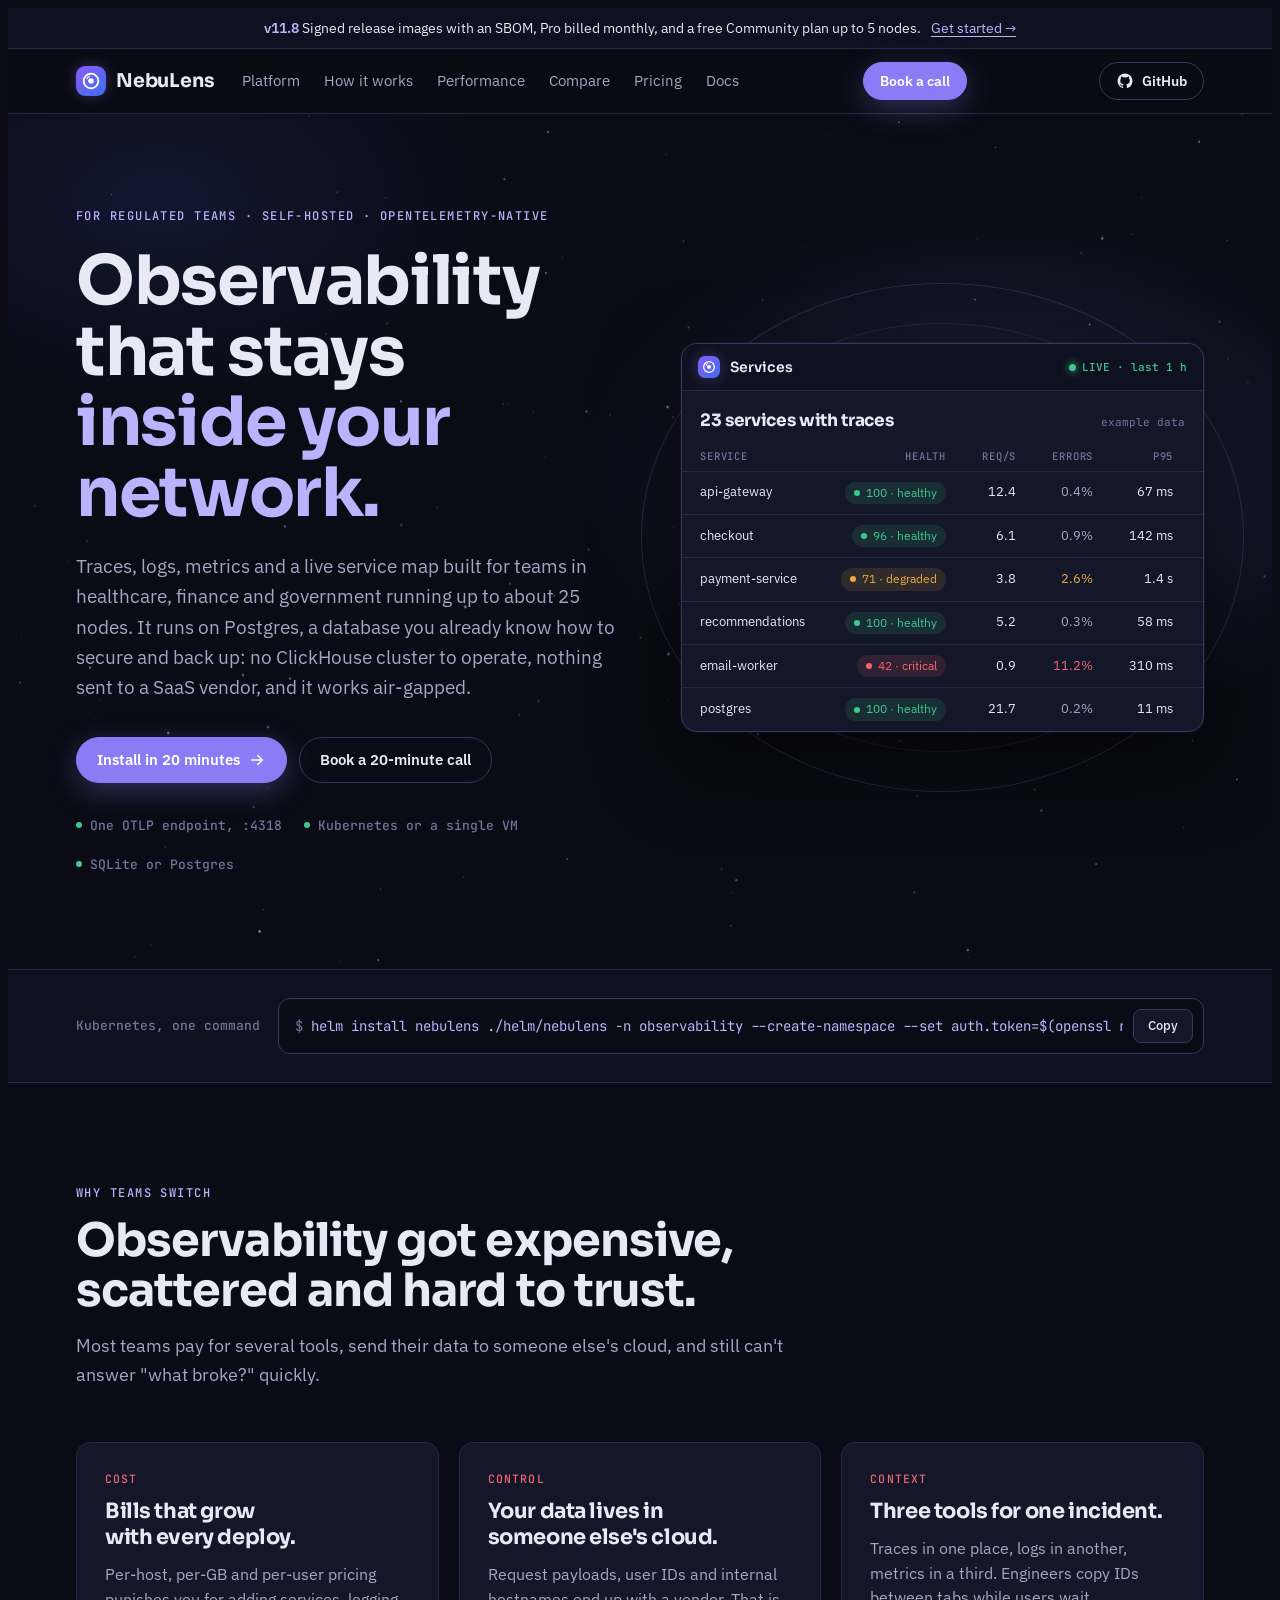
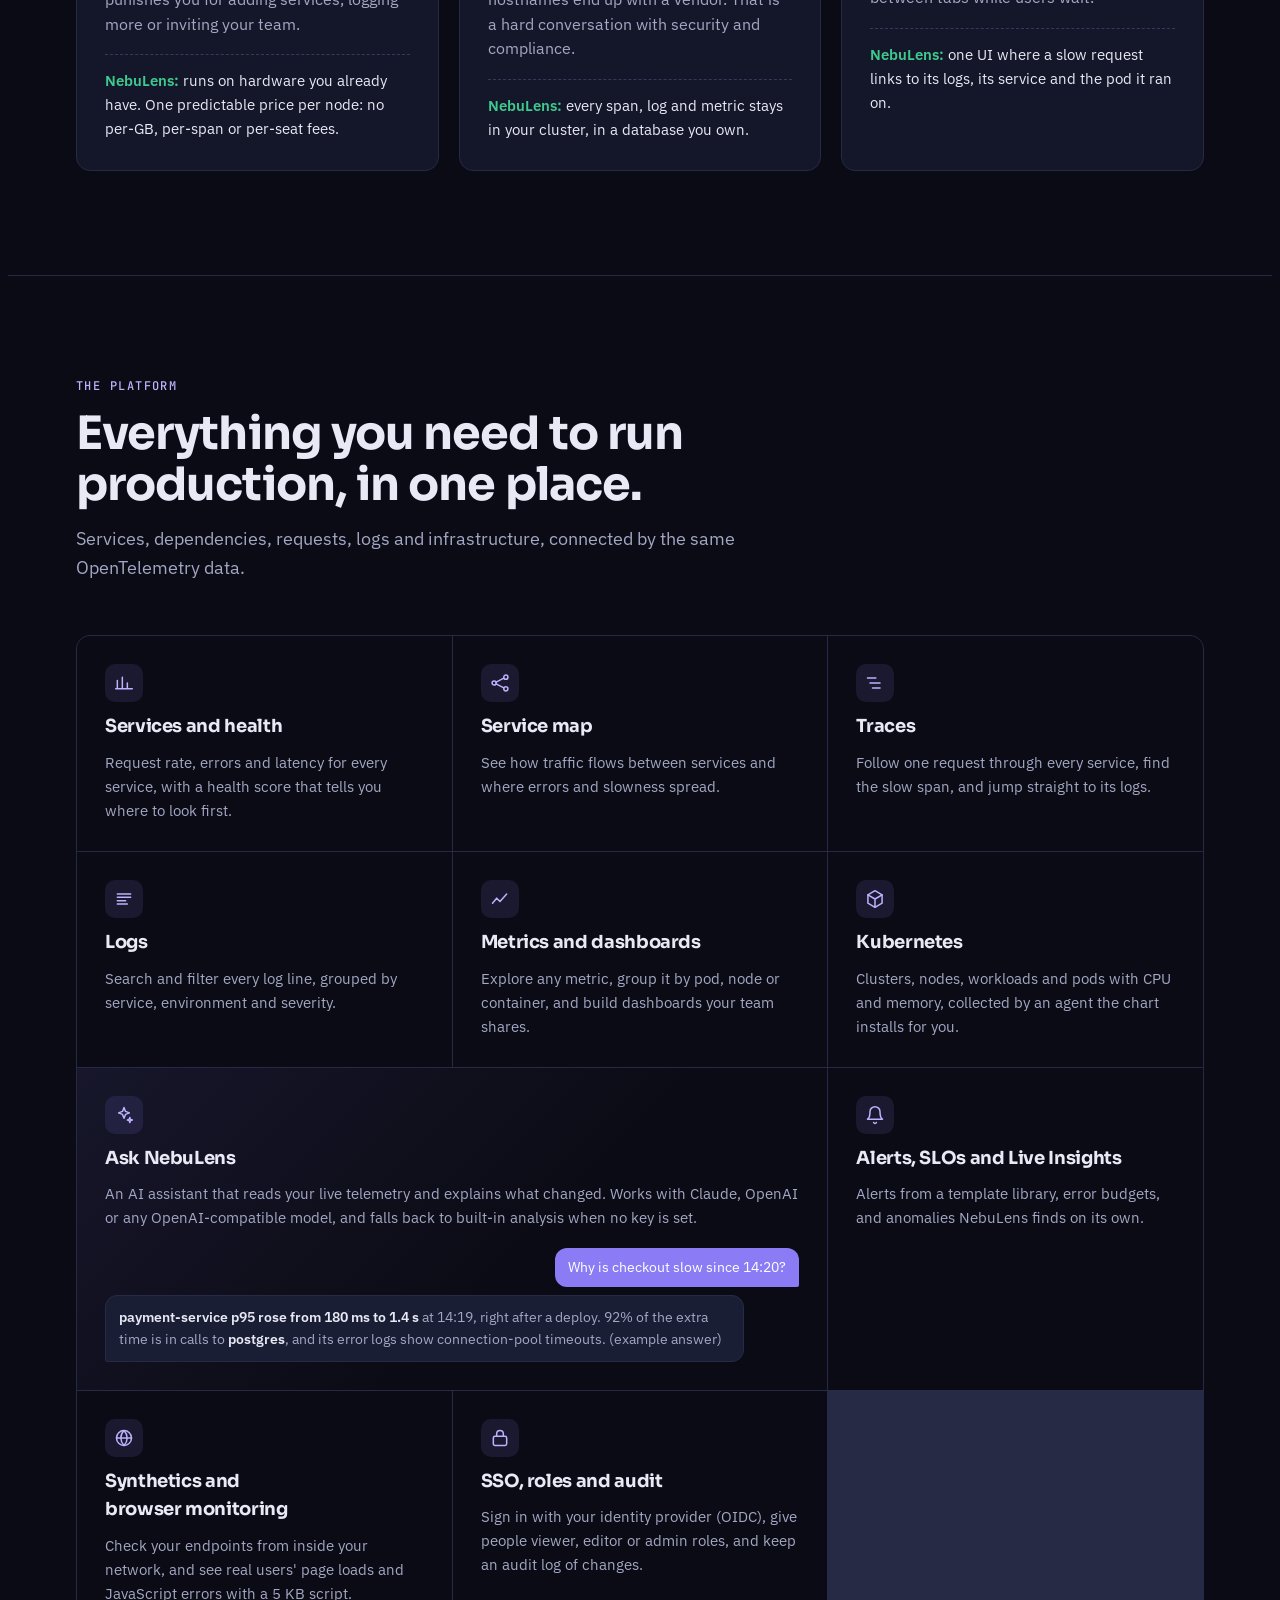
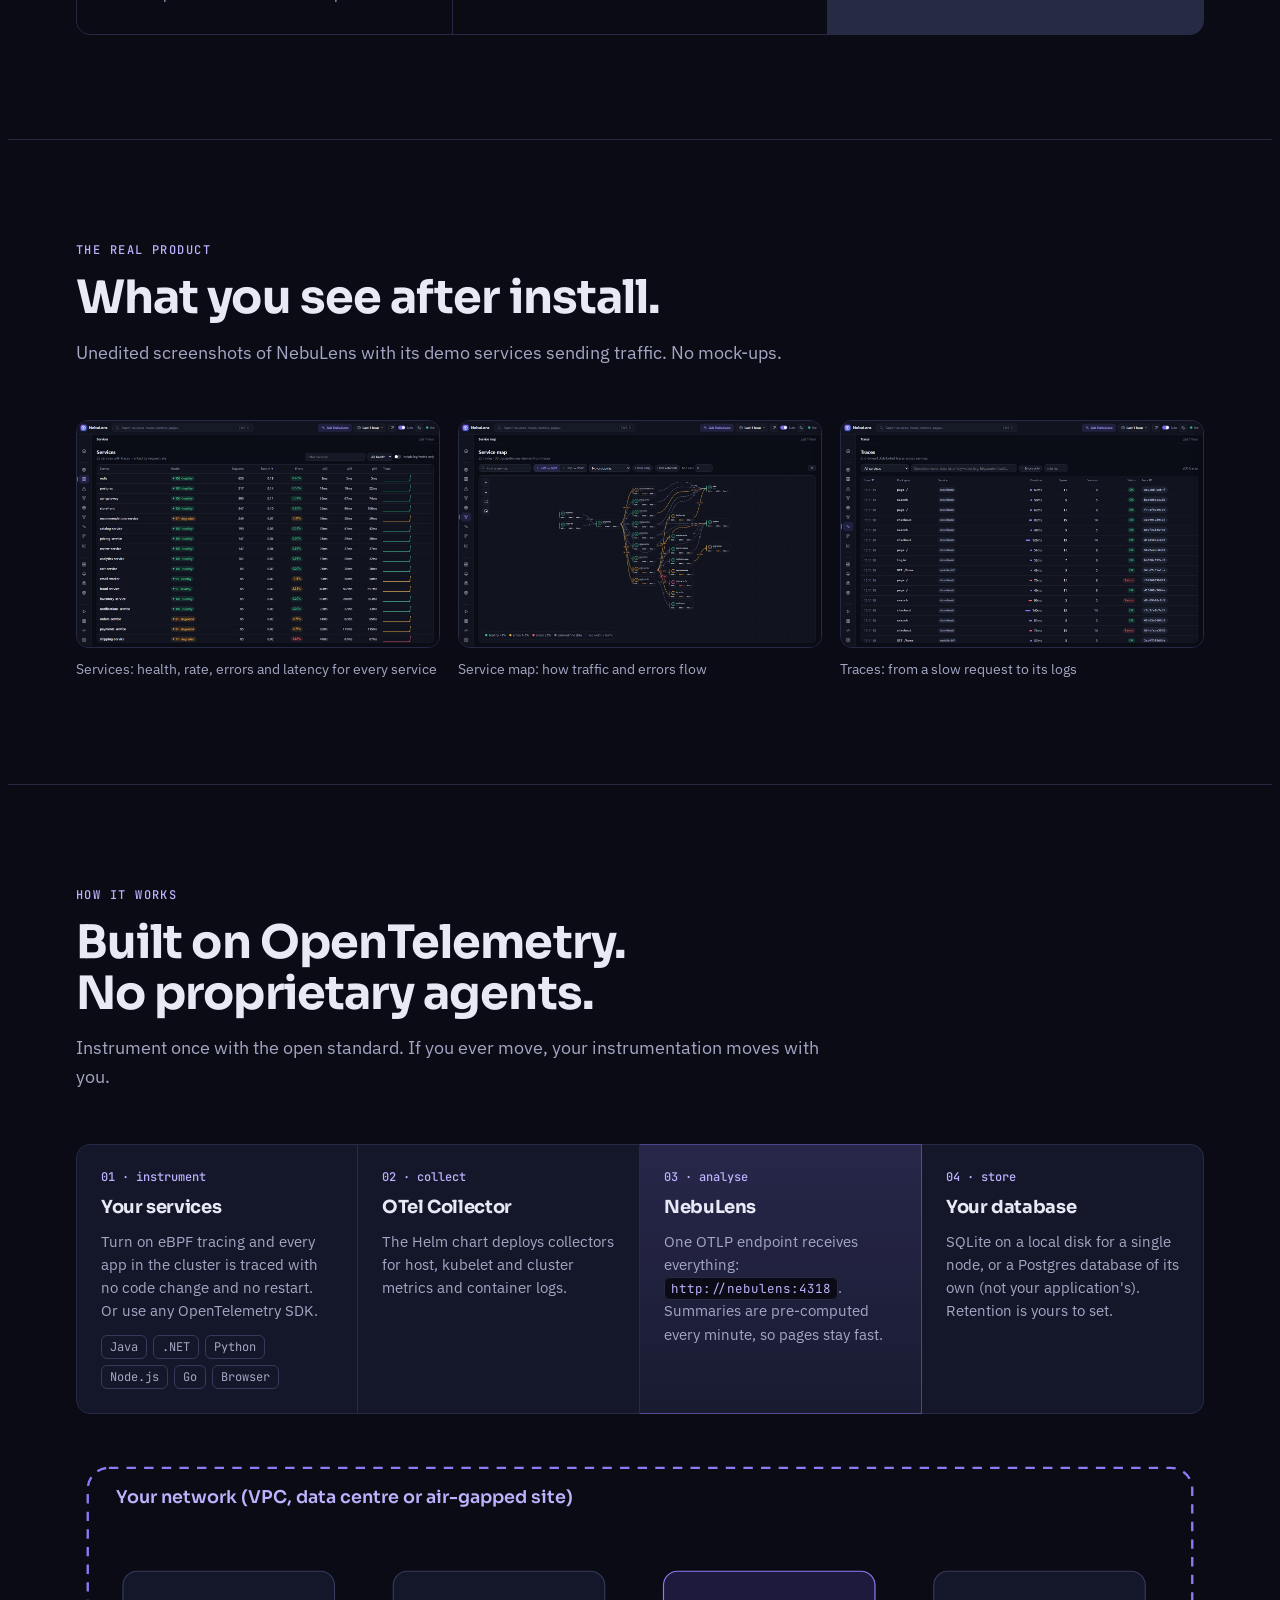
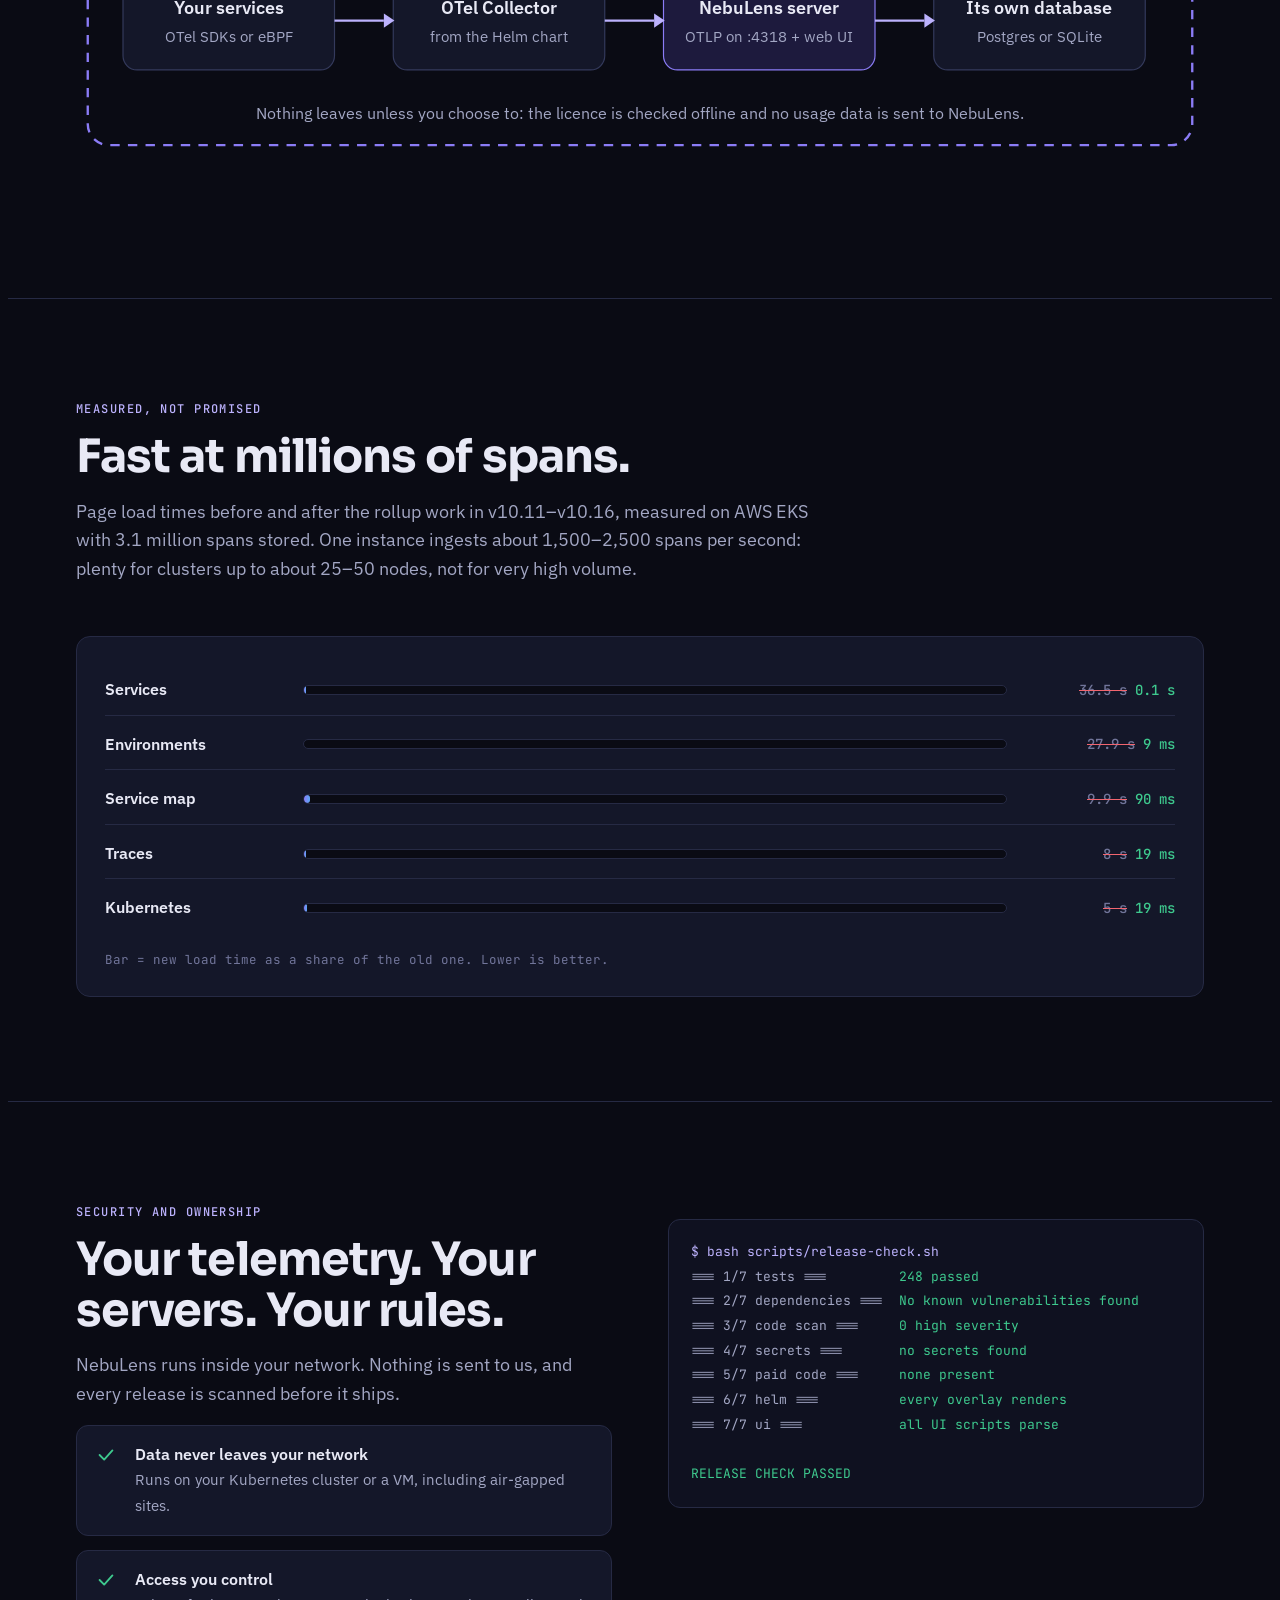
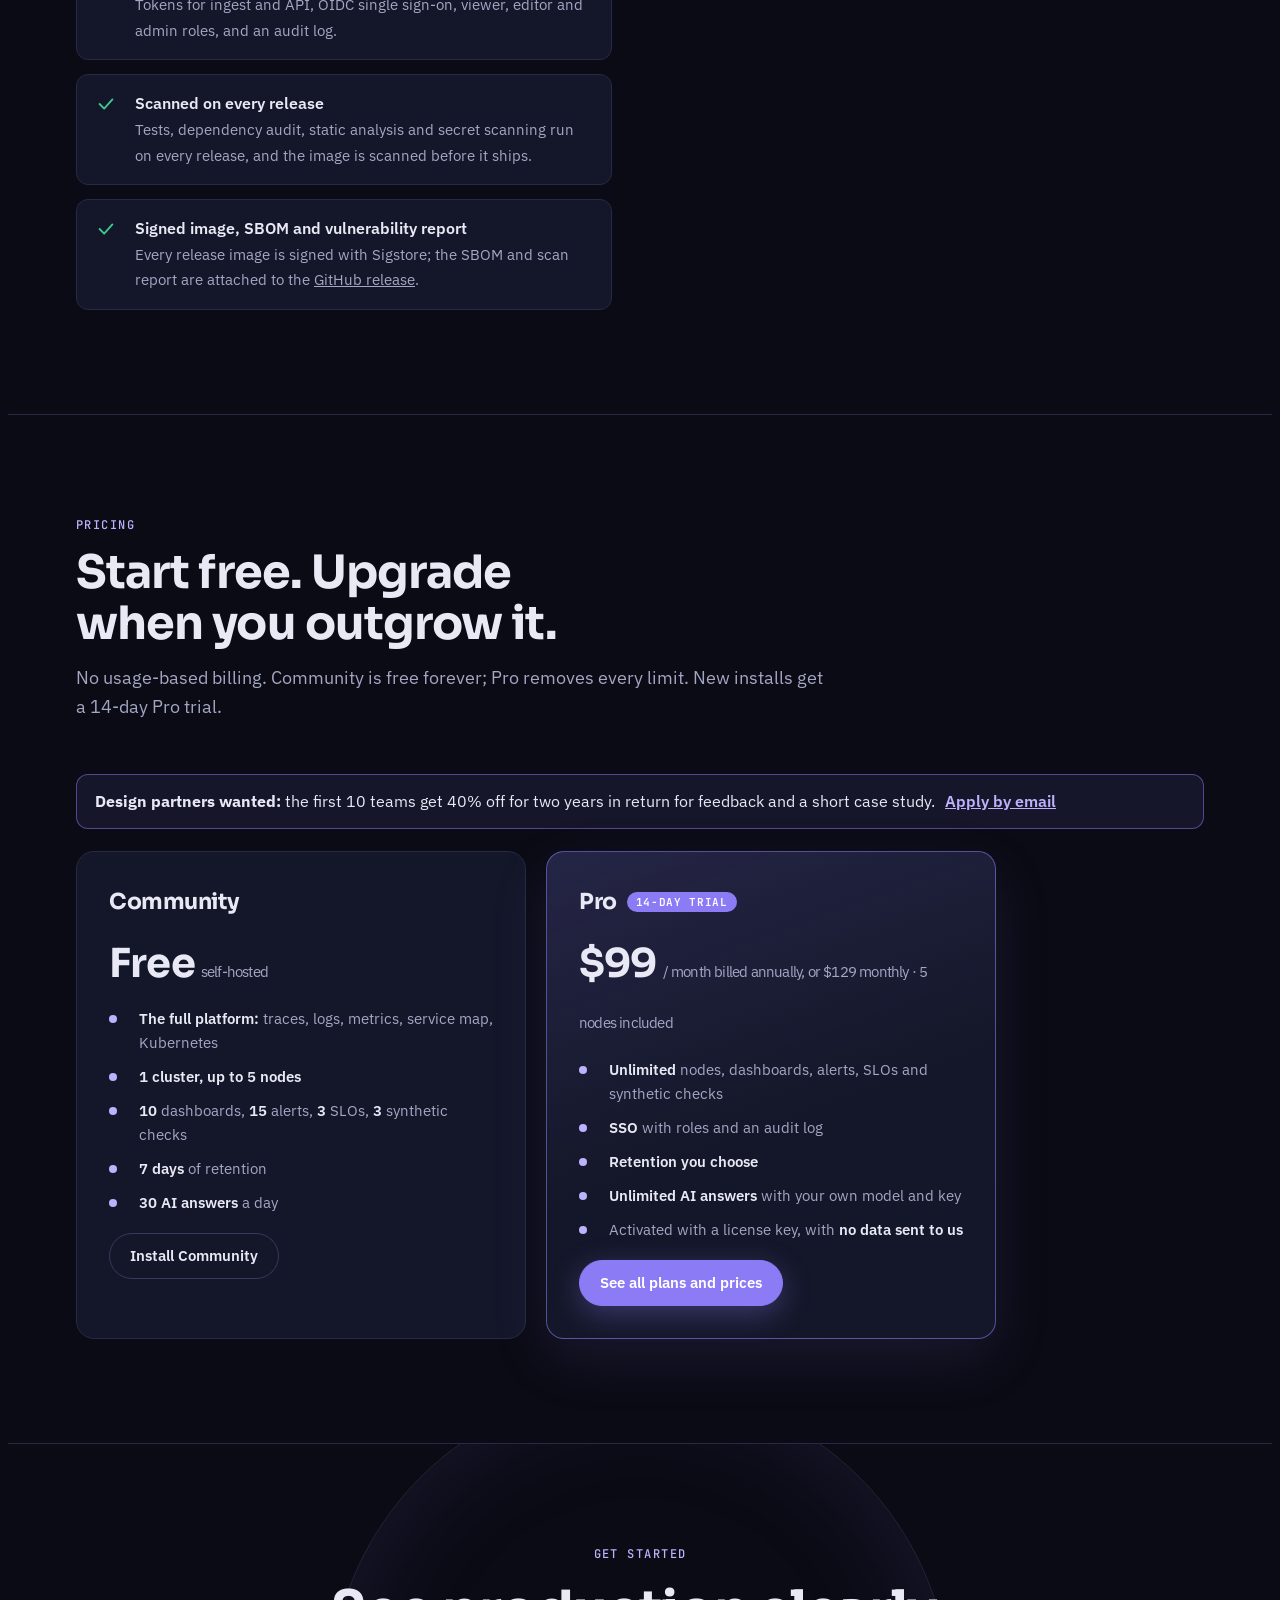
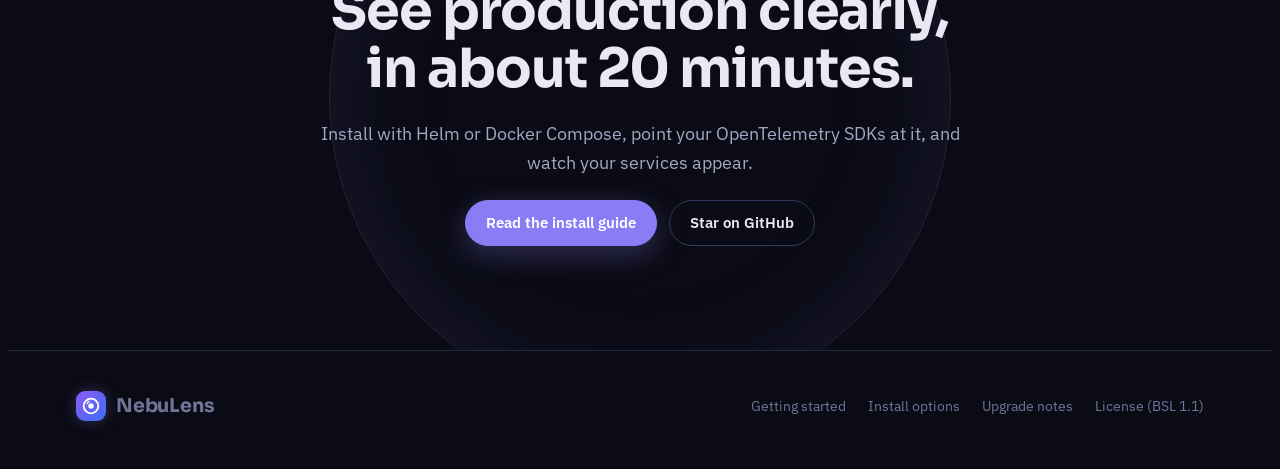
<file: docs/index.html>
<!doctype html>
<html lang="en">
<head>
<meta charset="utf-8">
<meta name="viewport" content="width=device-width, initial-scale=1, viewport-fit=cover">
<link rel="icon" type="image/svg+xml" href="data:image/svg+xml,%3Csvg xmlns=%27http://www.w3.org/2000/svg%27 viewBox=%270 0 24 24%27%3E%3Cdefs%3E%3ClinearGradient id=%27g%27 x1=%270%27 y1=%270%27 x2=%271%27 y2=%271%27%3E%3Cstop offset=%270%27 stop-color=%27%238b5cf6%27/%3E%3Cstop offset=%271%27 stop-color=%27%233d6df2%27/%3E%3C/linearGradient%3E%3C/defs%3E%3Crect width=%2724%27 height=%2724%27 rx=%276%27 fill=%27url(%23g)%27/%3E%3Ccircle cx=%2712%27 cy=%2712%27 r=%277%27 fill=%27none%27 stroke=%27white%27 stroke-width=%272%27/%3E%3Ccircle cx=%2712%27 cy=%2712%27 r=%272.8%27 fill=%27white%27/%3E%3C/svg%3E">
<title>NebuLens</title>
<meta property="og:type" content="website">
<meta property="og:site_name" content="NebuLens">
<meta property="og:title" content="NebuLens">
<meta property="og:description" content="NebuLens: self-hosted, OpenTelemetry-native observability for regulated teams. Traces, logs, metrics and a service map on Postgres: no ClickHouse, no SaaS, works air-gapped.">
<meta property="og:url" content="https://nebulens.dev/">
<meta property="og:image" content="https://nebulens.dev/img/og-card.jpg">
<meta property="og:image:width" content="1200">
<meta property="og:image:height" content="630">
<meta property="og:image:alt" content="NebuLens: observability that stays inside your network">
<meta name="twitter:card" content="summary_large_image">
<link rel="canonical" href="https://nebulens.dev/">
<meta name="claude:viewport-fit-sides" content="cover">
<meta name="description" content="NebuLens: self-hosted, OpenTelemetry-native observability for regulated teams. Traces, logs, metrics and a service map on Postgres: no ClickHouse, no SaaS, works air-gapped.">
<link rel="preconnect" href="https://fonts.googleapis.com">
<link rel="preconnect" href="https://fonts.gstatic.com" crossorigin>
<link rel="stylesheet" href="https://fonts.googleapis.com/css2?family=Sora:wght@400;600;700&family=IBM+Plex+Sans:wght@400;500;600&family=JetBrains+Mono:wght@400;500&display=swap">
<style>
/* Layout: one dark "observatory" column; the hero is a lens looking at a live service table; sections alternate
   between open text and a single framed instrument (install, pipeline, measurements, pricing). */
:root{
  color-scheme:dark;
  --bg:#0a0b14; --bg-2:#0f1120; --panel:#141729; --panel-2:#1a1e34; --line:#262a44; --line-2:#343a5c;
  --text:#e8e9f5; --muted:#a3a7c4; --dim:#71759a;
  --accent:#8b7cf6; --accent-2:#bcb2fd; --accent-ink:#ffffff; --glow:rgba(139,124,246,.32);
  --ok:#3ec98e; --warn:#e9ab3e; --err:#f2656f; --sky:#5aa9f5;
  --display:"Sora","Segoe UI",system-ui,sans-serif;
  --body:"IBM Plex Sans","Segoe UI",system-ui,sans-serif;
  --mono:"JetBrains Mono",ui-monospace,"Cascadia Code",Consolas,monospace;
  --r:14px; --max:1160px;
}
*{box-sizing:border-box}
html{scroll-behavior:smooth}
@media (prefers-reduced-motion:reduce){html{scroll-behavior:auto}*{animation:none!important;transition:none!important}}
body{background:var(--bg);color:var(--text);font:16px/1.6 var(--body);-webkit-font-smoothing:antialiased;overflow-x:hidden}
a{color:inherit}
a:focus-visible,button:focus-visible{outline:2px solid var(--accent-2);outline-offset:3px;border-radius:6px}
.wrap{max-width:var(--max);margin:0 auto;padding-left:max(16px,env(safe-area-inset-left,0px));padding-right:max(16px,env(safe-area-inset-right,0px))}
h1,h2,h3{font-family:var(--display);text-wrap:balance;margin:0;letter-spacing:-.02em}
p{margin:0}
.eyebrow{font:500 12px/1 var(--mono);letter-spacing:.12em;text-transform:uppercase;color:var(--accent-2)}
.muted{color:var(--muted)}
.btn{display:inline-flex;align-items:center;gap:8px;height:46px;padding:0 20px;border-radius:999px;font:600 15px var(--body);text-decoration:none;border:1px solid var(--line-2);color:var(--text);background:transparent;cursor:pointer;transition:border-color .2s,background .2s,transform .2s}
.btn:hover{border-color:var(--accent);transform:translateY(-1px)}
.btn.primary{background:var(--accent);border-color:var(--accent);color:var(--accent-ink);box-shadow:0 8px 30px var(--glow)}
.btn.primary:hover{background:#9a8cf8}
.btn svg{width:18px;height:18px}

/* announcement + nav */
.notice{background:var(--bg-2);border-bottom:1px solid var(--line);font-size:14px}
.notice .wrap{display:flex;justify-content:center;gap:10px;padding-block:9px;flex-wrap:wrap;text-align:center}
.notice b{color:var(--accent-2);font-weight:600}
.notice a{color:var(--accent-2);text-underline-offset:3px}
body::before{content:"";position:fixed;inset:0 0 auto;height:env(safe-area-inset-top,0px);z-index:30;background:var(--bg)}
nav.top{position:sticky;top:env(safe-area-inset-top,0px);z-index:20;background:rgba(10,11,20,.82);backdrop-filter:blur(12px);-webkit-backdrop-filter:blur(12px);border-bottom:1px solid var(--line)}
nav.top .wrap{display:flex;align-items:center;gap:28px;height:64px}
.brand{display:flex;align-items:center;gap:10px;text-decoration:none;font:700 19px var(--display);letter-spacing:-.01em}
.mark{width:30px;height:30px;border-radius:9px;background:linear-gradient(135deg,#8b5cf6,#3d6df2);display:grid;place-items:center;box-shadow:0 0 14px var(--glow);flex:none}
.mark svg{width:22px;height:22px;fill:none;stroke:#fff;stroke-width:2;stroke-linecap:round}
.mark .core{fill:#fff;stroke:none}.mark .glint{stroke-width:1.6;opacity:.85}
.links{display:flex;gap:24px;font-size:15px;color:var(--muted)}
.links a{text-decoration:none}.links a:hover{color:var(--text)}
nav.top .btn{height:38px;padding:0 16px;font-size:14px;margin-left:auto}
@media (max-width:820px){.links{display:none}}

/* hero */
.hero{position:relative;overflow:hidden;border-bottom:1px solid var(--line)}
#sky{position:absolute;inset:0;width:100%;height:100%;display:block}
.hero::after{content:"";position:absolute;inset:0;pointer-events:none;
  background:radial-gradient(600px 380px at 78% 42%,rgba(139,124,246,.20),transparent 70%),radial-gradient(500px 300px at 12% 10%,rgba(61,109,242,.12),transparent 70%)}
.hero .wrap{position:relative;z-index:1;display:grid;grid-template-columns:1.05fr 1fr;gap:56px;align-items:center;padding-block:88px 96px}
.hero h1{font-size:clamp(40px,6vw,68px);line-height:1.04;font-weight:700;margin-top:18px}
.hero h1 em{font-style:normal;color:var(--accent-2)}
nav.top .navcall{margin-right:8px}
@media (max-width:760px){nav.top .navcall{display:none}}
.shots{display:grid;grid-template-columns:repeat(3,1fr);gap:18px}
.shots figure{margin:0;min-width:0}
.shots img{width:100%;height:auto;border-radius:12px;border:1px solid var(--line);display:block}
.shots figcaption{margin-top:10px;color:var(--muted);font-size:14px}
@media (max-width:900px){.shots{grid-template-columns:1fr}}
.arch{margin:28px 0 0;overflow-x:auto}
.arch svg{width:100%;min-width:640px;height:auto;display:block}
.partner{border:1px solid rgba(139,124,246,.5);background:rgba(139,124,246,.1);border-radius:12px;padding:14px 18px;margin-bottom:22px;color:var(--text)}
.partner a{color:var(--accent-2);font-weight:600;margin-left:6px}
.hero .lede{font-size:19px;color:var(--muted);margin-top:22px;max-width:34em}
.hero .cta{display:flex;gap:12px;margin-top:34px;flex-wrap:wrap}
.facts{display:flex;gap:22px;margin-top:34px;flex-wrap:wrap;font:500 13px var(--mono);color:var(--dim)}
.facts span{display:flex;align-items:center;gap:8px}
.facts span::before{content:"";width:6px;height:6px;border-radius:50%;background:var(--ok)}
@media (max-width:920px){.hero .wrap{grid-template-columns:1fr;padding-block:56px 64px}}

/* lens + product mock */
.lens{position:relative;min-width:0}
.ring{position:absolute;inset:-60px -40px;border-radius:50%;border:1px solid rgba(188,178,253,.16);pointer-events:none}
.ring.r2{inset:-20px 0;border-color:rgba(188,178,253,.10)}
.app{position:relative;background:var(--panel);border:1px solid var(--line-2);border-radius:16px;box-shadow:0 30px 80px rgba(0,0,0,.55),0 0 0 1px rgba(139,124,246,.08);overflow:hidden}
.app-bar{display:flex;align-items:center;gap:10px;padding:12px 16px;border-bottom:1px solid var(--line);background:var(--bg-2)}
.app-bar .mark{width:22px;height:22px;border-radius:7px}.app-bar .mark svg{width:16px;height:16px}
.app-bar b{font:600 14px var(--display)}
.app-bar .live{margin-left:auto;font:500 11px var(--mono);color:var(--ok);display:flex;align-items:center;gap:6px}
.app-bar .live::before{content:"";width:7px;height:7px;border-radius:50%;background:var(--ok);box-shadow:0 0 8px var(--ok);animation:pulse 2s infinite}
@keyframes pulse{50%{opacity:.35}}
.app-head{display:flex;justify-content:space-between;align-items:baseline;padding:16px 18px 6px;gap:8px;flex-wrap:wrap}
.app-head h3{font-size:17px}
.app-head small{font:11px var(--mono);color:var(--dim)}
.tbl{width:100%;border-collapse:collapse;font-size:13px;font-variant-numeric:tabular-nums}
.tbl th{font:500 10.5px var(--mono);letter-spacing:.08em;text-transform:uppercase;color:var(--dim);text-align:right;padding:8px 18px;border-bottom:1px solid var(--line)}
.tbl th:first-child,.tbl td:first-child{text-align:left}
.tbl td{padding:10px 18px;border-bottom:1px solid var(--line);text-align:right;white-space:nowrap}
.tbl tr:last-child td{border-bottom:0}
.pill{display:inline-flex;align-items:center;gap:6px;font-size:11.5px;padding:2px 9px;border-radius:999px;background:rgba(62,201,142,.12);color:var(--ok)}
.pill::before{content:"";width:6px;height:6px;border-radius:50%;background:currentColor}
.pill.warn{background:rgba(233,171,62,.13);color:var(--warn)}
.pill.err{background:rgba(242,101,111,.13);color:var(--err)}
.spark{width:72px;height:22px;display:block;margin-left:auto}
.spark path{fill:none;stroke-width:1.6}
.tbl-scroll{overflow-x:auto}
@media (max-width:520px){.tbl .opt{display:none}}

/* install strip */
.install{padding-block:28px;border-bottom:1px solid var(--line);background:var(--bg-2)}
.install .wrap{display:flex;align-items:center;gap:18px;flex-wrap:wrap}
.install .label{font:500 13px var(--mono);color:var(--dim)}
.cmd{flex:1;min-width:0;display:flex;align-items:center;gap:10px;background:var(--bg);border:1px solid var(--line-2);border-radius:12px;padding:10px 10px 10px 16px}
.cmd code{flex:1;min-width:0;overflow-x:auto;white-space:nowrap;font:14px var(--mono);color:var(--accent-2)}
.cmd code::before{content:"$ ";color:var(--dim)}
.copy{height:34px;padding:0 14px;border-radius:8px;border:1px solid var(--line-2);background:var(--panel);color:var(--text);font:500 13px var(--body);cursor:pointer;flex:none}
.copy:hover{border-color:var(--accent)}

/* sections */
section{padding-block:104px;border-bottom:1px solid var(--line)}
.sec-head{max-width:760px;display:grid;gap:16px;margin-bottom:52px}
.sec-head h2{font-size:clamp(30px,4vw,46px);line-height:1.1}
.sec-head p{font-size:18px;color:var(--muted)}

/* the problem */
.problems{display:grid;grid-template-columns:repeat(3,1fr);gap:20px}
.problem{padding:28px;border-radius:var(--r);background:var(--panel);border:1px solid var(--line);display:grid;gap:12px;align-content:start}
.problem .tag{font:500 11.5px var(--mono);letter-spacing:.1em;text-transform:uppercase;color:var(--err)}
.problem h3{font-size:21px;line-height:1.25}
.problem p{color:var(--muted);font-size:15.5px}
.problem .fix{margin-top:6px;padding-top:14px;border-top:1px dashed var(--line-2);font-size:15px;color:var(--text)}
.problem .fix b{color:var(--ok);font-weight:600}
@media (max-width:900px){.problems{grid-template-columns:1fr}}

/* features */
.features{display:grid;grid-template-columns:repeat(3,1fr);gap:1px;background:var(--line);border:1px solid var(--line);border-radius:var(--r);overflow:hidden}
.feature{background:var(--bg);padding:28px;display:grid;gap:10px;align-content:start;min-width:0}
.feature .ico{width:38px;height:38px;border-radius:10px;display:grid;place-items:center;background:rgba(139,124,246,.12);color:var(--accent-2)}
.feature .ico svg{width:20px;height:20px;fill:none;stroke:currentColor;stroke-width:1.8;stroke-linecap:round;stroke-linejoin:round}
.feature h3{font-size:18px}
.feature p{color:var(--muted);font-size:15px}
.feature.wide{grid-column:span 2;background:linear-gradient(135deg,rgba(139,124,246,.10),transparent 60%),var(--bg)}
.ask{margin-top:8px;display:grid;gap:8px;font-size:14px}
.ask .q{justify-self:end;background:var(--accent);color:var(--accent-ink);padding:8px 13px;border-radius:12px 12px 2px 12px;max-width:85%}
.ask .a{background:var(--panel-2);border:1px solid var(--line);padding:10px 13px;border-radius:12px 12px 12px 2px;color:var(--muted);max-width:92%}
.ask .a b{color:var(--text);font-weight:600}
@media (max-width:900px){.features{grid-template-columns:1fr 1fr}.feature.wide{grid-column:span 2}}
@media (max-width:600px){.features{grid-template-columns:1fr}.feature.wide{grid-column:auto}}

/* pipeline */
.pipe{display:grid;grid-template-columns:repeat(4,1fr);gap:0;position:relative}
.stage{padding:24px;border:1px solid var(--line);background:var(--panel);display:grid;gap:8px;align-content:start;position:relative;min-width:0}
.stage:first-child{border-radius:var(--r) 0 0 var(--r)}.stage:last-child{border-radius:0 var(--r) var(--r) 0}
.stage+.stage{border-left:0}
.stage .n{font:500 12px var(--mono);color:var(--accent-2)}
.stage h3{font-size:18px}
.stage p{color:var(--muted);font-size:14.5px}
.stage code{font:12.5px var(--mono);color:var(--accent-2);background:var(--bg);border:1px solid var(--line);border-radius:6px;padding:2px 6px;overflow-wrap:anywhere}
.stage.core{background:linear-gradient(180deg,rgba(139,124,246,.16),rgba(139,124,246,.04)),var(--panel);border-color:rgba(139,124,246,.45)}
.langs{display:flex;flex-wrap:wrap;gap:6px;margin-top:4px}
.langs span{font:12px var(--mono);padding:3px 8px;border-radius:6px;border:1px solid var(--line-2);color:var(--muted)}
@media (max-width:900px){.pipe{grid-template-columns:1fr 1fr}.stage{border-radius:0!important;border-left:1px solid var(--line)!important}.stage:nth-child(n+3){border-top:0}}
@media (max-width:560px){.pipe{grid-template-columns:1fr}.stage+.stage{border-top:0}}

/* measurements */
.bench{background:var(--panel);border:1px solid var(--line);border-radius:var(--r);padding:28px;display:grid;gap:4px}
.bench-row{display:grid;grid-template-columns:180px 1fr 150px;gap:18px;align-items:center;padding:12px 0;border-bottom:1px solid var(--line)}
.bench-row:last-of-type{border-bottom:0}
.bench-row .name{font-weight:600}
.bar{height:10px;border-radius:6px;background:var(--bg);border:1px solid var(--line);position:relative;overflow:hidden}
.bar i{position:absolute;inset:0 auto 0 0;border-radius:6px;background:linear-gradient(90deg,var(--accent),var(--sky))}
.bench-row .t{font:500 14px var(--mono);text-align:right;font-variant-numeric:tabular-nums}
.bench-row .t s{color:var(--dim);text-decoration-color:var(--err);margin-right:8px}
.bench-row .t b{color:var(--ok);font-weight:500}
.bench .note{margin-top:14px;font:12.5px var(--mono);color:var(--dim)}
@media (max-width:640px){.bench-row{grid-template-columns:1fr auto}.bench-row .bar{grid-column:1/-1;order:3}}

/* trust */
.trust{display:grid;grid-template-columns:1fr 1fr;gap:56px;align-items:start}
.checks{display:grid;gap:14px;list-style:none;margin:0;padding:0}
.checks li{display:grid;grid-template-columns:28px 1fr;gap:12px;padding:16px 18px;border:1px solid var(--line);border-radius:12px;background:var(--panel)}
.checks li svg{width:22px;height:22px;fill:none;stroke:var(--ok);stroke-width:2;stroke-linecap:round;stroke-linejoin:round;margin-top:2px}
.checks b{display:block;font-weight:600}
.checks span{color:var(--muted);font-size:15px}
.gate{font:13px/1.9 var(--mono);background:var(--bg-2);border:1px solid var(--line);border-radius:12px;padding:20px 22px;overflow-x:auto;white-space:pre;color:var(--muted)}
.gate .ok{color:var(--ok)}.gate .h{color:var(--accent-2)}
@media (max-width:900px){.trust{grid-template-columns:1fr}}

/* pricing */
.plans{display:grid;grid-template-columns:1fr 1fr;gap:20px;max-width:920px}
.plan{border:1px solid var(--line);border-radius:18px;padding:32px;background:var(--panel);display:grid;gap:18px;align-content:start}
.plan.pro{border-color:rgba(139,124,246,.55);background:linear-gradient(160deg,rgba(139,124,246,.14),transparent 55%),var(--panel);box-shadow:0 20px 60px rgba(139,124,246,.12)}
.plan h3{font-size:22px;display:flex;align-items:center;gap:10px}
.plan .badge{font:600 11px var(--mono);letter-spacing:.06em;padding:3px 9px;border-radius:999px;background:var(--accent);color:var(--accent-ink)}
.price{font:700 40px var(--display);letter-spacing:-.02em}
.price small{font:400 15px var(--body);color:var(--muted);margin-left:6px}
.plan ul{list-style:none;margin:0;padding:0;display:grid;gap:10px;font-size:15px}
.plan li{display:grid;grid-template-columns:20px 1fr;gap:10px;color:var(--muted)}
.plan li::before{content:"";width:8px;height:8px;margin-top:8px;border-radius:50%;background:var(--accent-2)}
.plan li b{color:var(--text);font-weight:600}
.plan .btn{justify-self:start}
@media (max-width:760px){.plans{grid-template-columns:1fr}}

/* closing */
.closing{text-align:center;position:relative;overflow:hidden}
.closing .wrap{position:relative;display:grid;gap:22px;justify-items:center}
.closing::before{content:"";position:absolute;left:50%;top:50%;width:620px;height:620px;max-width:140vw;transform:translate(-50%,-50%);border-radius:50%;border:1px solid rgba(188,178,253,.14);box-shadow:inset 0 0 120px rgba(139,124,246,.12)}
.closing h2{font-size:clamp(32px,5vw,54px);line-height:1.08}
.closing .cta{display:flex;gap:12px;flex-wrap:wrap;justify-content:center}
footer{padding-block:40px;color:var(--dim);font-size:14px}
footer .wrap{display:flex;justify-content:space-between;gap:16px;flex-wrap:wrap;align-items:center}
footer a{text-decoration:none}footer a:hover{color:var(--text)}
footer .fl{display:flex;gap:22px;flex-wrap:wrap}
</style>
</head>
<body>

<div class="notice"><div class="wrap"><span><b>v11.8</b> Signed release images with an SBOM, Pro billed monthly, and a free Community plan up to 5 nodes.</span><a href="https://github.com/syedammarsuhail/nebulens/blob/main/GETTING-STARTED.md">Get started →</a></div></div>

<nav class="top" aria-label="Main">
  <div class="wrap">
    <a class="brand" href="#top" aria-label="NebuLens home">
      <span class="mark" aria-hidden="true"><svg viewBox="0 0 24 24"><circle cx="12" cy="12" r="8"/><circle class="core" cx="12" cy="12" r="3"/><path class="glint" d="M7.6 9.4a5 5 0 0 1 2.6-2.5"/></svg></span>NebuLens
    </a>
    <div class="links"><a href="#platform">Platform</a><a href="#how">How it works</a><a href="#performance">Performance</a><a href="compare.html">Compare</a><a href="pricing.html">Pricing</a><a href="https://github.com/syedammarsuhail/nebulens/blob/main/GETTING-STARTED.md">Docs</a></div>
    <a class="btn primary navcall" href="mailto:sales@nebulens.dev?subject=20-minute%20architecture%20call">Book a call</a>
    <a class="btn" href="https://github.com/syedammarsuhail/nebulens"><svg viewBox="0 0 24 24" fill="currentColor" aria-hidden="true"><path d="M12 2a10 10 0 0 0-3.16 19.49c.5.09.68-.22.68-.48v-1.7c-2.78.6-3.37-1.34-3.37-1.34-.45-1.16-1.11-1.47-1.11-1.47-.91-.62.07-.6.07-.6 1 .07 1.53 1.03 1.53 1.03.9 1.52 2.34 1.08 2.91.83.09-.65.35-1.08.63-1.33-2.22-.25-4.55-1.11-4.55-4.94 0-1.09.39-1.98 1.03-2.68-.1-.25-.45-1.27.1-2.65 0 0 .84-.27 2.75 1.02a9.5 9.5 0 0 1 5 0c1.91-1.29 2.75-1.02 2.75-1.02.55 1.38.2 2.4.1 2.65.64.7 1.03 1.59 1.03 2.68 0 3.84-2.34 4.69-4.57 4.93.36.31.68.92.68 1.85v2.74c0 .27.18.58.69.48A10 10 0 0 0 12 2z"/></svg>GitHub</a>
  </div>
</nav>

<header class="hero" id="top">
  <canvas id="sky" aria-hidden="true"></canvas>
  <div class="wrap">
    <div>
      <span class="eyebrow">For regulated teams · Self-hosted · OpenTelemetry-native</span>
      <h1>Observability that stays <em>inside your network.</em></h1>
      <p class="lede">Traces, logs, metrics and a live service map built for teams in healthcare, finance and government running up to about 25 nodes. It runs on Postgres, a database you already know how to secure and back up: no ClickHouse cluster to operate, nothing sent to a SaaS vendor, and it works air-gapped.</p>
      <div class="cta">
        <a class="btn primary" href="https://github.com/syedammarsuhail/nebulens/blob/main/GETTING-STARTED.md">Install in 20 minutes
          <svg viewBox="0 0 24 24" fill="none" stroke="currentColor" stroke-width="2" stroke-linecap="round" aria-hidden="true"><path d="M5 12h14M13 6l6 6-6 6"/></svg></a>
        <a class="btn" href="mailto:sales@nebulens.dev?subject=20-minute%20architecture%20call&body=Company%3A%0ACluster%20size%20(nodes)%3A%0AWhat%20you%20want%20to%20check%3A%0ATimes%20that%20suit%20you%20(with%20time%20zone)%3A%0A">Book a 20-minute call</a>
      </div>
      <div class="facts"><span>One OTLP endpoint, :4318</span><span>Kubernetes or a single VM</span><span>SQLite or Postgres</span></div>
    </div>

    <div class="lens">
      <div class="ring" aria-hidden="true"></div><div class="ring r2" aria-hidden="true"></div>
      <div class="app" role="img" aria-label="NebuLens services view with example data: six services with health scores, request rates, error rates and p95 latency">
        <div class="app-bar">
          <span class="mark" aria-hidden="true"><svg viewBox="0 0 24 24"><circle cx="12" cy="12" r="8"/><circle class="core" cx="12" cy="12" r="3"/><path class="glint" d="M7.6 9.4a5 5 0 0 1 2.6-2.5"/></svg></span>
          <b>Services</b><span class="live">LIVE · last 1 h</span>
        </div>
        <div class="app-head"><h3>23 services with traces</h3><small>example data</small></div>
        <div class="tbl-scroll">
        <table class="tbl">
          <thead><tr><th>Service</th><th>Health</th><th class="opt">Req/s</th><th>Errors</th><th class="opt">p95</th><th>Trend</th></tr></thead>
          <tbody id="svc"></tbody>
        </table>
        </div>
      </div>
    </div>
  </div>
</header>

<div class="install" id="install">
  <div class="wrap">
    <span class="label">Kubernetes, one command</span>
    <div class="cmd"><code id="cmd">helm install nebulens ./helm/nebulens -n observability --create-namespace --set auth.token=$(openssl rand -hex 24)</code><button class="copy" id="copy" type="button">Copy</button></div>
  </div>
</div>

<section id="why">
  <div class="wrap">
    <div class="sec-head">
      <span class="eyebrow">Why teams switch</span>
      <h2>Observability got expensive, scattered and hard to trust.</h2>
      <p>Most teams pay for several tools, send their data to someone else's cloud, and still can't answer "what broke?" quickly.</p>
    </div>
    <div class="problems">
      <article class="problem">
        <span class="tag">Cost</span>
        <h3>Bills that grow with every deploy.</h3>
        <p>Per-host, per-GB and per-user pricing punishes you for adding services, logging more or inviting your team.</p>
        <p class="fix"><b>NebuLens:</b> runs on hardware you already have. One predictable price per node: no per-GB, per-span or per-seat fees.</p>
      </article>
      <article class="problem">
        <span class="tag">Control</span>
        <h3>Your data lives in someone else's cloud.</h3>
        <p>Request payloads, user IDs and internal hostnames end up with a vendor. That is a hard conversation with security and compliance.</p>
        <p class="fix"><b>NebuLens:</b> every span, log and metric stays in your cluster, in a database you own.</p>
      </article>
      <article class="problem">
        <span class="tag">Context</span>
        <h3>Three tools for one incident.</h3>
        <p>Traces in one place, logs in another, metrics in a third. Engineers copy IDs between tabs while users wait.</p>
        <p class="fix"><b>NebuLens:</b> one UI where a slow request links to its logs, its service and the pod it ran on.</p>
      </article>
    </div>
  </div>
</section>

<section id="platform">
  <div class="wrap">
    <div class="sec-head">
      <span class="eyebrow">The platform</span>
      <h2>Everything you need to run production, in one place.</h2>
      <p>Services, dependencies, requests, logs and infrastructure, connected by the same OpenTelemetry data.</p>
    </div>
    <div class="features">
      <div class="feature"><span class="ico"><svg viewBox="0 0 24 24"><path d="M4 19V9M10 19V5M16 19v-7M22 19H2"/></svg></span><h3>Services and health</h3><p>Request rate, errors and latency for every service, with a health score that tells you where to look first.</p></div>
      <div class="feature"><span class="ico"><svg viewBox="0 0 24 24"><circle cx="5" cy="12" r="2.5"/><circle cx="19" cy="5" r="2.5"/><circle cx="19" cy="19" r="2.5"/><path d="M7.3 11l9.3-4.8M7.3 13l9.3 4.8"/></svg></span><h3>Service map</h3><p>See how traffic flows between services and where errors and slowness spread.</p></div>
      <div class="feature"><span class="ico"><svg viewBox="0 0 24 24"><path d="M3 6h10M6 12h12M9 18h9"/></svg></span><h3>Traces</h3><p>Follow one request through every service, find the slow span, and jump straight to its logs.</p></div>
      <div class="feature"><span class="ico"><svg viewBox="0 0 24 24"><path d="M4 6h16M4 10h16M4 14h10M4 18h12"/></svg></span><h3>Logs</h3><p>Search and filter every log line, grouped by service, environment and severity.</p></div>
      <div class="feature"><span class="ico"><svg viewBox="0 0 24 24"><path d="M3 17l5-6 4 4 8-9"/></svg></span><h3>Metrics and dashboards</h3><p>Explore any metric, group it by pod, node or container, and build dashboards your team shares.</p></div>
      <div class="feature"><span class="ico"><svg viewBox="0 0 24 24"><path d="M12 2l8.5 5v10L12 22l-8.5-5V7z"/><path d="M12 22V12M20.5 7L12 12 3.5 7"/></svg></span><h3>Kubernetes</h3><p>Clusters, nodes, workloads and pods with CPU and memory, collected by an agent the chart installs for you.</p></div>
      <div class="feature wide">
        <span class="ico"><svg viewBox="0 0 24 24"><path d="M12 3l1.8 4.7L18.5 9.5l-4.7 1.8L12 16l-1.8-4.7L5.5 9.5l4.7-1.8z"/><path d="M19 15l.8 2.2L22 18l-2.2.8L19 21l-.8-2.2L16 18l2.2-.8z"/></svg></span>
        <h3>Ask NebuLens</h3>
        <p>An AI assistant that reads your live telemetry and explains what changed. Works with Claude, OpenAI or any OpenAI-compatible model, and falls back to built-in analysis when no key is set.</p>
        <div class="ask" aria-label="Example conversation">
          <div class="q">Why is checkout slow since 14:20?</div>
          <div class="a"><b>payment-service p95 rose from 180 ms to 1.4 s</b> at 14:19, right after a deploy. 92% of the extra time is in calls to <b>postgres</b>, and its error logs show connection-pool timeouts. <span class="muted">(example answer)</span></div>
        </div>
      </div>
      <div class="feature"><span class="ico"><svg viewBox="0 0 24 24"><path d="M6 8a6 6 0 0 1 12 0c0 7 3 9 3 9H3s3-2 3-9"/><path d="M10.3 21a1.9 1.9 0 0 0 3.4 0"/></svg></span><h3>Alerts, SLOs and Live Insights</h3><p>Alerts from a template library, error budgets, and anomalies NebuLens finds on its own.</p></div>
      <div class="feature"><span class="ico"><svg viewBox="0 0 24 24"><circle cx="12" cy="12" r="9"/><path d="M3 12h18M12 3c2.5 2.7 3.8 5.7 3.8 9s-1.3 6.3-3.8 9c-2.5-2.7-3.8-5.7-3.8-9S9.5 5.7 12 3z"/></svg></span><h3>Synthetics and browser monitoring</h3><p>Check your endpoints from inside your network, and see real users' page loads and JavaScript errors with a 5 KB script.</p></div>
      <div class="feature"><span class="ico"><svg viewBox="0 0 24 24"><rect x="4" y="10" width="16" height="11" rx="2"/><path d="M8 10V7a4 4 0 0 1 8 0v3"/></svg></span><h3>SSO, roles and audit</h3><p>Sign in with your identity provider (OIDC), give people viewer, editor or admin roles, and keep an audit log of changes.</p></div>
    </div>
  </div>
</section>

<section id="screens">
  <div class="wrap">
    <div class="sec-head">
      <span class="eyebrow">The real product</span>
      <h2>What you see after install.</h2>
      <p>Unedited screenshots of NebuLens with its demo services sending traffic. No mock-ups.</p>
    </div>
    <div class="shots">
      <figure><a href="img/shot-services.jpg"><img src="img/shot-services.jpg" alt="NebuLens Services view: request rate, error rate and latency per service" loading="lazy" width="1440" height="900"></a><figcaption>Services: health, rate, errors and latency for every service</figcaption></figure>
      <figure><a href="img/shot-map.jpg"><img src="img/shot-map.jpg" alt="NebuLens service map showing calls between demo services" loading="lazy" width="1440" height="900"></a><figcaption>Service map: how traffic and errors flow</figcaption></figure>
      <figure><a href="img/shot-traces.jpg"><img src="img/shot-traces.jpg" alt="NebuLens traces list with durations and status" loading="lazy" width="1440" height="900"></a><figcaption>Traces: from a slow request to its logs</figcaption></figure>
    </div>
  </div>
</section>

<section id="how">
  <div class="wrap">
    <div class="sec-head">
      <span class="eyebrow">How it works</span>
      <h2>Built on OpenTelemetry. No proprietary agents.</h2>
      <p>Instrument once with the open standard. If you ever move, your instrumentation moves with you.</p>
    </div>
    <div class="pipe">
      <div class="stage"><span class="n">01 · instrument</span><h3>Your services</h3><p>Turn on eBPF tracing and every app in the cluster is traced with no code change and no restart. Or use any OpenTelemetry SDK.</p><div class="langs"><span>Java</span><span>.NET</span><span>Python</span><span>Node.js</span><span>Go</span><span>Browser</span></div></div>
      <div class="stage"><span class="n">02 · collect</span><h3>OTel Collector</h3><p>The Helm chart deploys collectors for host, kubelet and cluster metrics and container logs.</p></div>
      <div class="stage core"><span class="n">03 · analyse</span><h3>NebuLens</h3><p>One OTLP endpoint receives everything: <code>http://nebulens:4318</code>. Summaries are pre-computed every minute, so pages stay fast.</p></div>
      <div class="stage"><span class="n">04 · store</span><h3>Your database</h3><p>SQLite on a local disk for a single node, or a Postgres database of its own (not your application's). Retention is yours to set.</p></div>
    </div>
    <figure class="arch" role="img" aria-label="Architecture: inside your network, your services send OpenTelemetry data to the collector, then to the NebuLens server, which stores it in its own Postgres or SQLite. Nothing crosses the network boundary unless you connect an outside AI model or alert webhook.">
      <svg viewBox="0 0 960 300" xmlns="http://www.w3.org/2000/svg">
        <rect x="10" y="22" width="940" height="236" rx="18" fill="none" stroke="#8b7cf6" stroke-width="2" stroke-dasharray="8 7"/>
        <text x="34" y="52" fill="#bcb2fd" font-size="15" font-family="Sora, sans-serif" font-weight="600">Your network (VPC, data centre or air-gapped site)</text>
        <g font-family="IBM Plex Sans, sans-serif" font-size="15" text-anchor="middle">
          <rect x="40" y="110" width="180" height="84" rx="12" fill="#141729" stroke="#343a5c"/><text x="130" y="146" fill="#e8e9f5" font-weight="600">Your services</text><text x="130" y="170" fill="#a3a7c4" font-size="13">OTel SDKs or eBPF</text>
          <rect x="270" y="110" width="180" height="84" rx="12" fill="#141729" stroke="#343a5c"/><text x="360" y="146" fill="#e8e9f5" font-weight="600">OTel Collector</text><text x="360" y="170" fill="#a3a7c4" font-size="13">from the Helm chart</text>
          <rect x="500" y="110" width="180" height="84" rx="12" fill="#1d1a3d" stroke="#8b7cf6"/><text x="590" y="146" fill="#e8e9f5" font-weight="600">NebuLens server</text><text x="590" y="170" fill="#a3a7c4" font-size="13">OTLP on :4318 + web UI</text>
          <rect x="730" y="110" width="180" height="84" rx="12" fill="#141729" stroke="#343a5c"/><text x="820" y="146" fill="#e8e9f5" font-weight="600">Its own database</text><text x="820" y="170" fill="#a3a7c4" font-size="13">Postgres or SQLite</text>
        </g>
        <g stroke="#bcb2fd" stroke-width="2" fill="none"><path d="M220 152h42"/><path d="M450 152h42"/><path d="M680 152h42"/></g>
        <g fill="#bcb2fd"><path d="M262 146l9 6-9 6z"/><path d="M492 146l9 6-9 6z"/><path d="M722 146l9 6-9 6z"/></g>
        <text x="480" y="236" fill="#a3a7c4" font-size="14" text-anchor="middle" font-family="IBM Plex Sans, sans-serif">Nothing leaves unless you choose to: the licence is checked offline and no usage data is sent to NebuLens.</text>
      </svg>
    </figure>
  </div>
</section>

<section id="performance">
  <div class="wrap">
    <div class="sec-head">
      <span class="eyebrow">Measured, not promised</span>
      <h2>Fast at millions of spans.</h2>
      <p>Page load times before and after the rollup work in v10.11–v10.16, measured on AWS EKS with 3.1 million spans stored. One instance ingests about 1,500–2,500 spans per second: plenty for clusters up to about 25–50 nodes, not for very high volume.</p>
    </div>
    <div class="bench" id="bench" role="table" aria-label="Page load times before and after">
      <div class="bench-row" role="row"><span class="name" role="cell">Services</span><div class="bar" role="cell"><i style="width:0.3%"></i></div><span class="t" role="cell"><s>36.5 s</s><b>0.1 s</b></span></div>
      <div class="bench-row" role="row"><span class="name" role="cell">Environments</span><div class="bar" role="cell"><i style="width:0.03%"></i></div><span class="t" role="cell"><s>27.9 s</s><b>9 ms</b></span></div>
      <div class="bench-row" role="row"><span class="name" role="cell">Service map</span><div class="bar" role="cell"><i style="width:0.9%"></i></div><span class="t" role="cell"><s>9.9 s</s><b>90 ms</b></span></div>
      <div class="bench-row" role="row"><span class="name" role="cell">Traces</span><div class="bar" role="cell"><i style="width:0.24%"></i></div><span class="t" role="cell"><s>8 s</s><b>19 ms</b></span></div>
      <div class="bench-row" role="row"><span class="name" role="cell">Kubernetes</span><div class="bar" role="cell"><i style="width:0.38%"></i></div><span class="t" role="cell"><s>5 s</s><b>19 ms</b></span></div>
      <p class="note">Bar = new load time as a share of the old one. Lower is better.</p>
    </div>
  </div>
</section>

<section id="security">
  <div class="wrap trust">
    <div class="sec-head" style="margin-bottom:0">
      <span class="eyebrow">Security and ownership</span>
      <h2>Your telemetry. Your servers. Your rules.</h2>
      <p>NebuLens runs inside your network. Nothing is sent to us, and every release is scanned before it ships.</p>
      <ul class="checks">
        <li><svg viewBox="0 0 24 24"><path d="M5 12l5 5 9-10"/></svg><div><b>Data never leaves your network</b><span>Runs on your Kubernetes cluster or a VM, including air-gapped sites.</span></div></li>
        <li><svg viewBox="0 0 24 24"><path d="M5 12l5 5 9-10"/></svg><div><b>Access you control</b><span>Tokens for ingest and API, OIDC single sign-on, viewer, editor and admin roles, and an audit log.</span></div></li>
        <li><svg viewBox="0 0 24 24"><path d="M5 12l5 5 9-10"/></svg><div><b>Scanned on every release</b><span>Tests, dependency audit, static analysis and secret scanning run on every release, and the image is scanned before it ships.</span></div></li>
        <li><svg viewBox="0 0 24 24"><path d="M5 12l5 5 9-10"/></svg><div><b>Signed image, SBOM and vulnerability report</b><span>Every release image is signed with Sigstore; the SBOM and scan report are attached to the <a href="https://github.com/syedammarsuhail/nebulens/releases">GitHub release</a>.</span></div></li>
      </ul>
    </div>
    <pre class="gate" aria-label="Output of the release check"><span class="h">$ bash scripts/release-check.sh</span>
=== 1/7 tests ===         <span class="ok">248 passed</span>
=== 2/7 dependencies ===  <span class="ok">No known vulnerabilities found</span>
=== 3/7 code scan ===     <span class="ok">0 high severity</span>
=== 4/7 secrets ===       <span class="ok">no secrets found</span>
=== 5/7 paid code ===     <span class="ok">none present</span>
=== 6/7 helm ===          <span class="ok">every overlay renders</span>
=== 7/7 ui ===            <span class="ok">all UI scripts parse</span>

<span class="ok">RELEASE CHECK PASSED</span></pre>
  </div>
</section>

<section id="pricing">
  <div class="wrap">
    <div class="sec-head">
      <span class="eyebrow">Pricing</span>
      <h2>Start free. Upgrade when you outgrow it.</h2>
      <p>No usage-based billing. Community is free forever; Pro removes every limit. New installs get a 14-day Pro trial.</p>
    </div>
    <div class="partner"><b>Design partners wanted:</b> the first 10 teams get 40% off for two years in return for feedback and a short case study. <a href="mailto:sales@nebulens.dev?subject=Design%20partner%20programme&body=Company%3A%0ACluster%20size%20(nodes)%3A%0AWhat%20you%20want%20to%20check%3A%0ATimes%20that%20suit%20you%20(with%20time%20zone)%3A%0A">Apply by email</a></div>
    <div class="plans">
      <div class="plan">
        <h3>Community</h3>
        <div class="price">Free<small>self-hosted</small></div>
        <ul>
          <li><span><b>The full platform:</b> traces, logs, metrics, service map, Kubernetes</span></li>
          <li><span><b>1 cluster, up to 5 nodes</b></span></li>
          <li><span><b>10</b> dashboards, <b>15</b> alerts, <b>3</b> SLOs, <b>3</b> synthetic checks</span></li>
          <li><span><b>7 days</b> of retention</span></li>
          <li><span><b>30 AI answers</b> a day</span></li>
        </ul>
        <a class="btn" href="https://github.com/syedammarsuhail/nebulens/blob/main/GETTING-STARTED.md">Install Community</a>
      </div>
      <div class="plan pro">
        <h3>Pro <span class="badge">14-DAY TRIAL</span></h3>
        <div class="price">$99<small>/ month billed annually, or $129 monthly · 5 nodes included</small></div>
        <ul>
          <li><span><b>Unlimited</b> nodes, dashboards, alerts, SLOs and synthetic checks</span></li>
          <li><span><b>SSO</b> with roles and an audit log</span></li>
          <li><span><b>Retention you choose</b></span></li>
          <li><span><b>Unlimited AI answers</b> with your own model and key</span></li>
          <li><span>Activated with a license key, with <b>no data sent to us</b></span></li>
        </ul>
        <a class="btn primary" href="pricing.html">See all plans and prices</a>
      </div>
    </div>
  </div>
</section>

<section class="closing">
  <div class="wrap">
    <span class="eyebrow">Get started</span>
    <h2>See production clearly, in about 20 minutes.</h2>
    <p class="muted" style="max-width:38em;font-size:18px">Install with Helm or Docker Compose, point your OpenTelemetry SDKs at it, and watch your services appear.</p>
    <div class="cta">
      <a class="btn primary" href="https://github.com/syedammarsuhail/nebulens/blob/main/GETTING-STARTED.md">Read the install guide</a>
      <a class="btn" href="https://github.com/syedammarsuhail/nebulens">Star on GitHub</a>
    </div>
  </div>
</section>

<footer>
  <div class="wrap">
    <a class="brand" href="#top" aria-label="NebuLens home"><span class="mark" aria-hidden="true"><svg viewBox="0 0 24 24"><circle cx="12" cy="12" r="8"/><circle class="core" cx="12" cy="12" r="3"/><path class="glint" d="M7.6 9.4a5 5 0 0 1 2.6-2.5"/></svg></span>NebuLens</a>
    <div class="fl">
      <a href="https://github.com/syedammarsuhail/nebulens/blob/main/GETTING-STARTED.md">Getting started</a>
      <a href="https://github.com/syedammarsuhail/nebulens/blob/main/ON-PREM.md">Install options</a>
      <a href="https://github.com/syedammarsuhail/nebulens/blob/main/UPGRADE.md">Upgrade notes</a>
      <a href="https://github.com/syedammarsuhail/nebulens/blob/main/LICENSE">License (BSL 1.1)</a>
    </div>
  </div>
</footer>

<script>
(function () {
  // Example rows for the hero's services table (clearly labelled "example data" in the UI).
  var rows = [
    ["api-gateway", 100, "ok", "12.4", "0.4%", "67 ms", [6,7,6,8,7,9,8,9,10,9]],
    ["checkout", 96, "ok", "6.1", "0.9%", "142 ms", [5,6,6,5,7,6,7,8,7,8]],
    ["payment-service", 71, "warn", "3.8", "2.6%", "1.4 s", [3,3,4,3,4,6,9,12,11,13]],
    ["recommendations", 100, "ok", "5.2", "0.3%", "58 ms", [7,6,7,7,6,7,8,7,7,8]],
    ["email-worker", 42, "err", "0.9", "11.2%", "310 ms", [2,2,3,2,6,9,8,10,12,11]],
    ["postgres", 100, "ok", "21.7", "0.2%", "11 ms", [8,9,8,9,9,10,9,10,10,11]]
  ];
  var colors = { ok: "var(--ok)", warn: "var(--warn)", err: "var(--err)" };
  var labels = { ok: "healthy", warn: "degraded", err: "critical" };
  var tb = document.getElementById("svc");
  rows.forEach(function (r) {
    var max = Math.max.apply(null, r[6]), min = Math.min.apply(null, r[6]);
    var pts = r[6].map(function (v, i) { return (i * 72 / 9).toFixed(1) + "," + (19 - (v - min) / ((max - min) || 1) * 16).toFixed(1); });
    var tr = document.createElement("tr");
    tr.innerHTML = "<td>" + r[0] + "</td><td><span class='pill " + (r[2] === "ok" ? "" : r[2]) + "'>" + r[1] + " · " + labels[r[2]] + "</span></td>" +
      "<td class='opt'>" + r[3] + "</td><td style='color:" + (r[2] === "ok" ? "var(--muted)" : colors[r[2]]) + "'>" + r[4] + "</td>" +
      "<td class='opt'>" + r[5] + "</td><td><svg class='spark' viewBox='0 0 72 22' aria-hidden='true'><path stroke='" + colors[r[2]] + "' d='M" + pts.join(" L") + "'/></svg></td>";
    tb.appendChild(tr);
  });

  // Copy the install command.
  var btn = document.getElementById("copy"), code = document.getElementById("cmd");
  btn.addEventListener("click", function () {
    var done = function () { btn.textContent = "Copied"; setTimeout(function () { btn.textContent = "Copy"; }, 1600); };
    var select = function () { var r = document.createRange(); r.selectNodeContents(code); var s = getSelection(); s.removeAllRanges(); s.addRange(r); btn.textContent = "Press Ctrl+C"; };
    try { navigator.clipboard.writeText(code.textContent).then(done, select); } catch (e) { select(); }
  });

  // A quiet star field behind the hero; it twinkles only when motion is allowed.
  var cv = document.getElementById("sky"), ctx = cv.getContext("2d"), stars = [], still = matchMedia("(prefers-reduced-motion: reduce)").matches;
  function size() {
    var r = cv.getBoundingClientRect(), d = Math.min(window.devicePixelRatio || 1, 2);
    cv.width = r.width * d; cv.height = r.height * d; ctx.setTransform(d, 0, 0, d, 0, 0);
    stars = [];
    var n = Math.round(r.width * r.height / 5200);
    for (var i = 0; i < n; i++) stars.push({ x: Math.random() * r.width, y: Math.random() * r.height, r: Math.random() * 1.1 + .2, a: Math.random() * .6 + .15, p: Math.random() * 6.28 });
    draw(0);
  }
  function draw(t) {
    var r = cv.getBoundingClientRect();
    ctx.clearRect(0, 0, r.width, r.height);
    for (var i = 0; i < stars.length; i++) {
      var s = stars[i], a = still ? s.a : s.a * (.65 + .35 * Math.sin(t / 1400 + s.p));
      ctx.globalAlpha = a; ctx.fillStyle = i % 7 ? "#dcd8ff" : "#9fc3ff";
      ctx.beginPath(); ctx.arc(s.x, s.y, s.r, 0, 6.283); ctx.fill();
    }
    ctx.globalAlpha = 1;
  }
  size();
  addEventListener("resize", size);
  if (!still) (function loop(t) { draw(t); requestAnimationFrame(loop); })(0);
})();
</script>

</body>
</html>
</file>
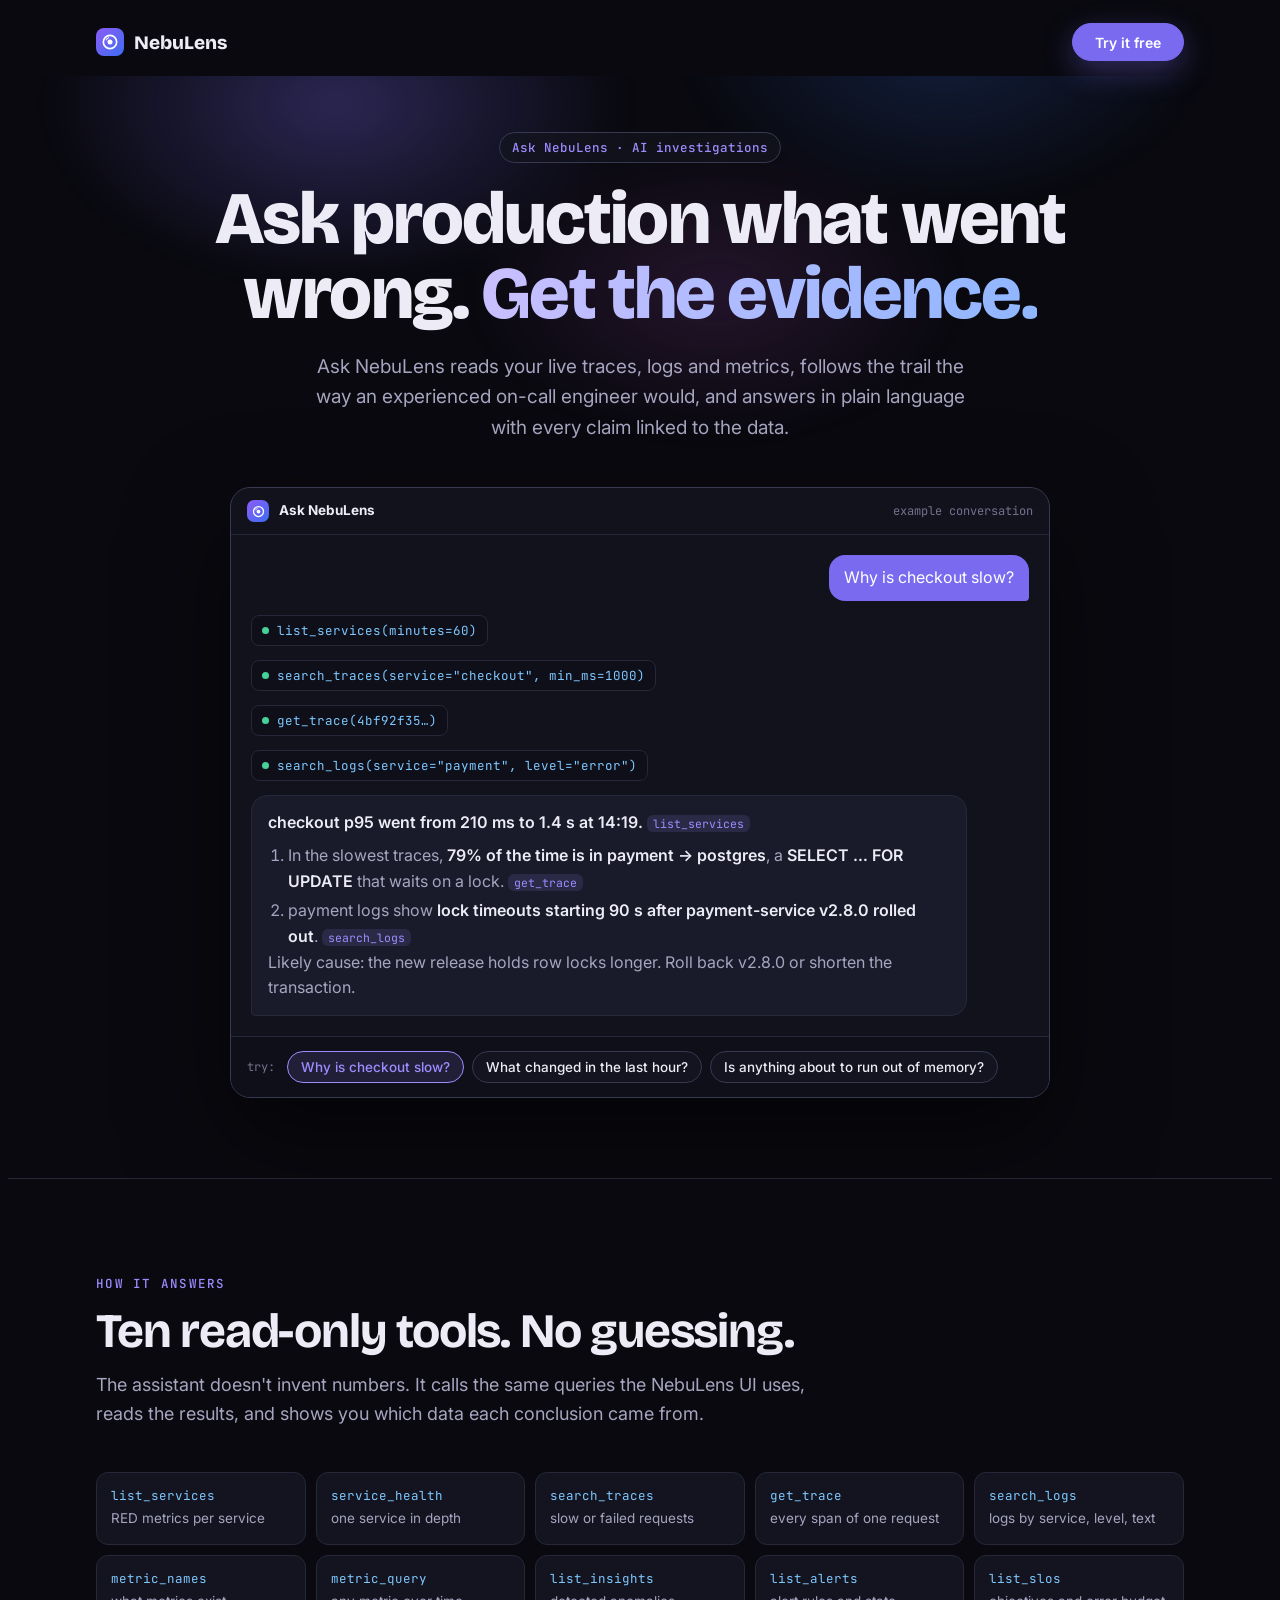
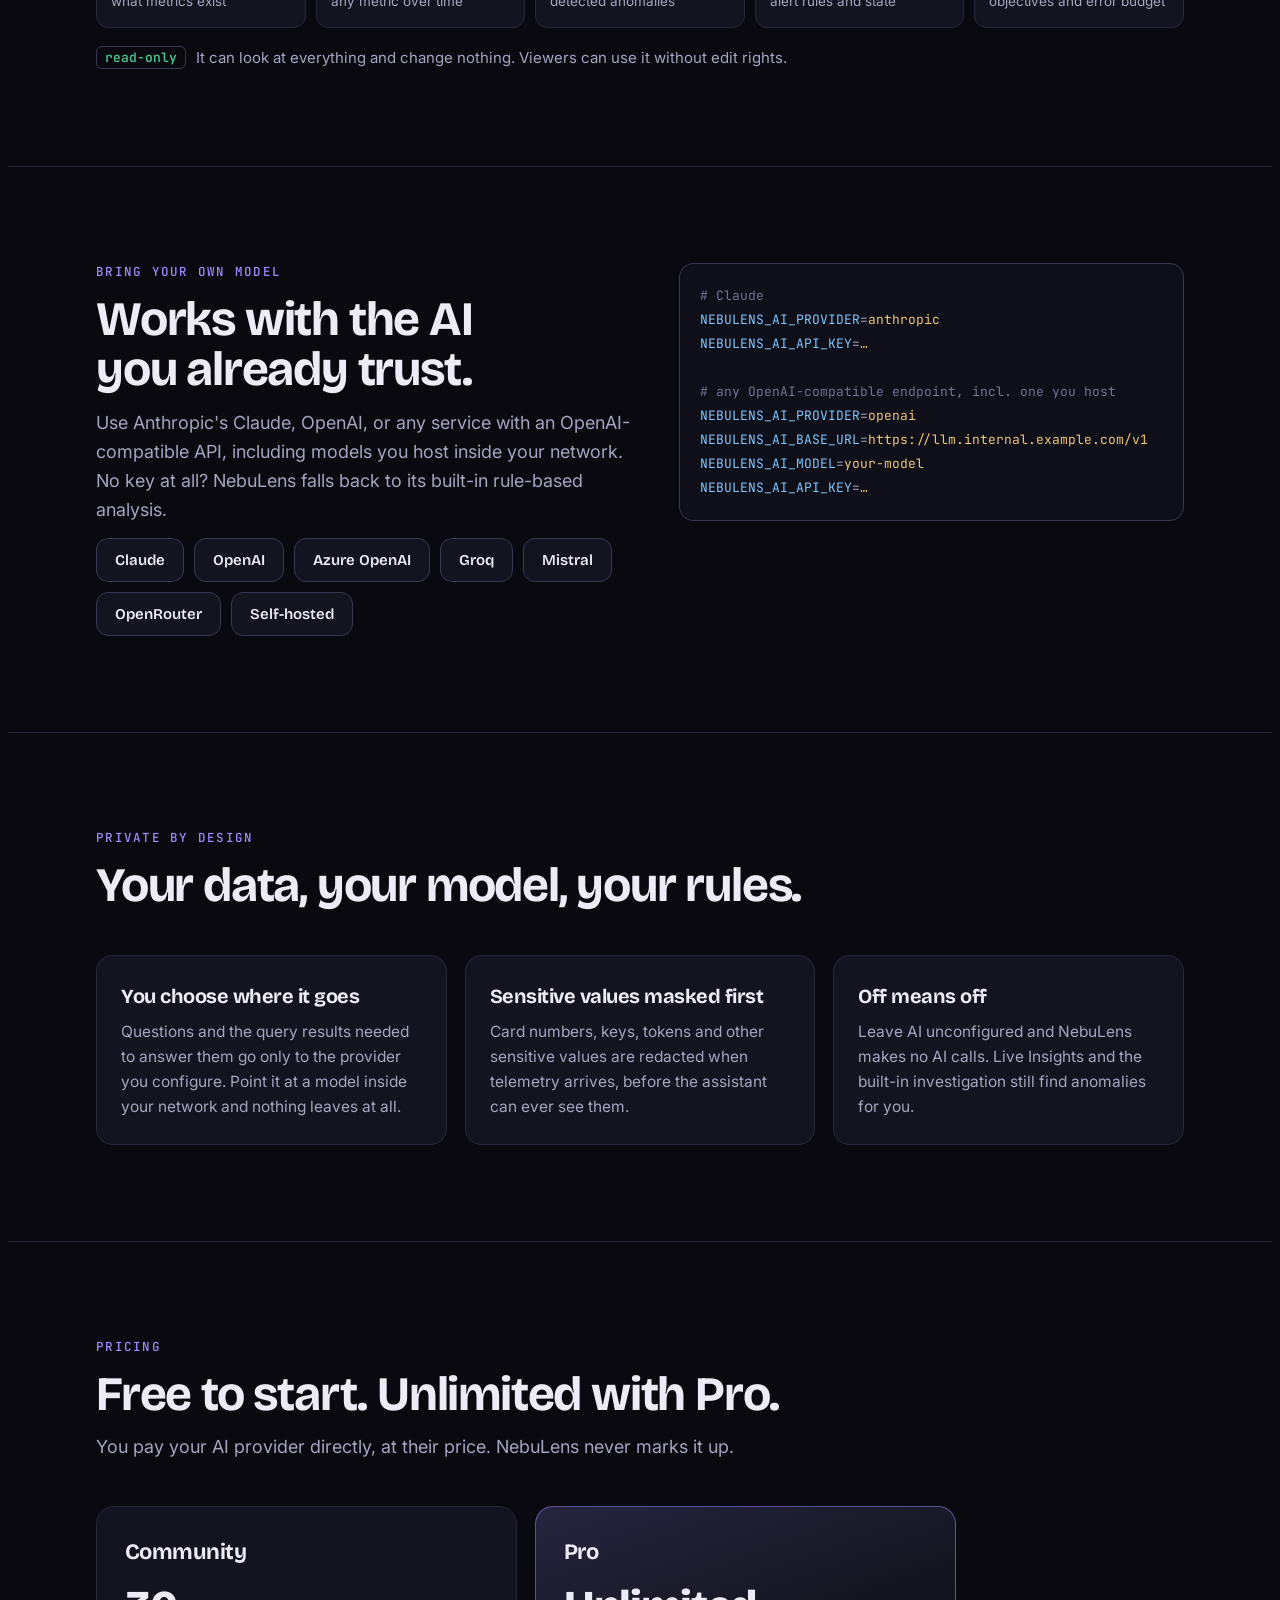
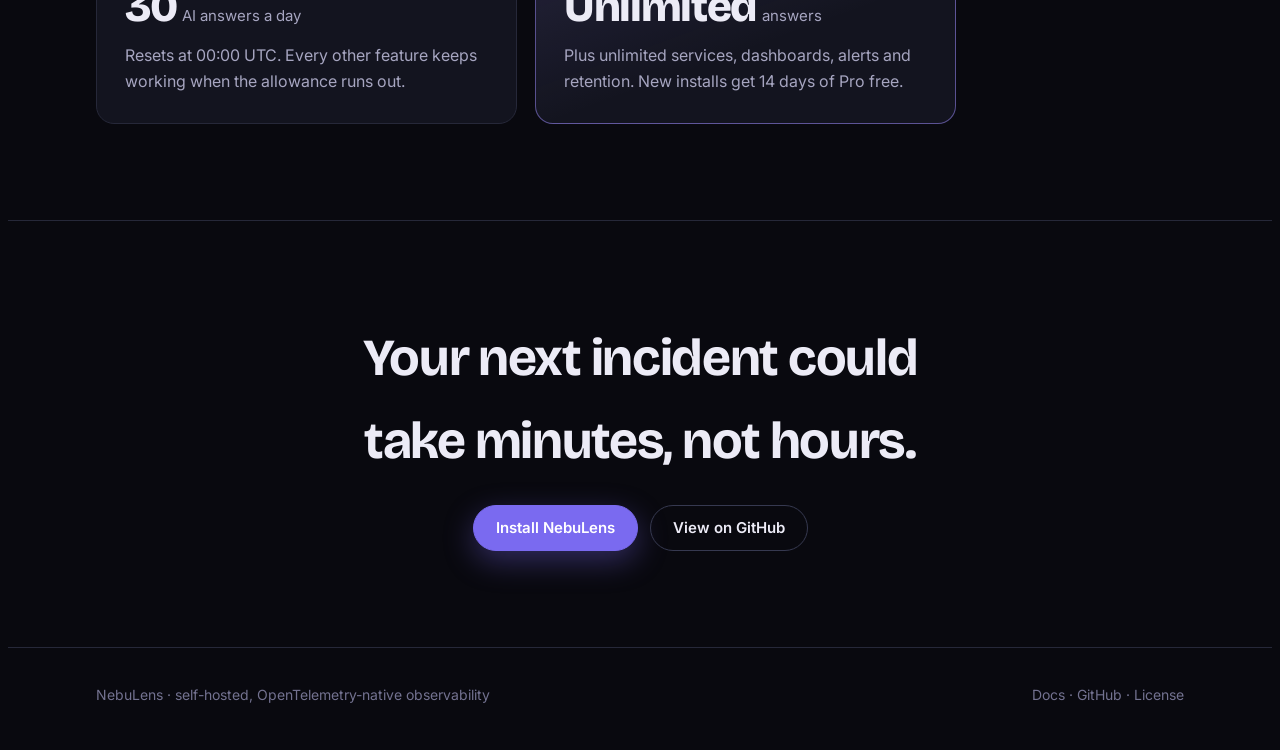
<file: docs/ai.html>
<!doctype html>
<html lang="en">
<head>
<meta charset="utf-8">
<meta name="viewport" content="width=device-width, initial-scale=1, viewport-fit=cover">
<link rel="icon" type="image/svg+xml" href="data:image/svg+xml,%3Csvg xmlns=%27http://www.w3.org/2000/svg%27 viewBox=%270 0 24 24%27%3E%3Cdefs%3E%3ClinearGradient id=%27g%27 x1=%270%27 y1=%270%27 x2=%271%27 y2=%271%27%3E%3Cstop offset=%270%27 stop-color=%27%238b5cf6%27/%3E%3Cstop offset=%271%27 stop-color=%27%233d6df2%27/%3E%3C/linearGradient%3E%3C/defs%3E%3Crect width=%2724%27 height=%2724%27 rx=%276%27 fill=%27url(%23g)%27/%3E%3Ccircle cx=%2712%27 cy=%2712%27 r=%277%27 fill=%27none%27 stroke=%27white%27 stroke-width=%272%27/%3E%3Ccircle cx=%2712%27 cy=%2712%27 r=%272.8%27 fill=%27white%27/%3E%3C/svg%3E">
<title>Ask NebuLens</title>
<meta property="og:type" content="website">
<meta property="og:site_name" content="NebuLens">
<meta property="og:title" content="Ask NebuLens">
<meta property="og:description" content="Self-hosted, OpenTelemetry-native observability on Postgres. No ClickHouse, no SaaS, works air-gapped.">
<meta property="og:url" content="https://nebulens.dev/ai.html">
<meta property="og:image" content="https://nebulens.dev/img/og-card.jpg">
<meta property="og:image:width" content="1200">
<meta property="og:image:height" content="630">
<meta property="og:image:alt" content="NebuLens: observability that stays inside your network">
<meta name="twitter:card" content="summary_large_image">
<link rel="canonical" href="https://nebulens.dev/ai.html">
<meta name="description" content="Self-hosted, OpenTelemetry-native observability on Postgres. No ClickHouse, no SaaS, works air-gapped.">
<meta name="claude:viewport-fit-sides" content="cover">
<link rel="preconnect" href="https://fonts.googleapis.com">
<link rel="preconnect" href="https://fonts.gstatic.com" crossorigin>
<link rel="stylesheet" href="https://fonts.googleapis.com/css2?family=Bricolage+Grotesque:opsz,wght@12..96,500;12..96,700;12..96,800&family=Inter:wght@400;500;600&family=JetBrains+Mono:wght@400;500&display=swap">
<style>
/* Layout: the conversation is the hero. A centred chat replays a real investigation, with the tool calls shown,
   then the page explains what the assistant may touch (read-only tools), which models it runs on and what it costs. */
:root{
  color-scheme:dark;
  --bg:#09090f; --bg-2:#0e0f19; --panel:#13141f; --panel-2:#1a1b2a; --line:#262839; --line-2:#363950;
  --text:#ecebf6; --muted:#a6a5c0; --dim:#737290;
  --accent:#9d8cff; --accent-2:#7a6af0; --accent-soft:rgba(157,140,255,.13); --aurora-a:rgba(122,106,240,.30); --aurora-b:rgba(56,118,240,.20); --aurora-c:rgba(200,90,216,.14);
  --ok:#47d199; --warn:#ecb04a; --err:#f46a74; --tool:#7fc8ff;
  --display:"Bricolage Grotesque","Segoe UI",system-ui,sans-serif; --body:"Inter","Segoe UI",system-ui,sans-serif; --mono:"JetBrains Mono",ui-monospace,Consolas,monospace;
}
*{box-sizing:border-box}
@media (prefers-reduced-motion:reduce){*{animation:none!important;transition:none!important}}
body{background:var(--bg);color:var(--text);font:16px/1.6 var(--body);overflow-x:hidden}
a{color:inherit}
a:focus-visible,button:focus-visible{outline:2px solid var(--accent);outline-offset:3px;border-radius:8px}
.wrap{max-width:1120px;margin:0 auto;padding-left:max(16px,env(safe-area-inset-left,0px));padding-right:max(16px,env(safe-area-inset-right,0px))}
h1,h2,h3{font-family:var(--display);margin:0;letter-spacing:-.025em;text-wrap:balance}
p{margin:0}
.mark{width:28px;height:28px;border-radius:8px;background:linear-gradient(135deg,#8b5cf6,#3d6df2);display:grid;place-items:center;flex:none}
.mark svg{width:20px;height:20px;fill:none;stroke:#fff;stroke-width:2;stroke-linecap:round}.mark .core{fill:#fff;stroke:none}.mark .glint{stroke-width:1.6;opacity:.85}
.btn{display:inline-flex;align-items:center;height:46px;padding:0 22px;border-radius:999px;font:600 15px var(--body);text-decoration:none;border:1px solid var(--line-2)}
.btn.p{background:var(--accent-2);border-color:var(--accent-2);color:#fff;box-shadow:0 10px 30px rgba(122,106,240,.35)}
.btn:hover{border-color:var(--accent)}

nav .wrap{display:flex;align-items:center;gap:12px;height:68px}
.brand{display:flex;align-items:center;gap:10px;text-decoration:none;font:800 19px var(--display)}
nav .btn{margin-left:auto;height:38px;font-size:14px}

.hero{position:relative;padding-block:56px 80px;overflow:hidden}
.hero::before{content:"";position:absolute;inset:-20% -10% auto;height:620px;pointer-events:none;filter:blur(10px);
  background:radial-gradient(420px 260px at 30% 40%,var(--aurora-a),transparent 70%),radial-gradient(380px 240px at 70% 30%,var(--aurora-b),transparent 70%),radial-gradient(360px 220px at 55% 70%,var(--aurora-c),transparent 70%);
  animation:drift 18s ease-in-out infinite alternate}
@keyframes drift{to{transform:translate3d(3%,4%,0) scale(1.05)}}
.hero .wrap{position:relative;display:grid;justify-items:center;text-align:center}
.chip{font:500 12.5px var(--mono);color:var(--accent);border:1px solid var(--line-2);background:rgba(19,20,31,.7);border-radius:999px;padding:6px 12px}
.hero h1{font-size:clamp(38px,6.2vw,74px);line-height:1.02;font-weight:800;margin-top:18px;max-width:13em}
.hero h1 span{background:linear-gradient(90deg,#c9bfff,#8fb6ff);-webkit-background-clip:text;background-clip:text;color:transparent}
.hero .lede{color:var(--muted);font-size:19px;max-width:36em;margin-top:20px}

.chat{width:100%;max-width:820px;margin-top:44px;text-align:left;background:rgba(19,20,31,.86);backdrop-filter:blur(8px);-webkit-backdrop-filter:blur(8px);border:1px solid var(--line-2);border-radius:20px;box-shadow:0 40px 100px rgba(0,0,0,.5);overflow:hidden}
.chat-top{display:flex;align-items:center;gap:10px;padding:12px 16px;border-bottom:1px solid var(--line);font-size:13.5px}
.chat-top .mark{width:22px;height:22px;border-radius:7px}.chat-top .mark svg{width:15px;height:15px}
.chat-top em{margin-left:auto;font:normal 12px var(--mono);color:var(--dim)}
.msgs{padding:20px;display:grid;gap:14px;min-height:420px;align-content:start}
.q{justify-self:end;background:var(--accent-2);color:#fff;padding:10px 15px;border-radius:16px 16px 4px 16px;max-width:80%}
.tool{font:12.5px var(--mono);color:var(--tool);display:flex;align-items:center;gap:8px;padding:6px 10px;border:1px solid var(--line);border-radius:8px;background:var(--bg-2);justify-self:start;max-width:100%;overflow:hidden;white-space:nowrap;text-overflow:ellipsis}
.tool::before{content:"";width:7px;height:7px;border-radius:50%;background:var(--ok);flex:none}
.a{background:var(--panel-2);border:1px solid var(--line);padding:14px 16px;border-radius:16px 16px 16px 4px;max-width:92%;color:var(--muted)}
.a b{color:var(--text);font-weight:600}
.a ol{margin:8px 0 0;padding-left:20px;display:grid;gap:4px}
.a .cite{display:inline-block;font:11.5px var(--mono);color:var(--accent);background:var(--accent-soft);border-radius:6px;padding:1px 6px;margin-left:4px}
.typing{display:inline-flex;gap:4px;padding:12px 14px;background:var(--panel-2);border:1px solid var(--line);border-radius:14px;justify-self:start}
.typing i{width:6px;height:6px;border-radius:50%;background:var(--dim);animation:dot 1s infinite}
.typing i:nth-child(2){animation-delay:.15s}.typing i:nth-child(3){animation-delay:.3s}
@keyframes dot{50%{opacity:.25;transform:translateY(-2px)}}
.fade{animation:in .35s ease both}
@keyframes in{from{opacity:.0;transform:translateY(6px)}}
.prompts{display:flex;gap:8px;flex-wrap:wrap;padding:14px 16px;border-top:1px solid var(--line);background:var(--bg-2)}
.prompts button{font:500 13.5px var(--body);color:var(--text);background:var(--panel);border:1px solid var(--line-2);border-radius:999px;padding:7px 13px;cursor:pointer}
.prompts button[aria-pressed="true"]{border-color:var(--accent);color:var(--accent);background:var(--accent-soft)}
.prompts span{font:12px var(--mono);color:var(--dim);align-self:center;margin-right:4px}

section{padding-block:96px;border-top:1px solid var(--line)}
.head{max-width:720px;display:grid;gap:14px;margin-bottom:44px}
.head .k{font:500 12.5px var(--mono);letter-spacing:.1em;text-transform:uppercase;color:var(--accent)}
.head h2{font-size:clamp(30px,4.2vw,48px);line-height:1.06}
.head p{color:var(--muted);font-size:18px}

.tools{display:grid;grid-template-columns:repeat(5,1fr);gap:10px}
.tools div{background:var(--panel);border:1px solid var(--line);border-radius:12px;padding:14px;display:grid;gap:4px;min-width:0}
.tools code{font:12.5px var(--mono);color:var(--tool);overflow-wrap:anywhere}
.tools span{font-size:13.5px;color:var(--muted)}
.ro{margin-top:18px;display:flex;gap:10px;align-items:center;color:var(--muted);font-size:15px}
.ro b{color:var(--ok);font:500 13px var(--mono);border:1px solid var(--line-2);border-radius:6px;padding:2px 8px}
@media (max-width:980px){.tools{grid-template-columns:repeat(2,1fr)}}

.models{display:grid;grid-template-columns:1.1fr 1fr;gap:28px;align-items:start}
.logos{display:flex;flex-wrap:wrap;gap:10px}
.logos span{font:600 15px var(--display);padding:12px 18px;border:1px solid var(--line-2);border-radius:12px;background:var(--panel)}
.cfg{margin:0;background:var(--bg-2);border:1px solid var(--line-2);border-radius:14px;padding:20px;font:13px/1.85 var(--mono);overflow-x:auto;color:var(--muted)}
.cfg .c{color:var(--dim)}.cfg .v{color:#f0c674}.cfg .key{color:var(--tool)}
@media (max-width:900px){.models{grid-template-columns:1fr}}

.privacy{display:grid;grid-template-columns:repeat(3,1fr);gap:18px}
.privacy div{background:var(--panel);border:1px solid var(--line);border-radius:16px;padding:24px;display:grid;gap:8px;align-content:start}
.privacy h3{font-size:20px}
.privacy p{color:var(--muted);font-size:15.5px}
@media (max-width:900px){.privacy{grid-template-columns:1fr}}

.tiers{display:grid;grid-template-columns:1fr 1fr;gap:18px;max-width:860px}
.tier{border:1px solid var(--line);border-radius:18px;padding:28px;background:var(--panel);display:grid;gap:10px}
.tier.pro{border-color:rgba(157,140,255,.5);background:linear-gradient(160deg,rgba(157,140,255,.14),transparent 60%),var(--panel)}
.tier h3{font-size:22px}
.tier .big{font:800 44px var(--display);letter-spacing:-.03em}
.tier .big small{font:400 15px var(--body);color:var(--muted);margin-left:6px;letter-spacing:0}
.tier p{color:var(--muted)}
@media (max-width:700px){.tiers{grid-template-columns:1fr}}

.end{text-align:center}
.end .wrap{display:grid;gap:22px;justify-items:center}
.end h2{font-size:clamp(30px,4.6vw,52px);max-width:16em}
.end .row{display:flex;gap:12px;flex-wrap:wrap;justify-content:center}
footer{padding-block:36px;color:var(--dim);font-size:14px;border-top:1px solid var(--line)}
footer .wrap{display:flex;justify-content:space-between;gap:14px;flex-wrap:wrap}
footer a{text-decoration:none}footer a:hover{color:var(--text)}
</style>
</head>
<body>

<nav aria-label="Main"><div class="wrap">
  <a class="brand" href="#top"><span class="mark" aria-hidden="true"><svg viewBox="0 0 24 24"><circle cx="12" cy="12" r="8"/><circle class="core" cx="12" cy="12" r="3"/><path class="glint" d="M7.6 9.4a5 5 0 0 1 2.6-2.5"/></svg></span>NebuLens</a>
  <a class="btn p" href="https://github.com/syedammarsuhail/nebulens/blob/main/GETTING-STARTED.md">Try it free</a>
</div></nav>

<header class="hero" id="top"><div class="wrap">
  <span class="chip">Ask NebuLens · AI investigations</span>
  <h1>Ask production what went wrong. <span>Get the evidence.</span></h1>
  <p class="lede">Ask NebuLens reads your live traces, logs and metrics, follows the trail the way an experienced on-call engineer would, and answers in plain language with every claim linked to the data.</p>

  <div class="chat" aria-label="Example conversation with Ask NebuLens">
    <div class="chat-top"><span class="mark" aria-hidden="true"><svg viewBox="0 0 24 24"><circle cx="12" cy="12" r="8"/><circle class="core" cx="12" cy="12" r="3"/><path class="glint" d="M7.6 9.4a5 5 0 0 1 2.6-2.5"/></svg></span><b>Ask NebuLens</b><em>example conversation</em></div>
    <div class="msgs" id="msgs" aria-live="polite"></div>
    <div class="prompts" role="group" aria-label="Example questions"><span>try:</span>
      <button type="button" data-s="0" aria-pressed="true">Why is checkout slow?</button>
      <button type="button" data-s="1" aria-pressed="false">What changed in the last hour?</button>
      <button type="button" data-s="2" aria-pressed="false">Is anything about to run out of memory?</button>
    </div>
  </div>
</div></header>

<section id="how"><div class="wrap">
  <div class="head"><span class="k">How it answers</span><h2>Ten read-only tools. No guessing.</h2><p>The assistant doesn't invent numbers. It calls the same queries the NebuLens UI uses, reads the results, and shows you which data each conclusion came from.</p></div>
  <div class="tools">
    <div><code>list_services</code><span>RED metrics per service</span></div>
    <div><code>service_health</code><span>one service in depth</span></div>
    <div><code>search_traces</code><span>slow or failed requests</span></div>
    <div><code>get_trace</code><span>every span of one request</span></div>
    <div><code>search_logs</code><span>logs by service, level, text</span></div>
    <div><code>metric_names</code><span>what metrics exist</span></div>
    <div><code>metric_query</code><span>any metric over time</span></div>
    <div><code>list_insights</code><span>detected anomalies</span></div>
    <div><code>list_alerts</code><span>alert rules and state</span></div>
    <div><code>list_slos</code><span>objectives and error budget</span></div>
  </div>
  <p class="ro"><b>read-only</b> It can look at everything and change nothing. Viewers can use it without edit rights.</p>
</div></section>

<section id="models"><div class="wrap models">
  <div class="head" style="margin-bottom:0">
    <span class="k">Bring your own model</span>
    <h2>Works with the AI you already trust.</h2>
    <p>Use Anthropic's Claude, OpenAI, or any service with an OpenAI-compatible API, including models you host inside your network. No key at all? NebuLens falls back to its built-in rule-based analysis.</p>
    <div class="logos" aria-label="Supported providers"><span>Claude</span><span>OpenAI</span><span>Azure OpenAI</span><span>Groq</span><span>Mistral</span><span>OpenRouter</span><span>Self-hosted</span></div>
  </div>
<pre class="cfg"><span class="c"># Claude</span>
<span class="key">NEBULENS_AI_PROVIDER</span>=<span class="v">anthropic</span>
<span class="key">NEBULENS_AI_API_KEY</span>=<span class="v">…</span>

<span class="c"># any OpenAI-compatible endpoint, incl. one you host</span>
<span class="key">NEBULENS_AI_PROVIDER</span>=<span class="v">openai</span>
<span class="key">NEBULENS_AI_BASE_URL</span>=<span class="v">https://llm.internal.example.com/v1</span>
<span class="key">NEBULENS_AI_MODEL</span>=<span class="v">your-model</span>
<span class="key">NEBULENS_AI_API_KEY</span>=<span class="v">…</span></pre>
</div></section>

<section id="privacy"><div class="wrap">
  <div class="head"><span class="k">Private by design</span><h2>Your data, your model, your rules.</h2></div>
  <div class="privacy">
    <div><h3>You choose where it goes</h3><p>Questions and the query results needed to answer them go only to the provider you configure. Point it at a model inside your network and nothing leaves at all.</p></div>
    <div><h3>Sensitive values masked first</h3><p>Card numbers, keys, tokens and other sensitive values are redacted when telemetry arrives, before the assistant can ever see them.</p></div>
    <div><h3>Off means off</h3><p>Leave AI unconfigured and NebuLens makes no AI calls. Live Insights and the built-in investigation still find anomalies for you.</p></div>
  </div>
</div></section>

<section id="pricing"><div class="wrap">
  <div class="head"><span class="k">Pricing</span><h2>Free to start. Unlimited with Pro.</h2><p>You pay your AI provider directly, at their price. NebuLens never marks it up.</p></div>
  <div class="tiers">
    <div class="tier"><h3>Community</h3><div class="big">30<small>AI answers a day</small></div><p>Resets at 00:00 UTC. Every other feature keeps working when the allowance runs out.</p></div>
    <div class="tier pro"><h3>Pro</h3><div class="big">Unlimited<small>answers</small></div><p>Plus unlimited services, dashboards, alerts and retention. New installs get 14 days of Pro free.</p></div>
  </div>
</div></section>

<section class="end"><div class="wrap">
  <h2>Your next incident could take minutes, not hours.</h2>
  <div class="row"><a class="btn p" href="https://github.com/syedammarsuhail/nebulens/blob/main/GETTING-STARTED.md">Install NebuLens</a><a class="btn" href="https://github.com/syedammarsuhail/nebulens">View on GitHub</a></div>
</div></section>

<footer><div class="wrap"><span>NebuLens · self-hosted, OpenTelemetry-native observability</span><span><a href="https://github.com/syedammarsuhail/nebulens/blob/main/GETTING-STARTED.md">Docs</a> · <a href="https://github.com/syedammarsuhail/nebulens">GitHub</a> · <a href="https://github.com/syedammarsuhail/nebulens/blob/main/LICENSE">License</a></span></div></footer>

<script>
(function () {
  // Three example investigations. Every step is shown at once when motion is reduced.
  var S = [
    [["q", "Why is checkout slow?"],
     ["t", "list_services(minutes=60)"], ["t", "search_traces(service=\"checkout\", min_ms=1000)"], ["t", "get_trace(4bf92f35…)"], ["t", "search_logs(service=\"payment\", level=\"error\")"],
     ["a", "<b>checkout p95 went from 210 ms to 1.4 s at 14:19.</b><span class='cite'>list_services</span><ol><li>In the slowest traces, <b>79% of the time is in payment → postgres</b>, a <b>SELECT … FOR UPDATE</b> that waits on a lock.<span class='cite'>get_trace</span></li><li>payment logs show <b>lock timeouts starting 90 s after payment-service v2.8.0 rolled out</b>.<span class='cite'>search_logs</span></li></ol>Likely cause: the new release holds row locks longer. Roll back v2.8.0 or shorten the transaction."]],
    [["q", "What changed in the last hour?"],
     ["t", "list_insights()"], ["t", "list_services(minutes=60)"], ["t", "list_alerts()"],
     ["a", "<b>Three things changed:</b><ol><li><b>email-worker errors jumped to 11%</b> at 13:52 (SMTP timeouts).<span class='cite'>list_insights</span></li><li><b>recommendations traffic doubled</b> after 13:40, latency is unchanged.<span class='cite'>list_services</span></li><li>The alert <b>Checkout p95 &gt; 1s</b> started firing at 14:21.<span class='cite'>list_alerts</span></li></ol>Everything else is within its normal range."]],
    [["q", "Is anything about to run out of memory?"],
     ["t", "metric_names(filter=\"memory\")"], ["t", "metric_query(k8s.container.memory_limit_utilization, group_by=k8s.pod.name)"],
     ["a", "<b>Yes, one pod.</b> <b>postgres-0 is at 97% of its 2 Gi limit</b> and has grown about 4% an hour since 10:00.<span class='cite'>metric_query</span> At this rate it reaches the limit in under an hour and will be OOM-killed. Everything else is below 60%. Raise the limit or find what is holding memory (the payment lock wait above keeps connections open)."]]
  ];
  var box = document.getElementById("msgs"), btns = document.querySelectorAll(".prompts button");
  var still = matchMedia("(prefers-reduced-motion: reduce)").matches, run = 0;
  function el(kind, html) {
    var d = document.createElement("div");
    d.className = (kind === "q" ? "q" : kind === "t" ? "tool" : "a") + " fade";
    if (kind === "t") d.textContent = html; else d.innerHTML = html;
    return d;
  }
  function play(i) {
    var my = ++run; box.innerHTML = "";
    btns.forEach(function (b) { b.setAttribute("aria-pressed", String(+b.dataset.s === i)); });
    var steps = S[i];
    if (still) { steps.forEach(function (s) { box.appendChild(el(s[0], s[1])); }); return; }
    var k = 0;
    (function next() {
      if (my !== run || k >= steps.length) return;
      var s = steps[k++];
      if (s[0] === "a") {
        var ty = document.createElement("div"); ty.className = "typing"; ty.innerHTML = "<i></i><i></i><i></i>"; box.appendChild(ty);
        setTimeout(function () { if (my !== run) return; ty.remove(); box.appendChild(el("a", s[1])); }, 900);
      } else { box.appendChild(el(s[0], s[1])); setTimeout(next, s[0] === "q" ? 650 : 420); }
    })();
  }
  btns.forEach(function (b) { b.addEventListener("click", function () { play(+b.dataset.s); }); });
  // Render the first conversation complete straight away, so the page is whole at rest; replay on click.
  S[0].forEach(function (s) { box.appendChild(el(s[0], s[1])); });
})();
</script>

</body>
</html>
</file>
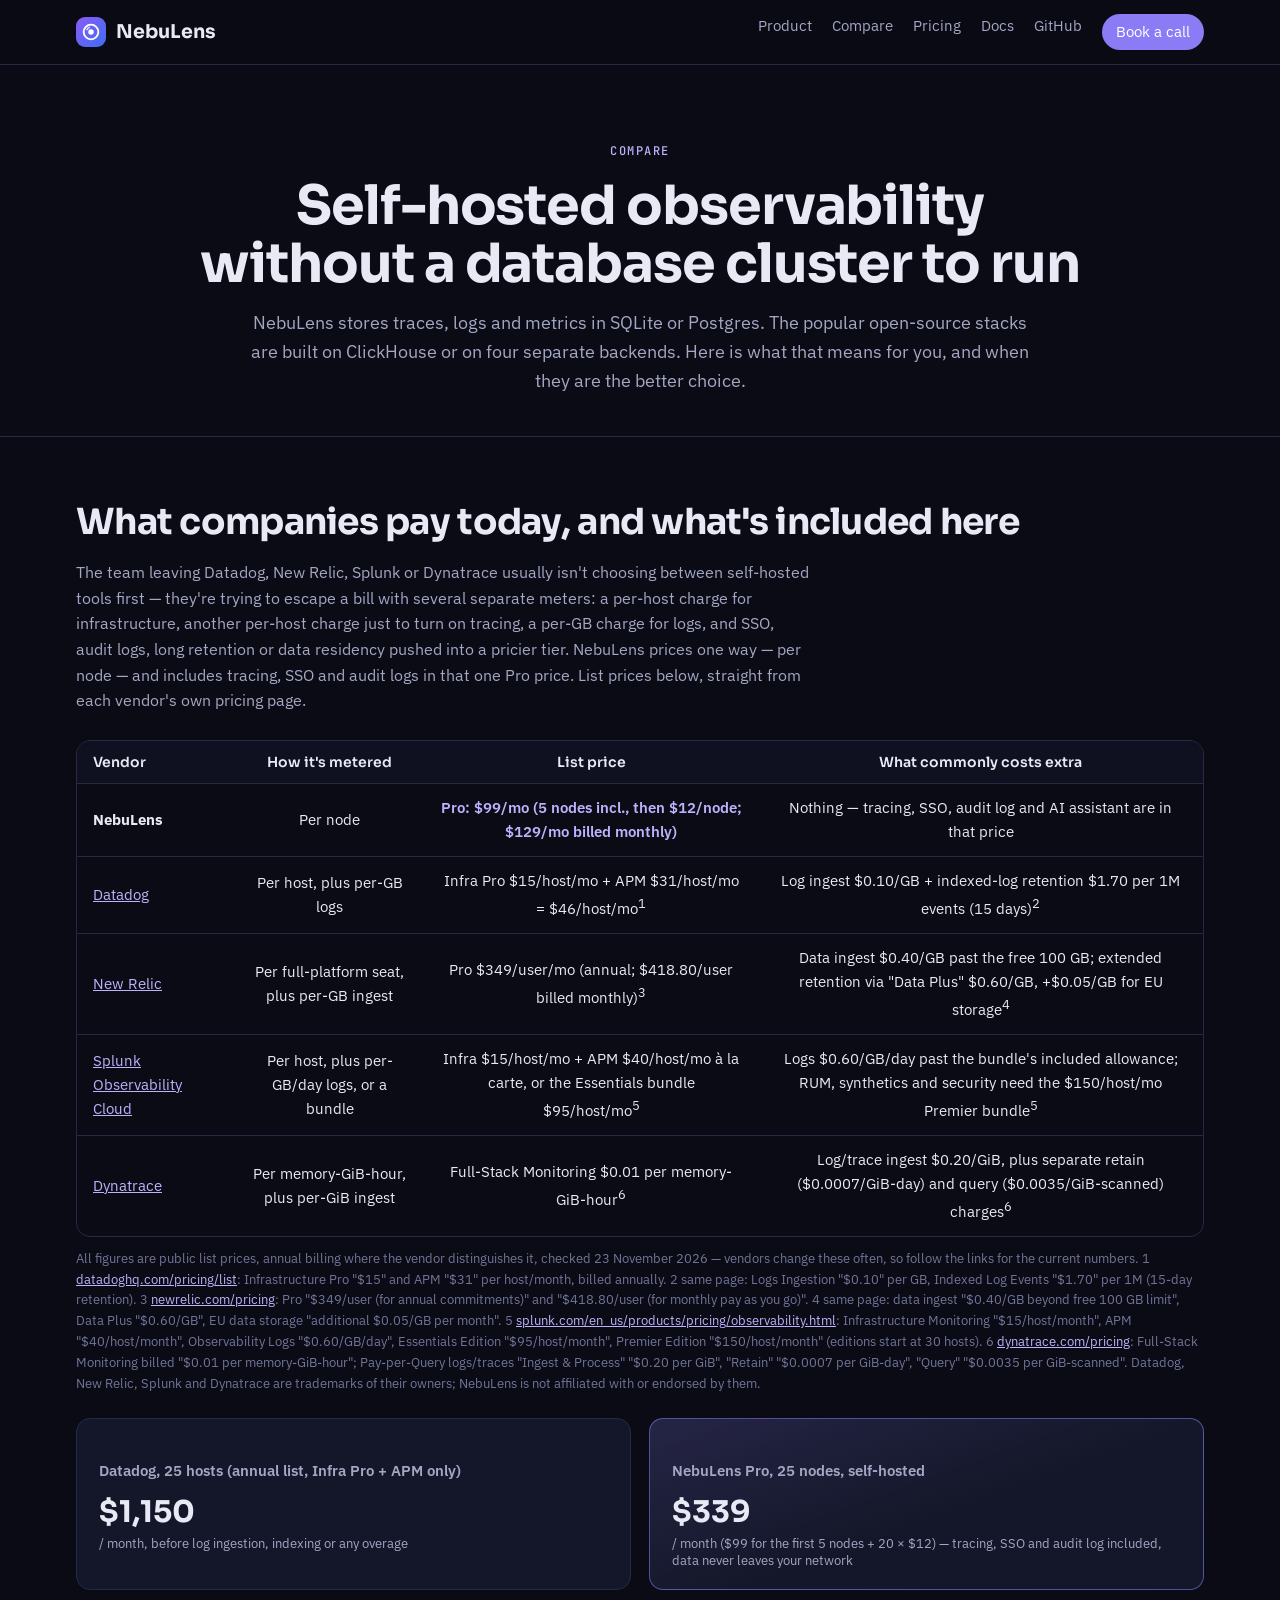
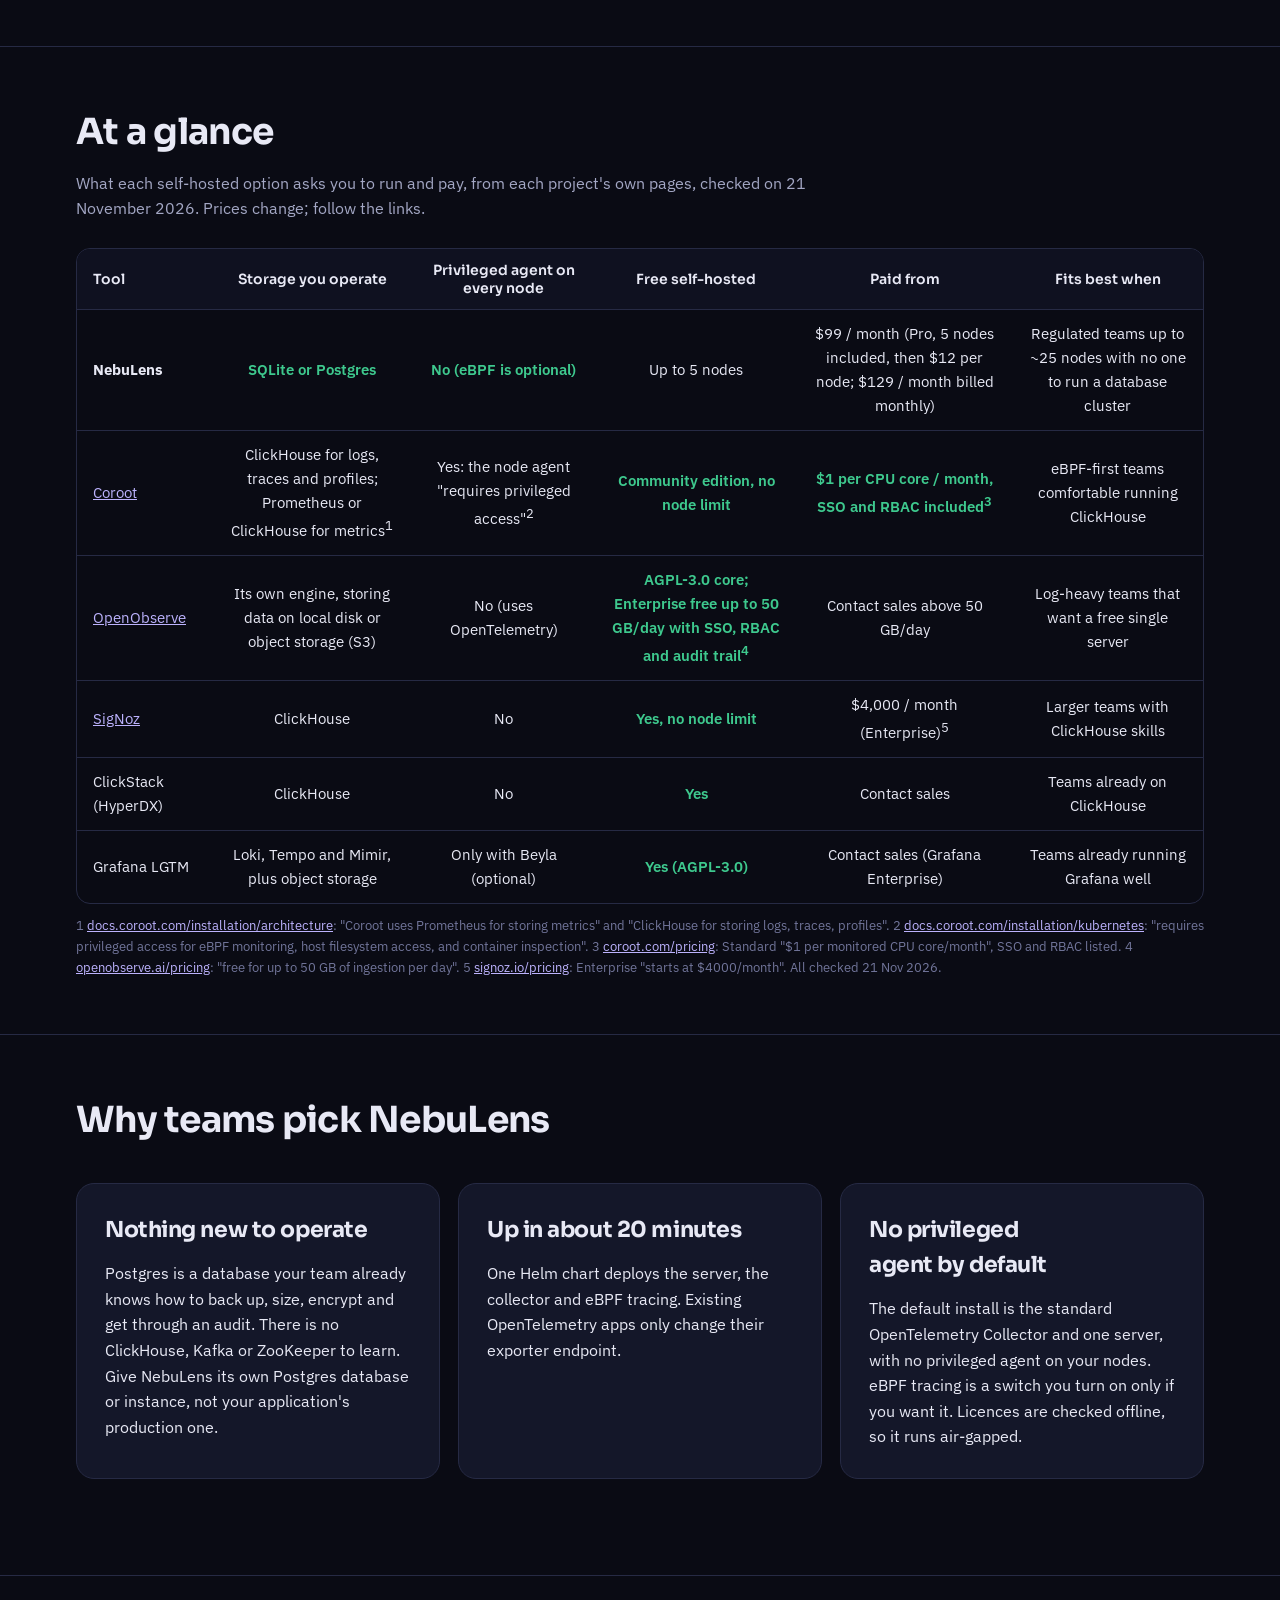
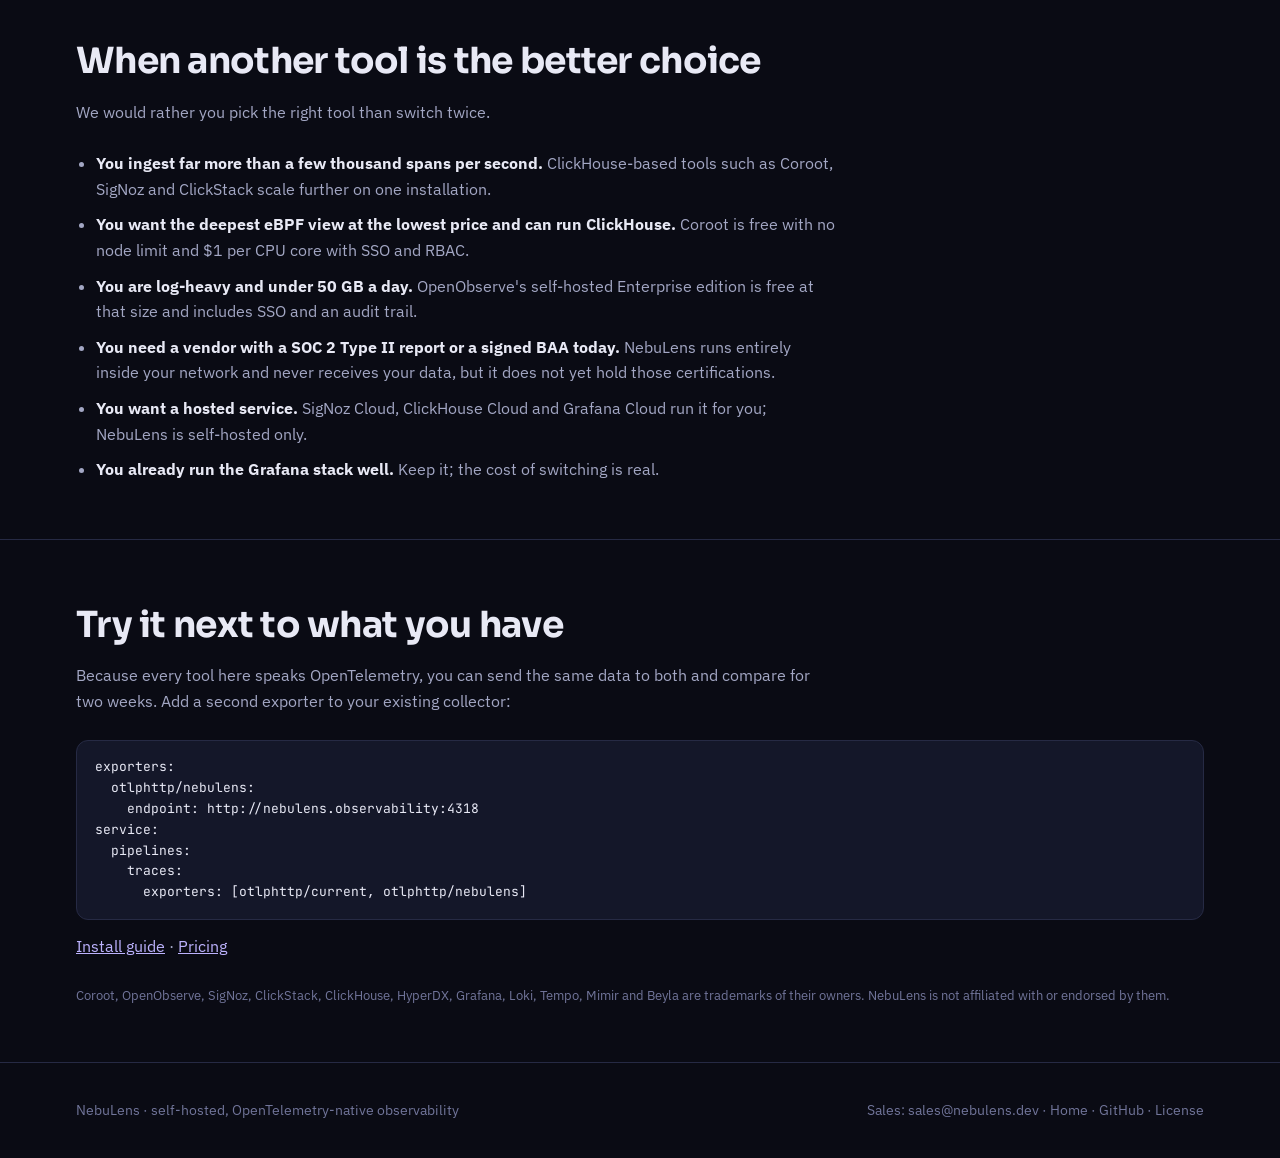
<file: docs/compare.html>
<!doctype html>
<html lang="en">
<head>
<meta charset="utf-8">
<meta name="viewport" content="width=device-width, initial-scale=1, viewport-fit=cover">
<title>NebuLens Compared</title>
<meta property="og:type" content="website">
<meta property="og:site_name" content="NebuLens">
<meta property="og:title" content="NebuLens Compared">
<meta property="og:description" content="How NebuLens compares with Coroot, OpenObserve, SigNoz, ClickStack and the Grafana stack for self-hosted, OpenTelemetry-native observability: architecture, pricing, and when each is the better choice.">
<meta property="og:url" content="https://nebulens.dev/compare.html">
<meta property="og:image" content="https://nebulens.dev/img/og-card.jpg">
<meta property="og:image:width" content="1200">
<meta property="og:image:height" content="630">
<meta property="og:image:alt" content="NebuLens: observability that stays inside your network">
<meta name="twitter:card" content="summary_large_image">
<link rel="canonical" href="https://nebulens.dev/compare.html">
<meta name="description" content="How NebuLens compares with Coroot, OpenObserve, SigNoz, ClickStack and the Grafana stack for self-hosted, OpenTelemetry-native observability: architecture, pricing, and when each is the better choice.">
<link rel="icon" type="image/svg+xml" href="data:image/svg+xml,%3Csvg xmlns=%27http://www.w3.org/2000/svg%27 viewBox=%270 0 24 24%27%3E%3Cdefs%3E%3ClinearGradient id=%27g%27 x1=%270%27 y1=%270%27 x2=%271%27 y2=%271%27%3E%3Cstop offset=%270%27 stop-color=%27%238b5cf6%27/%3E%3Cstop offset=%271%27 stop-color=%27%233d6df2%27/%3E%3C/linearGradient%3E%3C/defs%3E%3Crect width=%2724%27 height=%2724%27 rx=%276%27 fill=%27url(%23g)%27/%3E%3Ccircle cx=%2712%27 cy=%2712%27 r=%277%27 fill=%27none%27 stroke=%27white%27 stroke-width=%272%27/%3E%3Ccircle cx=%2712%27 cy=%2712%27 r=%272.8%27 fill=%27white%27/%3E%3C/svg%3E">
<link rel="preconnect" href="https://fonts.googleapis.com">
<link rel="preconnect" href="https://fonts.gstatic.com" crossorigin>
<link rel="stylesheet" href="https://fonts.googleapis.com/css2?family=Sora:wght@400;600;700&family=IBM+Plex+Sans:wght@400;500;600&family=JetBrains+Mono:wght@400;500&display=swap">
<style>
/* Layout: three plan cards, a node calculator, the full feature table, FAQ. Same dark observatory style as the home page. */
:root{color-scheme:dark;--bg:#0a0b14;--bg-2:#0f1120;--panel:#141729;--line:#262a44;--line-2:#343a5c;--text:#e8e9f5;--muted:#a3a7c4;--dim:#71759a;
  --accent:#8b7cf6;--accent-2:#bcb2fd;--ok:#3ec98e;--display:"Sora","Segoe UI",system-ui,sans-serif;--body:"IBM Plex Sans","Segoe UI",system-ui,sans-serif;
  --mono:"JetBrains Mono",ui-monospace,Consolas,monospace}
*{box-sizing:border-box}
body{margin:0;background:var(--bg);color:var(--text);font:16px/1.6 var(--body);overflow-x:hidden}
a{color:var(--accent-2)}
a:focus-visible,button:focus-visible,input:focus-visible,summary:focus-visible{outline:2px solid var(--accent-2);outline-offset:3px;border-radius:6px}
.wrap{max-width:1160px;margin:0 auto;padding-left:max(16px,env(safe-area-inset-left,0px));padding-right:max(16px,env(safe-area-inset-right,0px))}
h1,h2,h3{font-family:var(--display);margin:0;letter-spacing:-.02em;text-wrap:balance}
p{margin:0}
nav{border-bottom:1px solid var(--line);background:rgba(10,11,20,.9)}
nav .wrap{display:flex;align-items:center;gap:24px;height:64px}
.brand{display:flex;align-items:center;gap:10px;text-decoration:none;color:var(--text);font:700 19px var(--display)}
.mark{width:30px;height:30px;border-radius:9px;background:linear-gradient(135deg,#8b5cf6,#3d6df2);display:grid;place-items:center;flex:none}
.mark svg{width:22px;height:22px;fill:none;stroke:#fff;stroke-width:2;stroke-linecap:round}.mark .core{fill:#fff;stroke:none}.mark .glint{stroke-width:1.6;opacity:.85}
nav .links{margin-left:auto;display:flex;gap:20px;font-size:15px}nav .links a{color:var(--muted);text-decoration:none}nav .links a:hover{color:var(--text)}
nav .links a.navcta{color:#fff;background:var(--accent);padding:6px 14px;border-radius:999px}
@media (max-width:640px){nav .links a:not(.navcta){display:none}}
header{padding-block:72px 40px;text-align:center}
.eyebrow{font:500 12px var(--mono);letter-spacing:.12em;text-transform:uppercase;color:var(--accent-2)}
header h1{font-size:clamp(34px,5vw,54px);line-height:1.08;margin-top:14px}
header p{color:var(--muted);font-size:18px;max-width:40em;margin:16px auto 0}
.plans{display:grid;grid-template-columns:repeat(3,1fr);gap:18px;padding-block:24px 40px}
.plan{border:1px solid var(--line);border-radius:18px;padding:28px;background:var(--panel);display:grid;gap:14px;align-content:start;min-width:0}
.plan.pro{border-color:rgba(139,124,246,.55);background:linear-gradient(160deg,rgba(139,124,246,.14),transparent 55%),var(--panel)}
.plan h3{font-size:22px;display:flex;align-items:center;gap:10px;flex-wrap:wrap}
.badge{font:600 11px var(--mono);letter-spacing:.06em;padding:3px 9px;border-radius:999px;background:var(--accent);color:#fff}
.price{font:700 40px var(--display);letter-spacing:-.02em;line-height:1.1}
.price small{display:block;font:400 14px var(--body);color:var(--muted);letter-spacing:0;margin-top:6px}
.plan ul{list-style:none;margin:0;padding:0;display:grid;gap:9px;font-size:15px}
.plan li{display:grid;grid-template-columns:18px 1fr;gap:8px;color:var(--muted)}
.plan li::before{content:"";width:8px;height:8px;margin-top:8px;border-radius:50%;background:var(--accent-2)}
.plan li b{color:var(--text);font-weight:600}
.btn{display:inline-flex;align-items:center;justify-content:center;height:44px;padding:0 18px;border-radius:999px;font:600 15px var(--body);text-decoration:none;border:1px solid var(--line-2);color:var(--text)}
.btn.primary{background:var(--accent);border-color:var(--accent);color:#fff}
@media (max-width:900px){.plans{grid-template-columns:1fr}}
section{padding-block:56px;border-top:1px solid var(--line)}
section h2{font-size:clamp(26px,3.4vw,36px);margin-bottom:10px}
.sub{color:var(--muted);margin-bottom:26px;max-width:46em}
.calc{display:grid;grid-template-columns:1.1fr 1fr;gap:24px;background:var(--panel);border:1px solid var(--line);border-radius:16px;padding:26px;align-items:center}
.calc label{font-weight:600;display:block;margin-bottom:10px}
.billing{display:inline-flex;border:1px solid var(--line-2);border-radius:999px;padding:3px;margin-bottom:18px;gap:2px}
.seg{border:0;background:transparent;color:var(--muted);font:600 13px var(--body);padding:7px 14px;border-radius:999px;cursor:pointer}
.seg.on{background:var(--accent);color:#fff}
.calc input[type=range]{width:100%;accent-color:var(--accent)}
.nodes{font:700 34px var(--display)}
.result{display:grid;gap:8px}
.row{display:flex;justify-content:space-between;gap:16px;padding:10px 0;border-bottom:1px dashed var(--line-2);font-variant-numeric:tabular-nums}
.row:last-child{border-bottom:0}
.row b{font-family:var(--mono);font-weight:500}
.row.big b{font-size:22px;color:var(--accent-2)}
.note{font-size:13px;color:var(--dim);margin-top:10px}
@media (max-width:760px){.calc{grid-template-columns:1fr}}
.tbl-wrap{overflow-x:auto;border:1px solid var(--line);border-radius:14px}
table{width:100%;border-collapse:collapse;min-width:640px;font-size:15px}
th,td{padding:12px 16px;border-bottom:1px solid var(--line);text-align:center}
th{font:600 14px var(--display);background:var(--bg-2)}
th:first-child,td:first-child{text-align:left}
tr:last-child td{border-bottom:0}
td.y{color:var(--ok);font-weight:600}td.n{color:var(--dim)}
.faq{display:grid;gap:10px;max-width:860px}
details{background:var(--panel);border:1px solid var(--line);border-radius:12px;padding:0 20px}
summary{cursor:pointer;list-style:none;padding:16px 0;font:600 16px var(--display);display:flex;justify-content:space-between;gap:12px}
summary::-webkit-details-marker{display:none}
summary::after{content:"+";color:var(--accent-2)}details[open] summary::after{content:"−"}
details p{padding:0 0 18px;color:var(--muted)}
footer{padding-block:36px;color:var(--dim);font-size:14px;border-top:1px solid var(--line)}
footer .wrap{display:flex;justify-content:space-between;gap:12px;flex-wrap:wrap}
footer a{color:var(--dim);text-decoration:none}
.note-src{font-size:13px;color:var(--dim);margin-top:12px}
.honest{margin:0;padding-left:20px;display:grid;gap:10px;max-width:760px;color:var(--muted)}
.honest b{color:var(--text)}
td.y2{color:var(--accent-2);font-weight:600}
.code{background:var(--panel);border:1px solid var(--line);border-radius:12px;padding:16px 18px;font:13px/1.6 var(--mono);overflow-x:auto;color:var(--text);margin:0}
.worked{display:grid;grid-template-columns:1fr 1fr;gap:18px;margin-top:24px}
.worked .card{border:1px solid var(--line);border-radius:14px;padding:20px 22px;background:var(--panel)}
.worked .card.nl{border-color:rgba(139,124,246,.55);background:linear-gradient(160deg,rgba(139,124,246,.14),transparent 55%),var(--panel)}
.worked h4{font-size:15px;margin-bottom:10px;color:var(--muted);font-weight:600}
.worked .amt{font:700 30px var(--display);color:var(--text)}
.worked .amt small{display:block;font:400 13px var(--body);color:var(--muted);margin-top:4px}
@media (max-width:700px){.worked{grid-template-columns:1fr}}
header .wrap p{max-width:44em}
</style>
</head>
<body>
<nav aria-label="Main"><div class="wrap">
  <a class="brand" href="index.html"><span class="mark" aria-hidden="true"><svg viewBox="0 0 24 24"><circle cx="12" cy="12" r="8"/><circle class="core" cx="12" cy="12" r="3"/><path class="glint" d="M7.6 9.4a5 5 0 0 1 2.6-2.5"/></svg></span>NebuLens</a>
  <div class="links"><a href="index.html">Product</a><a href="compare.html">Compare</a><a href="pricing.html">Pricing</a><a href="https://github.com/syedammarsuhail/nebulens/blob/main/GETTING-STARTED.md">Docs</a><a href="https://github.com/syedammarsuhail/nebulens">GitHub</a><a class="navcta" href="mailto:sales@nebulens.dev?subject=20-minute%20architecture%20call&body=Company%3A%0ACluster%20size%20(nodes)%3A%0AWhat%20you%20want%20to%20check%3A%0ATimes%20that%20suit%20you%20(with%20time%20zone)%3A%0A">Book a call</a></div>
</div></nav>

<header><div class="wrap">
  <span class="eyebrow">Compare</span>
  <h1>Self-hosted observability without a database cluster to run</h1>
  <p>NebuLens stores traces, logs and metrics in SQLite or Postgres. The popular open-source stacks are built on ClickHouse or on four separate backends. Here is what that means for you, and when they are the better choice.</p>
</div></header>

<section id="vs-saas"><div class="wrap">
  <h2>What companies pay today, and what's included here</h2>
  <p class="sub">The team leaving Datadog, New Relic, Splunk or Dynatrace usually isn't choosing between self-hosted
  tools first — they're trying to escape a bill with several separate meters: a per-host charge for infrastructure,
  another per-host charge just to turn on tracing, a per-GB charge for logs, and SSO, audit logs, long retention or
  data residency pushed into a pricier tier. NebuLens prices one way — per node — and includes tracing, SSO and
  audit logs in that one Pro price. List prices below, straight from each vendor's own pricing page.</p>
  <div class="tbl-wrap"><table>
    <thead><tr><th>Vendor</th><th>How it's metered</th><th>List price</th><th>What commonly costs extra</th></tr></thead>
    <tbody>
      <tr><td><b>NebuLens</b></td><td>Per node</td><td class="y2">Pro: $99/mo (5 nodes incl., then $12/node; $129/mo billed monthly)</td><td>Nothing — tracing, SSO, audit log and AI assistant are in that price</td></tr>
      <tr><td><a href="https://www.datadoghq.com/pricing/list/">Datadog</a></td><td>Per host, plus per-GB logs</td><td>Infra Pro $15/host/mo + APM $31/host/mo = $46/host/mo<sup>1</sup></td><td>Log ingest $0.10/GB + indexed-log retention $1.70 per 1M events (15 days)<sup>2</sup></td></tr>
      <tr><td><a href="https://newrelic.com/pricing">New Relic</a></td><td>Per full-platform seat, plus per-GB ingest</td><td>Pro $349/user/mo (annual; $418.80/user billed monthly)<sup>3</sup></td><td>Data ingest $0.40/GB past the free 100 GB; extended retention via "Data Plus" $0.60/GB, +$0.05/GB for EU storage<sup>4</sup></td></tr>
      <tr><td><a href="https://www.splunk.com/en_us/products/pricing/observability.html">Splunk Observability Cloud</a></td><td>Per host, plus per-GB/day logs, or a bundle</td><td>Infra $15/host/mo + APM $40/host/mo à la carte, or the Essentials bundle $95/host/mo<sup>5</sup></td><td>Logs $0.60/GB/day past the bundle's included allowance; RUM, synthetics and security need the $150/host/mo Premier bundle<sup>5</sup></td></tr>
      <tr><td><a href="https://www.dynatrace.com/pricing/">Dynatrace</a></td><td>Per memory-GiB-hour, plus per-GiB ingest</td><td>Full-Stack Monitoring $0.01 per memory-GiB-hour<sup>6</sup></td><td>Log/trace ingest $0.20/GiB, plus separate retain ($0.0007/GiB-day) and query ($0.0035/GiB-scanned) charges<sup>6</sup></td></tr>
    </tbody>
  </table></div>
  <p class="note-src">All figures are public list prices, annual billing where the vendor distinguishes it, checked 23 November 2026 — vendors change these often, so follow the links for the current numbers. 1 <a href="https://www.datadoghq.com/pricing/list/">datadoghq.com/pricing/list</a>: Infrastructure Pro "$15" and APM "$31" per host/month, billed annually. 2 same page: Logs Ingestion "$0.10" per GB, Indexed Log Events "$1.70" per 1M (15-day retention). 3 <a href="https://newrelic.com/pricing">newrelic.com/pricing</a>: Pro "$349/user (for annual commitments)" and "$418.80/user (for monthly pay as you go)". 4 same page: data ingest "$0.40/GB beyond free 100 GB limit", Data Plus "$0.60/GB", EU data storage "additional $0.05/GB per month". 5 <a href="https://www.splunk.com/en_us/products/pricing/observability.html">splunk.com/en_us/products/pricing/observability.html</a>: Infrastructure Monitoring "$15/host/month", APM "$40/host/month", Observability Logs "$0.60/GB/day", Essentials Edition "$95/host/month", Premier Edition "$150/host/month" (editions start at 30 hosts). 6 <a href="https://www.dynatrace.com/pricing/">dynatrace.com/pricing</a>: Full-Stack Monitoring billed "$0.01 per memory-GiB-hour"; Pay-per-Query logs/traces "Ingest &amp; Process" "$0.20 per GiB", "Retain" "$0.0007 per GiB-day", "Query" "$0.0035 per GiB-scanned". Datadog, New Relic, Splunk and Dynatrace are trademarks of their owners; NebuLens is not affiliated with or endorsed by them.</p>

  <div class="worked">
    <div class="card"><h4>Datadog, 25 hosts (annual list, Infra Pro + APM only)</h4>
      <div class="amt">$1,150<small>/ month, before log ingestion, indexing or any overage</small></div></div>
    <div class="card nl"><h4>NebuLens Pro, 25 nodes, self-hosted</h4>
      <div class="amt">$339<small>/ month ($99 for the first 5 nodes + 20 × $12) — tracing, SSO and audit log included, data never leaves your network</small></div></div>
  </div>
</div></section>

<section id="table"><div class="wrap">
  <h2>At a glance</h2>
  <p class="sub">What each self-hosted option asks you to run and pay, from each project's own pages, checked on 21 November 2026. Prices change; follow the links.</p>
  <div class="tbl-wrap"><table>
    <thead><tr><th>Tool</th><th>Storage you operate</th><th>Privileged agent on every node</th><th>Free self-hosted</th><th>Paid from</th><th>Fits best when</th></tr></thead>
    <tbody>
      <tr><td><b>NebuLens</b></td><td class="y">SQLite or Postgres</td><td class="y">No (eBPF is optional)</td><td>Up to 5 nodes</td><td>$99 / month (Pro, 5 nodes included, then $12 per node; $129 / month billed monthly)</td><td>Regulated teams up to ~25 nodes with no one to run a database cluster</td></tr>
      <tr><td><a href="https://docs.coroot.com/installation/architecture">Coroot</a></td><td>ClickHouse for logs, traces and profiles; Prometheus or ClickHouse for metrics<sup>1</sup></td><td>Yes: the node agent "requires privileged access"<sup>2</sup></td><td class="y">Community edition, no node limit</td><td class="y">$1 per CPU core / month, SSO and RBAC included<sup>3</sup></td><td>eBPF-first teams comfortable running ClickHouse</td></tr>
      <tr><td><a href="https://openobserve.ai/pricing">OpenObserve</a></td><td>Its own engine, storing data on local disk or object storage (S3)</td><td>No (uses OpenTelemetry)</td><td class="y">AGPL-3.0 core; Enterprise free up to 50 GB/day with SSO, RBAC and audit trail<sup>4</sup></td><td>Contact sales above 50 GB/day</td><td>Log-heavy teams that want a free single server</td></tr>
      <tr><td><a href="https://signoz.io/pricing/">SigNoz</a></td><td>ClickHouse</td><td>No</td><td class="y">Yes, no node limit</td><td>$4,000 / month (Enterprise)<sup>5</sup></td><td>Larger teams with ClickHouse skills</td></tr>
      <tr><td>ClickStack (HyperDX)</td><td>ClickHouse</td><td>No</td><td class="y">Yes</td><td>Contact sales</td><td>Teams already on ClickHouse</td></tr>
      <tr><td>Grafana LGTM</td><td>Loki, Tempo and Mimir, plus object storage</td><td>Only with Beyla (optional)</td><td class="y">Yes (AGPL-3.0)</td><td>Contact sales (Grafana Enterprise)</td><td>Teams already running Grafana well</td></tr>
    </tbody>
  </table></div>
  <p class="note-src">1 <a href="https://docs.coroot.com/installation/architecture">docs.coroot.com/installation/architecture</a>: "Coroot uses Prometheus for storing metrics" and "ClickHouse for storing logs, traces, profiles". 2 <a href="https://docs.coroot.com/installation/kubernetes">docs.coroot.com/installation/kubernetes</a>: "requires privileged access for eBPF monitoring, host filesystem access, and container inspection". 3 <a href="https://coroot.com/pricing">coroot.com/pricing</a>: Standard "$1 per monitored CPU core/month", SSO and RBAC listed. 4 <a href="https://openobserve.ai/pricing">openobserve.ai/pricing</a>: "free for up to 50 GB of ingestion per day". 5 <a href="https://signoz.io/pricing/">signoz.io/pricing</a>: Enterprise "starts at $4000/month". All checked 21 Nov 2026.</p>
</div></section>

<section id="why"><div class="wrap">
  <h2>Why teams pick NebuLens</h2>
  <div class="plans">
    <div class="plan"><h3>Nothing new to operate</h3><p>Postgres is a database your team already knows how to back up, size, encrypt and get through an audit. There is no ClickHouse, Kafka or ZooKeeper to learn. Give NebuLens its own Postgres database or instance, not your application's production one.</p></div>
    <div class="plan"><h3>Up in about 20 minutes</h3><p>One Helm chart deploys the server, the collector and eBPF tracing. Existing OpenTelemetry apps only change their exporter endpoint.</p></div>
    <div class="plan"><h3>No privileged agent by default</h3><p>The default install is the standard OpenTelemetry Collector and one server, with no privileged agent on your nodes. eBPF tracing is a switch you turn on only if you want it. Licences are checked offline, so it runs air-gapped.</p></div>
  </div>
</div></section>

<section id="choose-them"><div class="wrap">
  <h2>When another tool is the better choice</h2>
  <p class="sub">We would rather you pick the right tool than switch twice.</p>
  <ul class="honest">
    <li><b>You ingest far more than a few thousand spans per second.</b> ClickHouse-based tools such as Coroot, SigNoz and ClickStack scale further on one installation.</li>
    <li><b>You want the deepest eBPF view at the lowest price and can run ClickHouse.</b> Coroot is free with no node limit and $1 per CPU core with SSO and RBAC.</li>
    <li><b>You are log-heavy and under 50 GB a day.</b> OpenObserve's self-hosted Enterprise edition is free at that size and includes SSO and an audit trail.</li>
    <li><b>You need a vendor with a SOC 2 Type II report or a signed BAA today.</b> NebuLens runs entirely inside your network and never receives your data, but it does not yet hold those certifications.</li>
    <li><b>You want a hosted service.</b> SigNoz Cloud, ClickHouse Cloud and Grafana Cloud run it for you; NebuLens is self-hosted only.</li>
    <li><b>You already run the Grafana stack well.</b> Keep it; the cost of switching is real.</li>
  </ul>
</div></section>

<section id="switch"><div class="wrap">
  <h2>Try it next to what you have</h2>
  <p class="sub">Because every tool here speaks OpenTelemetry, you can send the same data to both and compare for two weeks. Add a second exporter to your existing collector:</p>
  <pre class="code">exporters:
  otlphttp/nebulens:
    endpoint: http://nebulens.observability:4318
service:
  pipelines:
    traces:
      exporters: [otlphttp/current, otlphttp/nebulens]</pre>
  <p class="sub" style="margin-top:14px"><a href="https://github.com/syedammarsuhail/nebulens/blob/main/GETTING-STARTED.md">Install guide</a> · <a href="pricing.html">Pricing</a></p>
  <p class="note-src">Coroot, OpenObserve, SigNoz, ClickStack, ClickHouse, HyperDX, Grafana, Loki, Tempo, Mimir and Beyla are trademarks of their owners. NebuLens is not affiliated with or endorsed by them.</p>
</div></section>

<footer><div class="wrap"><span>NebuLens · self-hosted, OpenTelemetry-native observability</span><span>Sales: <a href="mailto:sales@nebulens.dev">sales@nebulens.dev</a> · <a href="index.html">Home</a> · <a href="https://github.com/syedammarsuhail/nebulens">GitHub</a> · <a href="https://github.com/syedammarsuhail/nebulens/blob/main/LICENSE">License</a></span></div></footer>
</body>
</html>
</file>
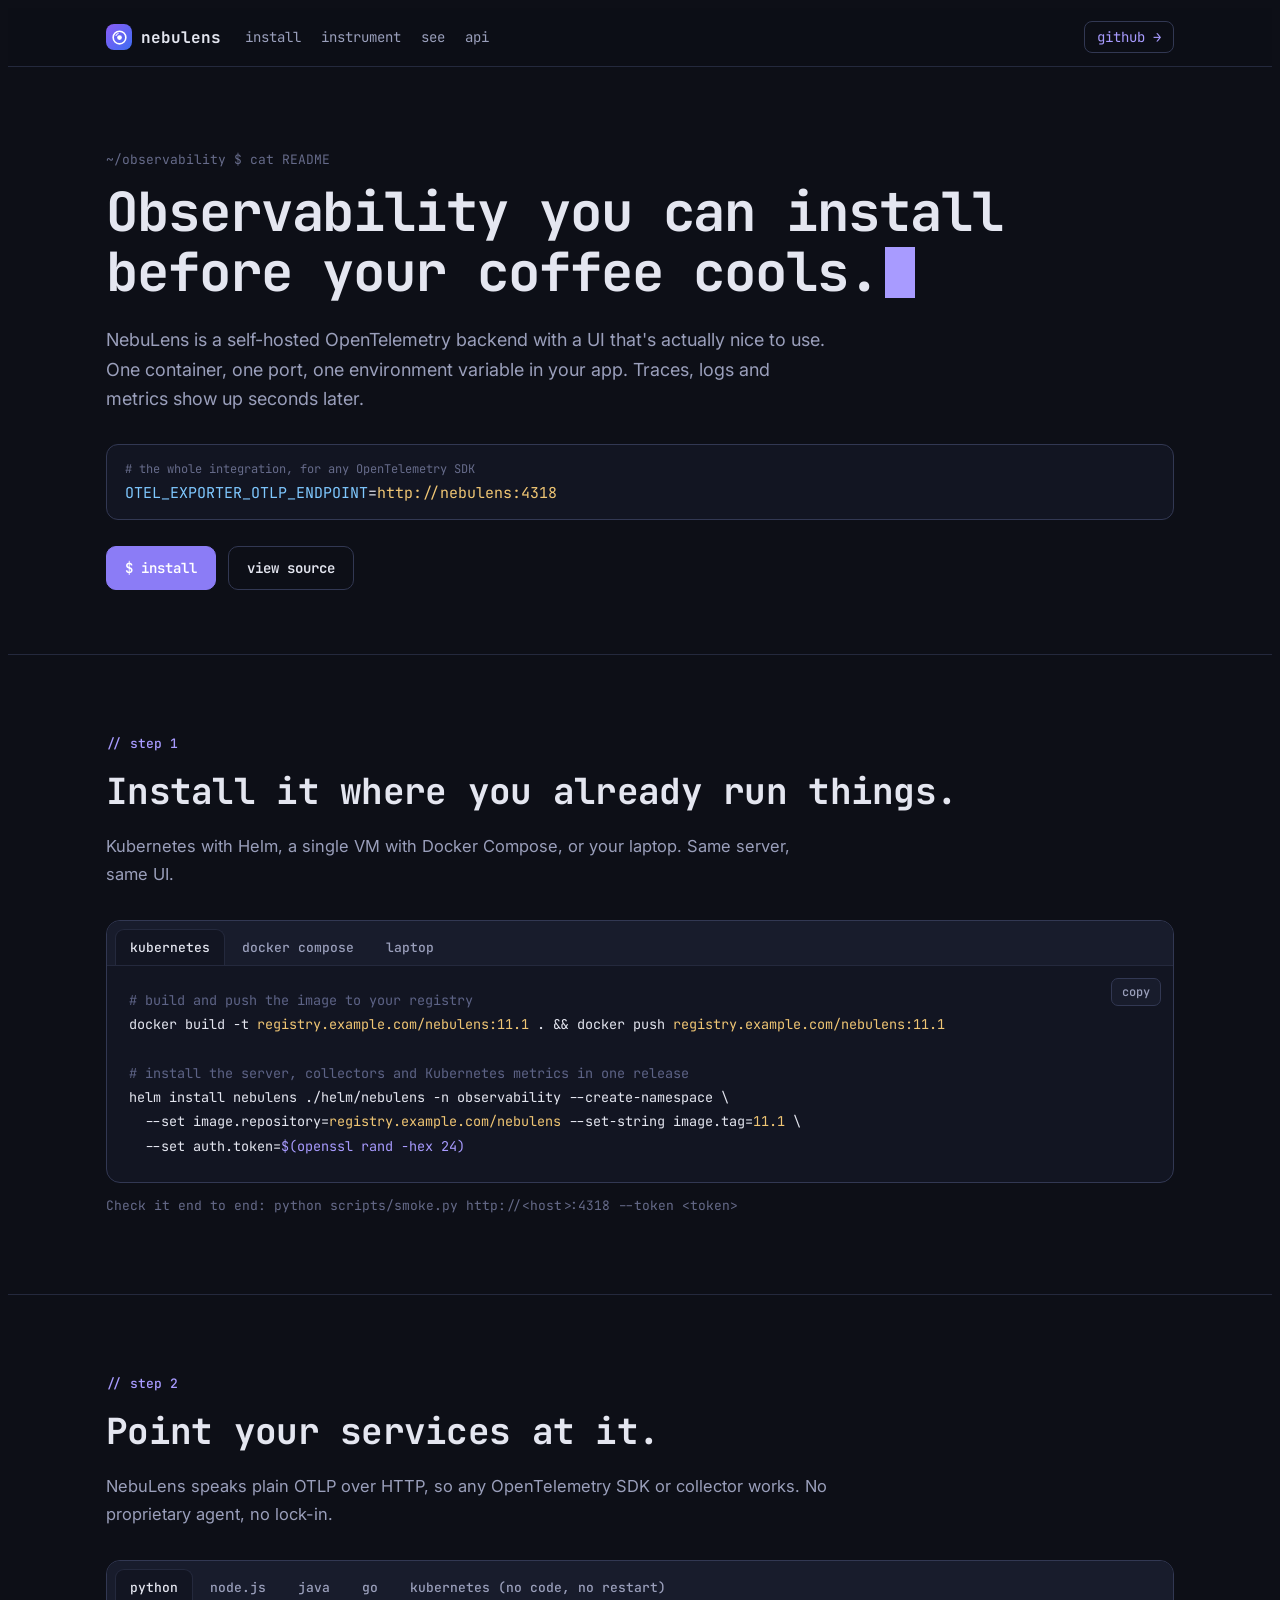
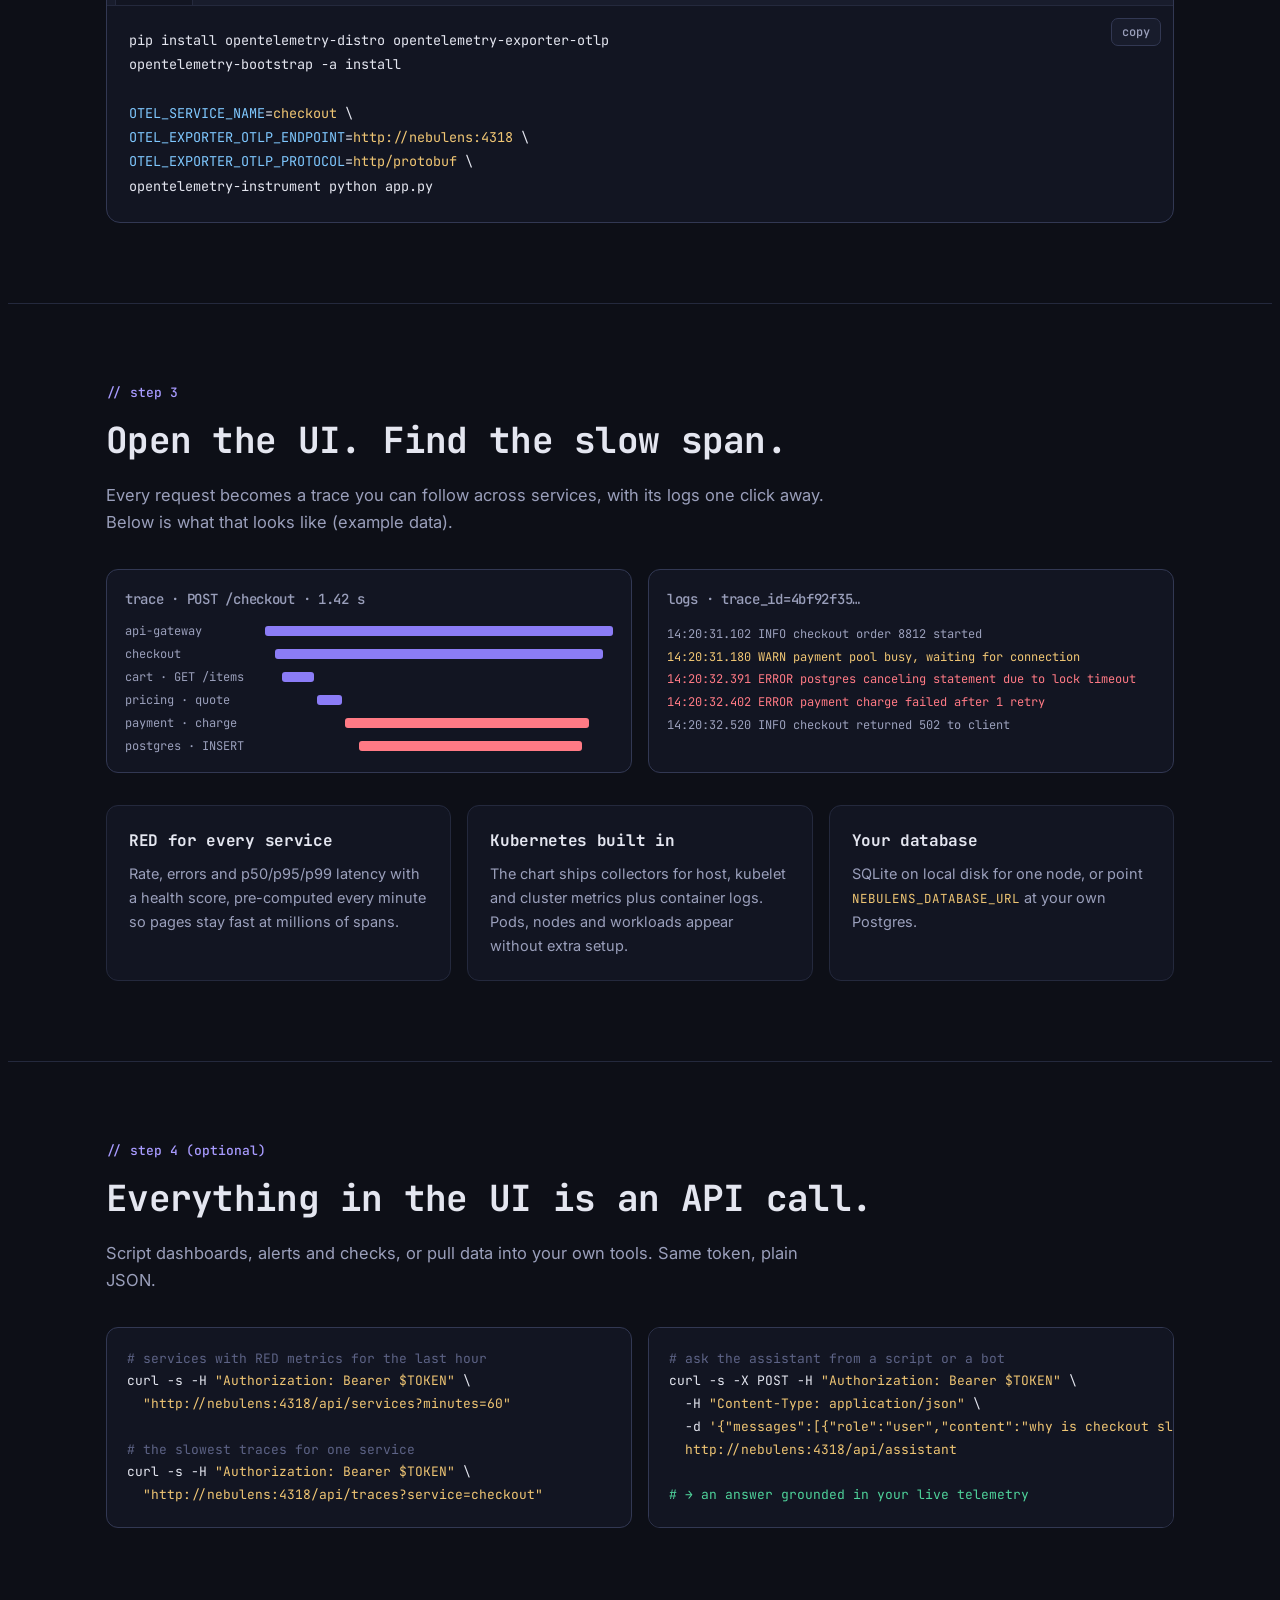
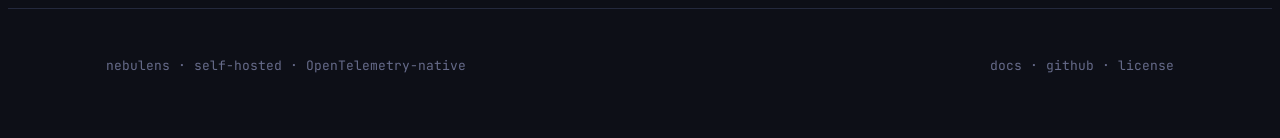
<file: docs/developers.html>
<!doctype html>
<html lang="en">
<head>
<meta charset="utf-8">
<meta name="viewport" content="width=device-width, initial-scale=1, viewport-fit=cover">
<link rel="icon" type="image/svg+xml" href="data:image/svg+xml,%3Csvg xmlns=%27http://www.w3.org/2000/svg%27 viewBox=%270 0 24 24%27%3E%3Cdefs%3E%3ClinearGradient id=%27g%27 x1=%270%27 y1=%270%27 x2=%271%27 y2=%271%27%3E%3Cstop offset=%270%27 stop-color=%27%238b5cf6%27/%3E%3Cstop offset=%271%27 stop-color=%27%233d6df2%27/%3E%3C/linearGradient%3E%3C/defs%3E%3Crect width=%2724%27 height=%2724%27 rx=%276%27 fill=%27url(%23g)%27/%3E%3Ccircle cx=%2712%27 cy=%2712%27 r=%277%27 fill=%27none%27 stroke=%27white%27 stroke-width=%272%27/%3E%3Ccircle cx=%2712%27 cy=%2712%27 r=%272.8%27 fill=%27white%27/%3E%3C/svg%3E">
<title>NebuLens for Developers</title>
<meta property="og:type" content="website">
<meta property="og:site_name" content="NebuLens">
<meta property="og:title" content="NebuLens for Developers">
<meta property="og:description" content="Self-hosted, OpenTelemetry-native observability on Postgres. No ClickHouse, no SaaS, works air-gapped.">
<meta property="og:url" content="https://nebulens.dev/developers.html">
<meta property="og:image" content="https://nebulens.dev/img/og-card.jpg">
<meta property="og:image:width" content="1200">
<meta property="og:image:height" content="630">
<meta property="og:image:alt" content="NebuLens: observability that stays inside your network">
<meta name="twitter:card" content="summary_large_image">
<link rel="canonical" href="https://nebulens.dev/developers.html">
<meta name="description" content="Self-hosted, OpenTelemetry-native observability on Postgres. No ClickHouse, no SaaS, works air-gapped.">
<meta name="claude:viewport-fit-sides" content="cover">
<link rel="preconnect" href="https://fonts.googleapis.com">
<link rel="preconnect" href="https://fonts.gstatic.com" crossorigin>
<link rel="stylesheet" href="https://fonts.googleapis.com/css2?family=JetBrains+Mono:wght@400;500;700&family=Inter:wght@400;500;600&display=swap">
<style>
/* Layout: a developer's terminal. Monospace headlines, every section is something you can copy and run:
   install (3 ways) -> point your app at it (5 languages) -> what you get on screen. */
:root{
  color-scheme:dark;
  --bg:#0d0f17; --pane:#121522; --pane-2:#181c2c; --line:#24293d; --line-2:#323853;
  --text:#e4e6f0; --muted:#9a9fbb; --dim:#666b8a;
  --accent:#a89bff; --accent-2:#8b7cf6; --str:#f0c674; --key:#7fc8ff; --ok:#4fd39b; --err:#ff7a85; --com:#5d6386;
  --mono:"JetBrains Mono",ui-monospace,"Cascadia Code",Consolas,monospace;
  --sans:"Inter","Segoe UI",system-ui,sans-serif;
}
*{box-sizing:border-box}
@media (prefers-reduced-motion:reduce){*{animation:none!important;transition:none!important}}
body{background:var(--bg);color:var(--text);font:15.5px/1.65 var(--sans);overflow-x:hidden}
a{color:inherit}
a:focus-visible,button:focus-visible{outline:2px solid var(--accent);outline-offset:3px;border-radius:4px}
.wrap{max-width:1100px;margin:0 auto;padding-left:max(16px,env(safe-area-inset-left,0px));padding-right:max(16px,env(safe-area-inset-right,0px))}
h1,h2,h3{font-family:var(--mono);margin:0;letter-spacing:-.02em;text-wrap:balance}
p{margin:0}
.c{color:var(--com)}.k{color:var(--key)}.s{color:var(--str)}.a{color:var(--accent)}.g{color:var(--ok)}

body::before{content:"";position:fixed;inset:0 0 auto;height:env(safe-area-inset-top,0px);z-index:30;background:var(--bg)}
nav{position:sticky;top:env(safe-area-inset-top,0px);z-index:20;background:rgba(13,15,23,.9);backdrop-filter:blur(10px);-webkit-backdrop-filter:blur(10px);border-bottom:1px solid var(--line)}
nav .wrap{display:flex;align-items:center;gap:24px;height:58px;font:14px var(--mono)}
.brand{display:flex;align-items:center;gap:9px;text-decoration:none;font-weight:700;font-size:16px}
.mark{width:26px;height:26px;border-radius:8px;background:linear-gradient(135deg,#8b5cf6,#3d6df2);display:grid;place-items:center;flex:none}
.mark svg{width:19px;height:19px;fill:none;stroke:#fff;stroke-width:2;stroke-linecap:round}.mark .core{fill:#fff;stroke:none}.mark .glint{stroke-width:1.6;opacity:.85}
nav .links{display:flex;gap:20px;color:var(--muted)}nav .links a{text-decoration:none}nav .links a:hover{color:var(--text)}
nav .gh{margin-left:auto;text-decoration:none;color:var(--accent);border:1px solid var(--line-2);padding:6px 12px;border-radius:8px}
@media (max-width:700px){nav .links{display:none}}

header{padding-block:84px 64px;border-bottom:1px solid var(--line)}
.prompt{font:13px var(--mono);color:var(--dim)}
header h1{font-size:clamp(30px,5vw,54px);line-height:1.12;margin-top:14px;font-weight:700}
header h1 .cur{display:inline-block;width:.55em;height:.95em;background:var(--accent);vertical-align:-.12em;margin-left:6px;animation:blink 1.1s steps(1) infinite}
@keyframes blink{50%{opacity:0}}
header .lede{max-width:40em;margin-top:22px;font-size:18px;color:var(--muted)}
.envline{margin-top:30px;background:var(--pane);border:1px solid var(--line-2);border-radius:12px;padding:16px 18px;font:15px var(--mono);overflow-x:auto;white-space:nowrap}
.envline small{display:block;font-size:12px;color:var(--dim);margin-bottom:6px;white-space:normal}
.row{display:flex;gap:12px;margin-top:26px;flex-wrap:wrap}
.btn{display:inline-flex;align-items:center;height:44px;padding:0 18px;border-radius:10px;font:600 14px var(--mono);text-decoration:none;border:1px solid var(--line-2)}
.btn.p{background:var(--accent-2);border-color:var(--accent-2);color:#fff}
.btn:hover{border-color:var(--accent)}

section{padding-block:80px;border-bottom:1px solid var(--line)}
.step{font:500 13px var(--mono);color:var(--accent)}
section h2{font-size:clamp(24px,3.4vw,36px);margin-top:10px}
section .sub{color:var(--muted);margin-top:12px;max-width:44em;font-size:16.5px}

.term{margin-top:32px;background:var(--pane);border:1px solid var(--line-2);border-radius:14px;overflow:hidden}
.tabs{display:flex;gap:2px;padding:8px 8px 0;background:var(--pane-2);border-bottom:1px solid var(--line);overflow-x:auto}
.tabs button{font:500 13px var(--mono);color:var(--muted);background:transparent;border:1px solid transparent;border-bottom:0;padding:9px 14px;border-radius:9px 9px 0 0;cursor:pointer;white-space:nowrap}
.tabs button[aria-selected="true"]{background:var(--pane);color:var(--text);border-color:var(--line)}
.panel{position:relative}
.panel pre{margin:0;padding:22px 22px 24px;font:13.5px/1.8 var(--mono);overflow-x:auto;color:var(--text)}
.copy{position:absolute;top:12px;right:12px;font:500 12px var(--mono);color:var(--muted);background:var(--pane-2);border:1px solid var(--line-2);border-radius:7px;padding:5px 10px;cursor:pointer}
.copy:hover{color:var(--text);border-color:var(--accent)}
.note{margin-top:14px;font:13px var(--mono);color:var(--dim)}

.grid3{display:grid;grid-template-columns:repeat(3,1fr);gap:16px;margin-top:32px}
.card{background:var(--pane);border:1px solid var(--line);border-radius:12px;padding:22px;display:grid;gap:8px;align-content:start;min-width:0}
.card h3{font-size:16px}
.card p{color:var(--muted);font-size:14.5px}
.card code{font:12.5px var(--mono);color:var(--str);overflow-wrap:anywhere}
@media (max-width:860px){.grid3{grid-template-columns:1fr}}

.out{margin-top:32px;display:grid;grid-template-columns:1fr 1fr;gap:16px}
.shot{background:var(--pane);border:1px solid var(--line-2);border-radius:12px;padding:18px;min-width:0}
.shot h3{font-size:14px;color:var(--muted);font-weight:500;margin-bottom:12px}
.wf{display:grid;gap:7px;font:12px var(--mono)}
.wf div{display:grid;grid-template-columns:130px 1fr;gap:10px;align-items:center}
.wf span{color:var(--muted);white-space:nowrap;overflow:hidden;text-overflow:ellipsis}
.wf i{display:block;height:10px;border-radius:3px;background:var(--accent-2)}
.wf i.e{background:var(--err)}
.logs{font:12px/1.9 var(--mono);overflow-x:auto;white-space:nowrap;color:var(--muted)}
.logs .w{color:var(--str)}.logs .er{color:var(--err)}
@media (max-width:860px){.out{grid-template-columns:1fr}}

.api{display:grid;grid-template-columns:1fr 1fr;gap:16px;margin-top:32px}
.api pre{margin:0;background:var(--pane);border:1px solid var(--line-2);border-radius:12px;padding:20px;font:13px/1.75 var(--mono);overflow-x:auto}
@media (max-width:860px){.api{grid-template-columns:1fr}}

footer{padding-block:48px 56px}
footer .wrap{display:flex;justify-content:space-between;align-items:center;gap:16px;flex-wrap:wrap;font:13px var(--mono);color:var(--dim)}
footer a{text-decoration:none}footer a:hover{color:var(--text)}
</style>
</head>
<body>

<nav aria-label="Main"><div class="wrap">
  <a class="brand" href="#top"><span class="mark" aria-hidden="true"><svg viewBox="0 0 24 24"><circle cx="12" cy="12" r="8"/><circle class="core" cx="12" cy="12" r="3"/><path class="glint" d="M7.6 9.4a5 5 0 0 1 2.6-2.5"/></svg></span>nebulens</a>
  <div class="links"><a href="#install">install</a><a href="#instrument">instrument</a><a href="#see">see</a><a href="#api">api</a></div>
  <a class="gh" href="https://github.com/syedammarsuhail/nebulens">github →</a>
</div></nav>

<header id="top"><div class="wrap">
  <div class="prompt">~/observability $ cat README</div>
  <h1>Observability you can install before your coffee cools.<span class="cur" aria-hidden="true"></span></h1>
  <p class="lede">NebuLens is a self-hosted OpenTelemetry backend with a UI that's actually nice to use. One container, one port, one environment variable in your app. Traces, logs and metrics show up seconds later.</p>
  <div class="envline"><small># the whole integration, for any OpenTelemetry SDK</small><span class="k">OTEL_EXPORTER_OTLP_ENDPOINT</span>=<span class="s">http://nebulens:4318</span></div>
  <div class="row"><a class="btn p" href="#install">$ install</a><a class="btn" href="https://github.com/syedammarsuhail/nebulens">view source</a></div>
</div></header>

<section id="install"><div class="wrap">
  <div class="step">// step 1</div>
  <h2>Install it where you already run things.</h2>
  <p class="sub">Kubernetes with Helm, a single VM with Docker Compose, or your laptop. Same server, same UI.</p>
  <div class="term" data-tabs>
    <div class="tabs" role="tablist" aria-label="Install method">
      <button role="tab" aria-selected="true" aria-controls="i-helm" id="t-helm">kubernetes</button>
      <button role="tab" aria-selected="false" aria-controls="i-vm" id="t-vm">docker compose</button>
      <button role="tab" aria-selected="false" aria-controls="i-laptop" id="t-laptop">laptop</button>
    </div>
    <div class="panel" role="tabpanel" id="i-helm" aria-labelledby="t-helm"><button class="copy" type="button">copy</button><pre><span class="c"># build and push the image to your registry</span>
docker build -t <span class="s">registry.example.com/nebulens:11.1</span> . && docker push <span class="s">registry.example.com/nebulens:11.1</span>

<span class="c"># install the server, collectors and Kubernetes metrics in one release</span>
helm install nebulens ./helm/nebulens -n observability --create-namespace \
  --set image.repository=<span class="s">registry.example.com/nebulens</span> --set-string image.tag=<span class="s">11.1</span> \
  --set auth.token=<span class="a">$(openssl rand -hex 24)</span></pre></div>
    <div class="panel" role="tabpanel" id="i-vm" aria-labelledby="t-vm" hidden><button class="copy" type="button">copy</button><pre><span class="c"># on any Linux VM with Docker</span>
cd deploy/vm
cp .env.example .env            <span class="c"># set NEBULENS_TOKEN and NEBULENS_IMAGE</span>
docker compose up -d

<span class="c"># UI and OTLP endpoint</span>
open <span class="s">http://your-vm:4318</span></pre></div>
    <div class="panel" role="tabpanel" id="i-laptop" aria-labelledby="t-laptop" hidden><button class="copy" type="button">copy</button><pre>pip install -r requirements.lock
python server.py                <span class="c"># http://localhost:4318</span>

<span class="c"># send some demo traffic from 23 services</span>
NEBULENS_URL=<span class="s">http://localhost:4318</span> python demo/multi_service_load.py</pre></div>
  </div>
  <p class="note">Check it end to end: python scripts/smoke.py http://&lt;host&gt;:4318 --token &lt;token&gt;</p>
</div></section>

<section id="instrument"><div class="wrap">
  <div class="step">// step 2</div>
  <h2>Point your services at it.</h2>
  <p class="sub">NebuLens speaks plain OTLP over HTTP, so any OpenTelemetry SDK or collector works. No proprietary agent, no lock-in.</p>
  <div class="term" data-tabs>
    <div class="tabs" role="tablist" aria-label="Language">
      <button role="tab" aria-selected="true" aria-controls="l-py" id="tl-py">python</button>
      <button role="tab" aria-selected="false" aria-controls="l-node" id="tl-node">node.js</button>
      <button role="tab" aria-selected="false" aria-controls="l-java" id="tl-java">java</button>
      <button role="tab" aria-selected="false" aria-controls="l-go" id="tl-go">go</button>
      <button role="tab" aria-selected="false" aria-controls="l-k8s" id="tl-k8s">kubernetes (no code, no restart)</button>
    </div>
    <div class="panel" role="tabpanel" id="l-py" aria-labelledby="tl-py"><button class="copy" type="button">copy</button><pre>pip install opentelemetry-distro opentelemetry-exporter-otlp
opentelemetry-bootstrap -a install

<span class="k">OTEL_SERVICE_NAME</span>=<span class="s">checkout</span> \
<span class="k">OTEL_EXPORTER_OTLP_ENDPOINT</span>=<span class="s">http://nebulens:4318</span> \
<span class="k">OTEL_EXPORTER_OTLP_PROTOCOL</span>=<span class="s">http/protobuf</span> \
opentelemetry-instrument python app.py</pre></div>
    <div class="panel" role="tabpanel" id="l-node" aria-labelledby="tl-node" hidden><button class="copy" type="button">copy</button><pre>npm install @opentelemetry/auto-instrumentations-node

<span class="k">OTEL_SERVICE_NAME</span>=<span class="s">cart</span> \
<span class="k">OTEL_EXPORTER_OTLP_ENDPOINT</span>=<span class="s">http://nebulens:4318</span> \
node --require @opentelemetry/auto-instrumentations-node/register app.js</pre></div>
    <div class="panel" role="tabpanel" id="l-java" aria-labelledby="tl-java" hidden><button class="copy" type="button">copy</button><pre><span class="c"># download opentelemetry-javaagent.jar from the OpenTelemetry releases page</span>
<span class="k">OTEL_SERVICE_NAME</span>=<span class="s">orders</span> \
<span class="k">OTEL_EXPORTER_OTLP_ENDPOINT</span>=<span class="s">http://nebulens:4318</span> \
<span class="k">OTEL_EXPORTER_OTLP_PROTOCOL</span>=<span class="s">http/protobuf</span> \
java -javaagent:opentelemetry-javaagent.jar -jar orders.jar</pre></div>
    <div class="panel" role="tabpanel" id="l-go" aria-labelledby="tl-go" hidden><button class="copy" type="button">copy</button><pre><span class="c">// go get go.opentelemetry.io/otel/exporters/otlp/otlptrace/otlptracehttp</span>
exp, _ := otlptracehttp.New(ctx)   <span class="c">// reads OTEL_EXPORTER_OTLP_ENDPOINT</span>
tp := sdktrace.NewTracerProvider(sdktrace.WithBatcher(exp))
otel.SetTracerProvider(tp)

<span class="c">// run with</span>
<span class="k">OTEL_SERVICE_NAME</span>=<span class="s">pricing</span> <span class="k">OTEL_EXPORTER_OTLP_ENDPOINT</span>=<span class="s">http://nebulens:4318</span> ./pricing</pre></div>
    <div class="panel" role="tabpanel" id="l-k8s" aria-labelledby="tl-k8s" hidden><button class="copy" type="button">copy</button><pre><span class="c"># every app in every namespace, no code and no restart (eBPF, one agent per node)</span>
helm upgrade nebulens ./helm/nebulens -n observability --reset-then-reuse-values --set ebpf.enabled=true

<span class="c"># optional: deeper spans inside your code for chosen services (OpenTelemetry Operator + agent)</span>
helm upgrade nebulens ./helm/nebulens -n observability --reset-then-reuse-values \
  --set opentelemetry-operator.enabled=true --wait --timeout 5m

<span class="c"># switch tracing on for a workload: the pod restarts with the language agent injected</span>
scripts/instrument.sh <span class="s">python</span> -n shop checkout     <span class="c"># java, dotnet, nodejs, go</span>

<span class="c"># or let NebuLens annotate whole namespaces every 10 minutes (it detects the language)</span>
helm upgrade nebulens ./helm/nebulens -n observability --reset-then-reuse-values \
  --set autoInstrumentation.autoInject.enabled=true --set autoInstrumentation.autoInject.dryRun=false \
  --set "autoInstrumentation.autoInject.namespaces={shop}"</pre></div>
  </div>
</div></section>

<section id="see"><div class="wrap">
  <div class="step">// step 3</div>
  <h2>Open the UI. Find the slow span.</h2>
  <p class="sub">Every request becomes a trace you can follow across services, with its logs one click away. Below is what that looks like (example data).</p>
  <div class="out">
    <div class="shot">
      <h3>trace · POST /checkout · 1.42 s</h3>
      <div class="wf" aria-label="Example trace waterfall">
        <div><span>api-gateway</span><i style="width:100%"></i></div>
        <div><span>checkout</span><i style="width:94%;margin-left:3%"></i></div>
        <div><span>cart · GET /items</span><i style="width:9%;margin-left:5%"></i></div>
        <div><span>pricing · quote</span><i style="width:7%;margin-left:15%"></i></div>
        <div><span>payment · charge</span><i class="e" style="width:70%;margin-left:23%"></i></div>
        <div><span>postgres · INSERT</span><i class="e" style="width:64%;margin-left:27%"></i></div>
      </div>
    </div>
    <div class="shot">
      <h3>logs · trace_id=4bf92f35…</h3>
      <div class="logs">
        <div>14:20:31.102 INFO  checkout   order 8812 started</div>
        <div class="w">14:20:31.180 WARN  payment    pool busy, waiting for connection</div>
        <div class="er">14:20:32.391 ERROR postgres   canceling statement due to lock timeout</div>
        <div class="er">14:20:32.402 ERROR payment    charge failed after 1 retry</div>
        <div>14:20:32.520 INFO  checkout   returned 502 to client</div>
      </div>
    </div>
  </div>
  <div class="grid3">
    <div class="card"><h3>RED for every service</h3><p>Rate, errors and p50/p95/p99 latency with a health score, pre-computed every minute so pages stay fast at millions of spans.</p></div>
    <div class="card"><h3>Kubernetes built in</h3><p>The chart ships collectors for host, kubelet and cluster metrics plus container logs. Pods, nodes and workloads appear without extra setup.</p></div>
    <div class="card"><h3>Your database</h3><p>SQLite on local disk for one node, or point <code>NEBULENS_DATABASE_URL</code> at your own Postgres.</p></div>
  </div>
</div></section>

<section id="api"><div class="wrap">
  <div class="step">// step 4 (optional)</div>
  <h2>Everything in the UI is an API call.</h2>
  <p class="sub">Script dashboards, alerts and checks, or pull data into your own tools. Same token, plain JSON.</p>
  <div class="api">
<pre><span class="c"># services with RED metrics for the last hour</span>
curl -s -H <span class="s">"Authorization: Bearer $TOKEN"</span> \
  <span class="s">"http://nebulens:4318/api/services?minutes=60"</span>

<span class="c"># the slowest traces for one service</span>
curl -s -H <span class="s">"Authorization: Bearer $TOKEN"</span> \
  <span class="s">"http://nebulens:4318/api/traces?service=checkout"</span></pre>
<pre><span class="c"># ask the assistant from a script or a bot</span>
curl -s -X POST -H <span class="s">"Authorization: Bearer $TOKEN"</span> \
  -H <span class="s">"Content-Type: application/json"</span> \
  -d <span class="s">'{"messages":[{"role":"user","content":"why is checkout slow?"}]}'</span> \
  <span class="s">http://nebulens:4318/api/assistant</span>

<span class="g"># → an answer grounded in your live telemetry</span></pre>
  </div>
</div></section>

<footer><div class="wrap">
  <span>nebulens · self-hosted · OpenTelemetry-native</span>
  <span><a href="https://github.com/syedammarsuhail/nebulens/blob/main/GETTING-STARTED.md">docs</a> · <a href="https://github.com/syedammarsuhail/nebulens">github</a> · <a href="https://github.com/syedammarsuhail/nebulens/blob/main/LICENSE">license</a></span>
</div></footer>

<script>
document.querySelectorAll("[data-tabs]").forEach(function (box) {
  var tabs = box.querySelectorAll("[role=tab]");
  tabs.forEach(function (t, i) {
    t.addEventListener("click", function () { select(i); });
    t.addEventListener("keydown", function (e) {
      if (e.key === "ArrowRight" || e.key === "ArrowLeft") { e.preventDefault(); select((i + (e.key === "ArrowRight" ? 1 : tabs.length - 1)) % tabs.length); }
    });
  });
  function select(i) {
    tabs.forEach(function (t, j) {
      t.setAttribute("aria-selected", j === i ? "true" : "false"); t.tabIndex = j === i ? 0 : -1;
      document.getElementById(t.getAttribute("aria-controls")).hidden = j !== i;
    });
    tabs[i].focus();
  }
});
document.querySelectorAll(".copy").forEach(function (b) {
  b.addEventListener("click", function () {
    var pre = b.parentElement.querySelector("pre"), text = pre.textContent;
    var ok = function () { b.textContent = "copied"; setTimeout(function () { b.textContent = "copy"; }, 1500); };
    var sel = function () { var r = document.createRange(); r.selectNodeContents(pre); var s = getSelection(); s.removeAllRanges(); s.addRange(r); b.textContent = "ctrl+c"; };
    try { navigator.clipboard.writeText(text).then(ok, sel); } catch (e) { sel(); }
  });
});
</script>

</body>
</html>
</file>
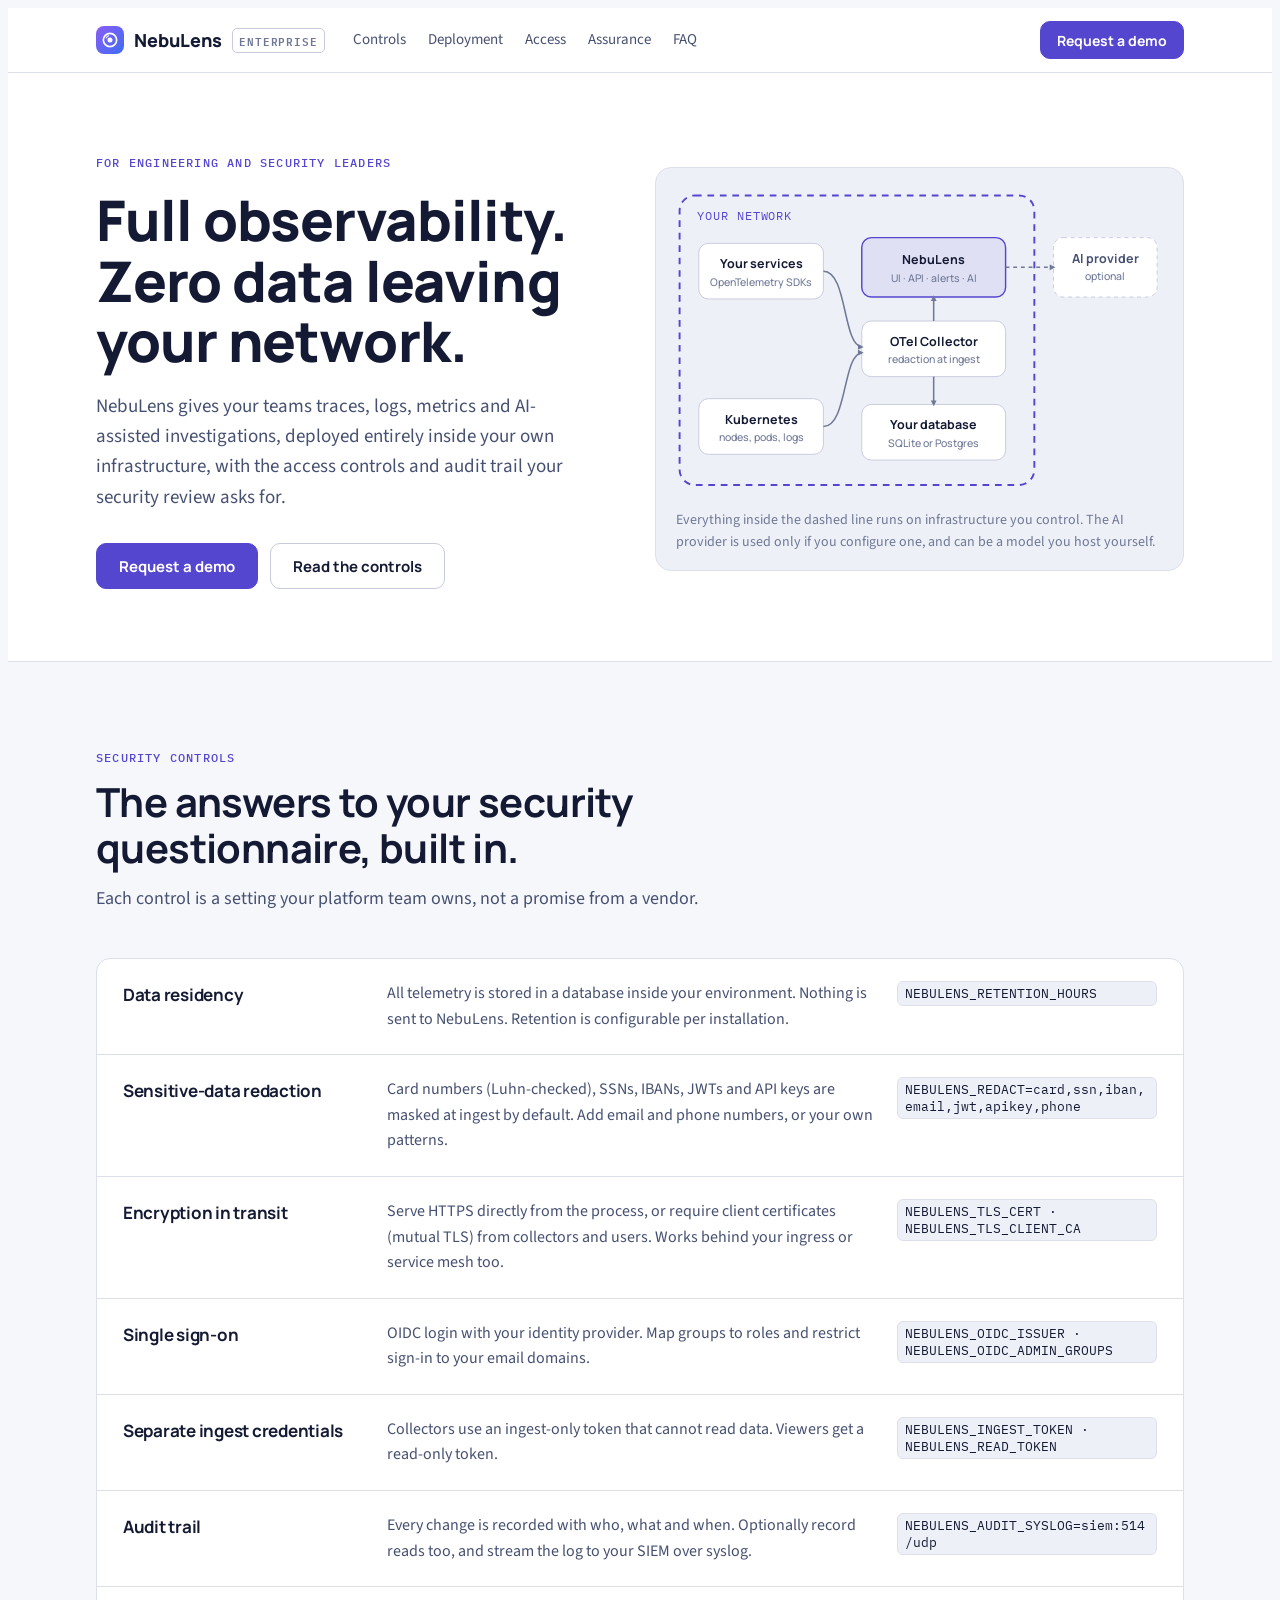
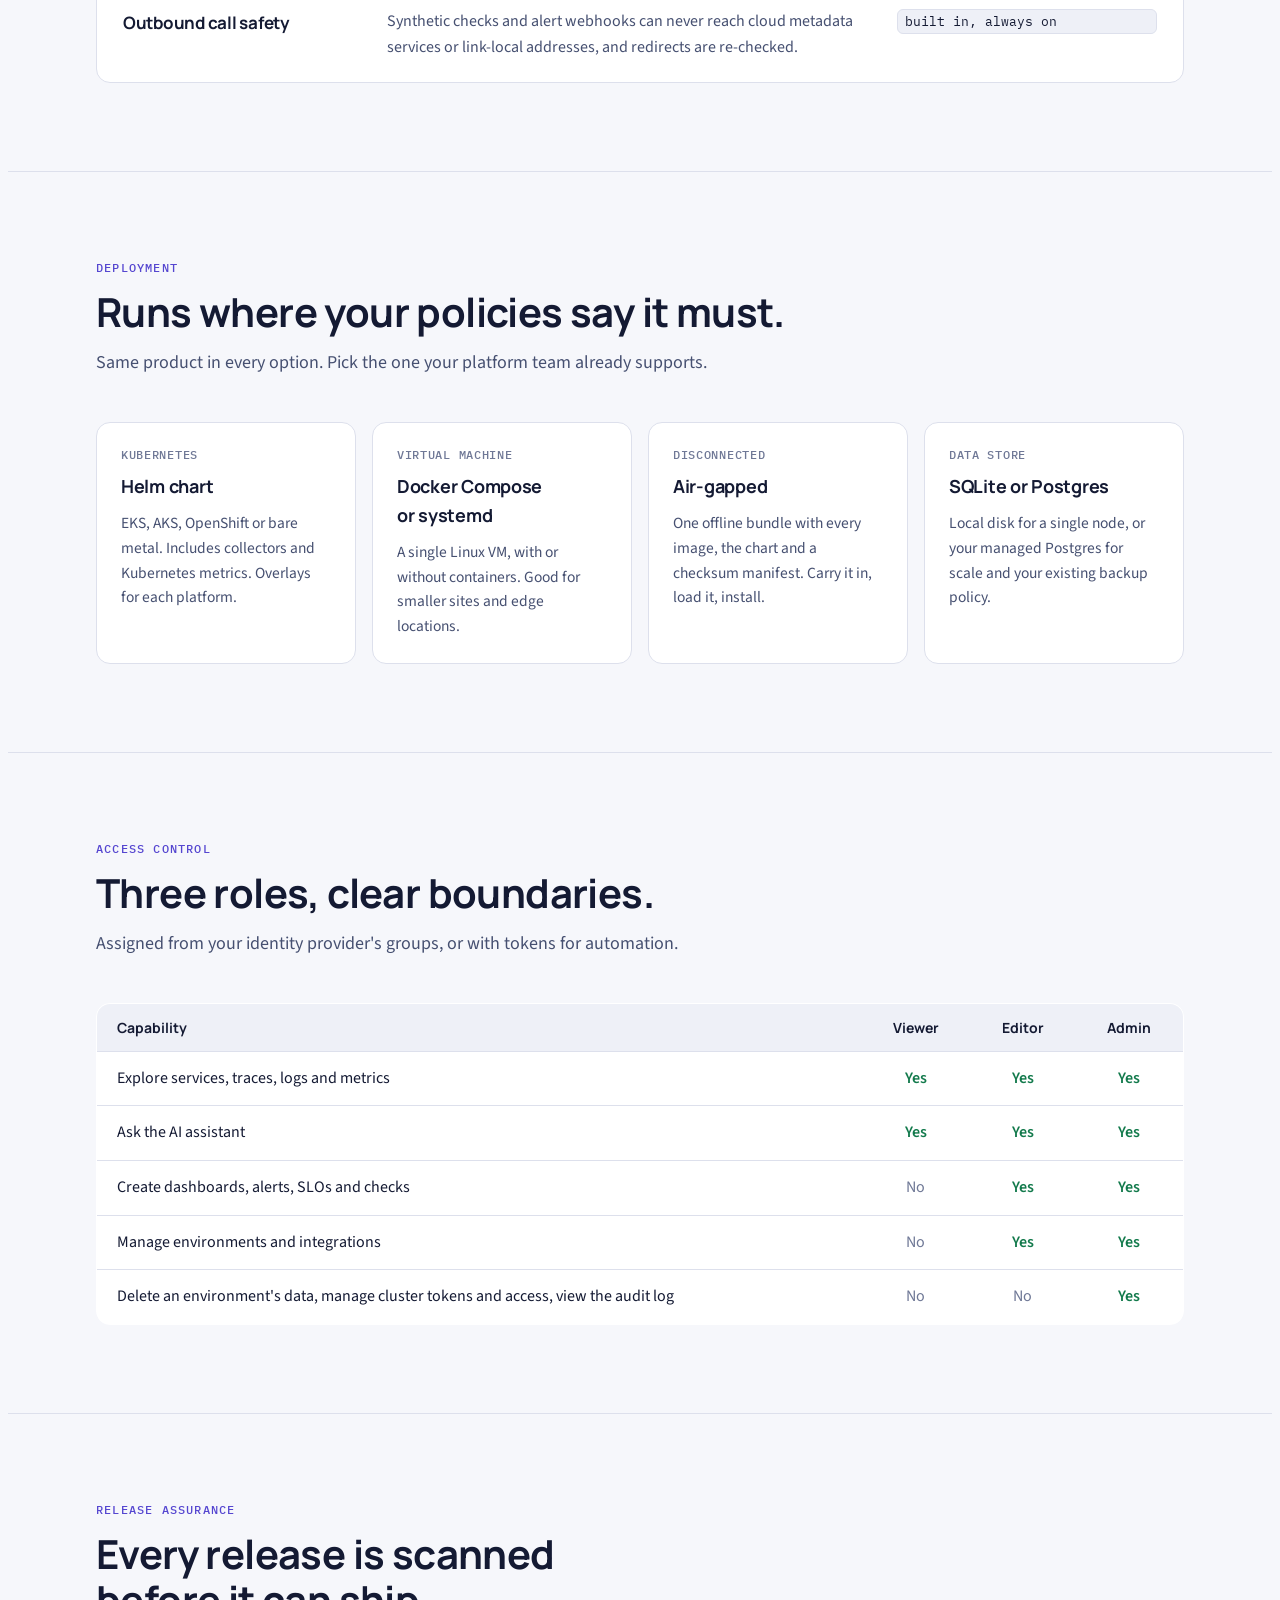
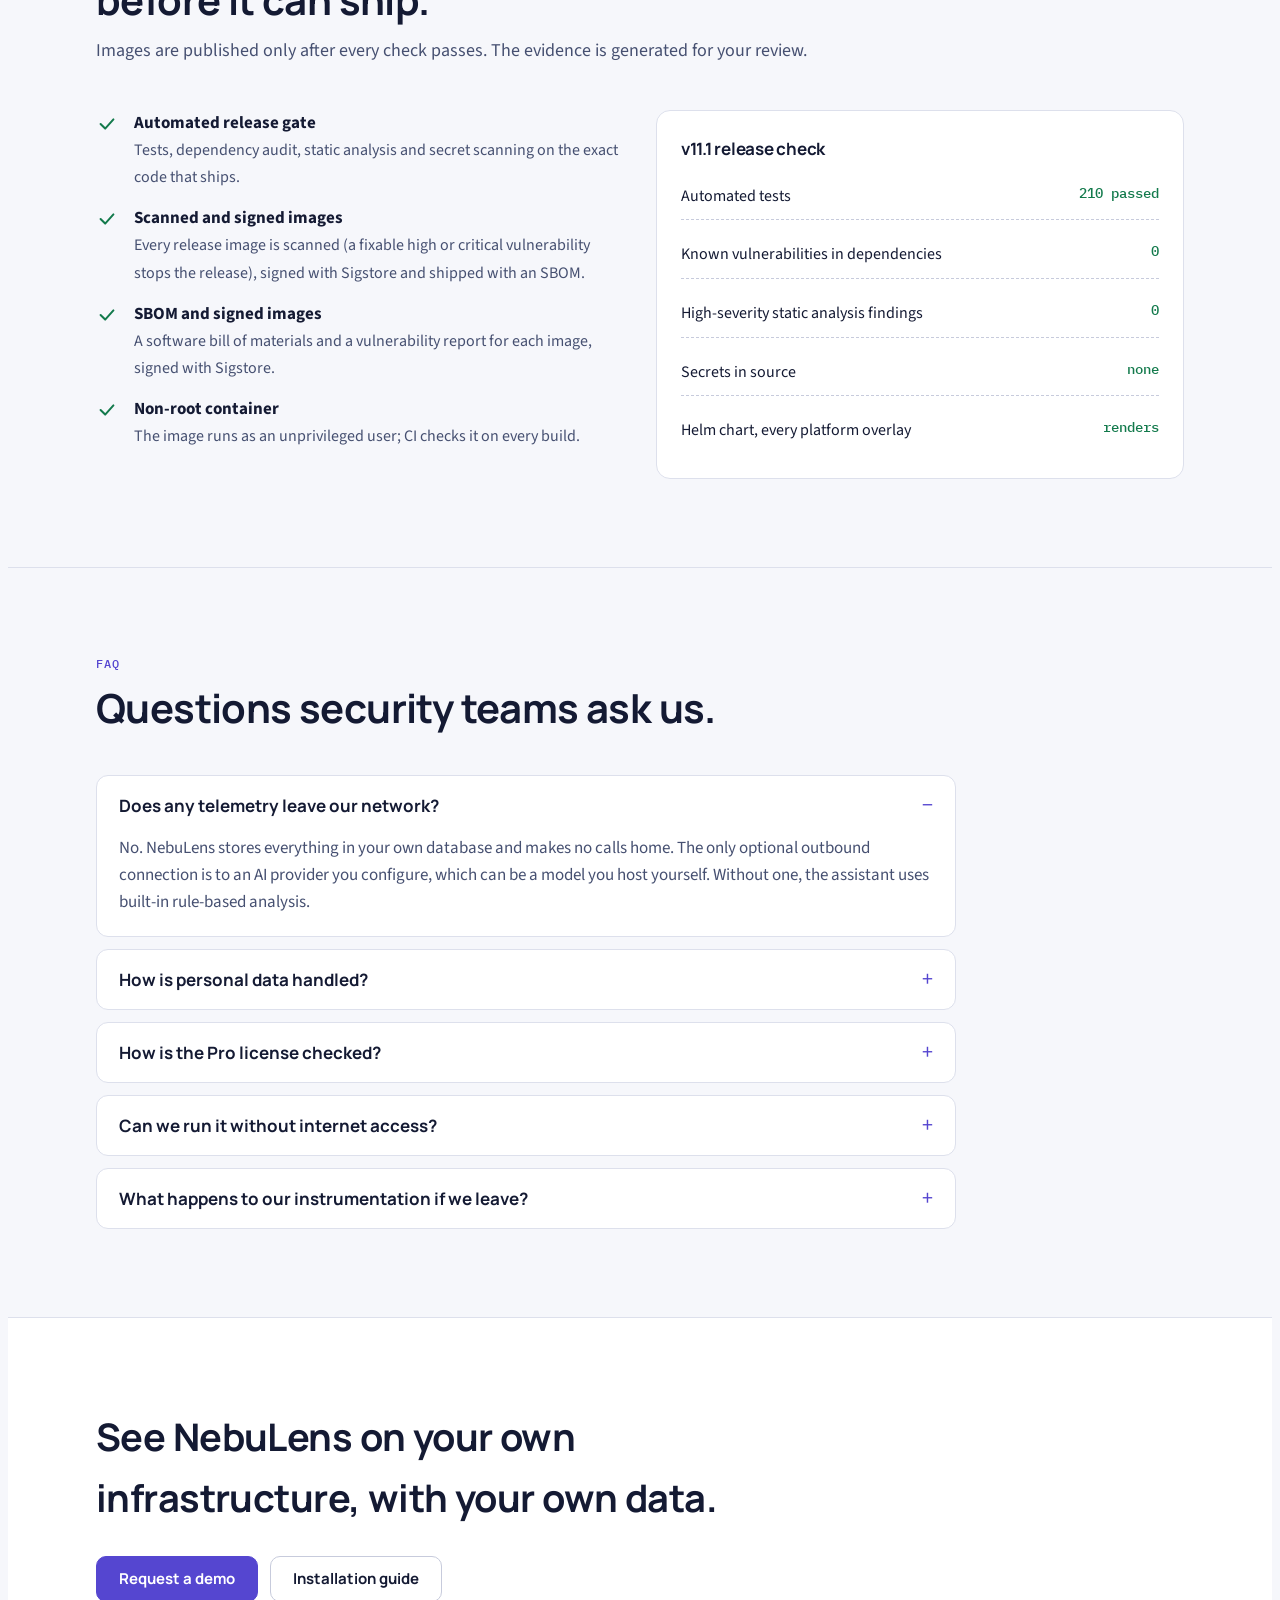
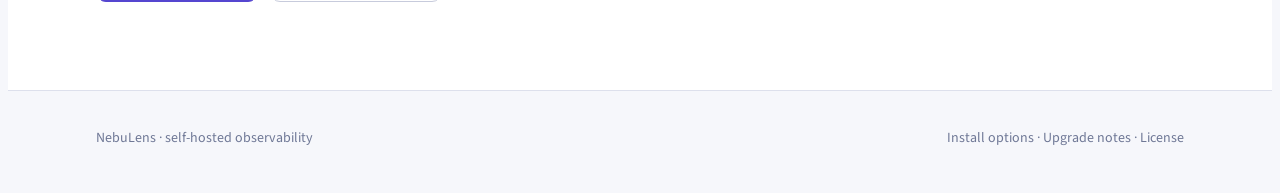
<file: docs/enterprise.html>
<!doctype html>
<html lang="en">
<head>
<meta charset="utf-8">
<meta name="viewport" content="width=device-width, initial-scale=1, viewport-fit=cover">
<link rel="icon" type="image/svg+xml" href="data:image/svg+xml,%3Csvg xmlns=%27http://www.w3.org/2000/svg%27 viewBox=%270 0 24 24%27%3E%3Cdefs%3E%3ClinearGradient id=%27g%27 x1=%270%27 y1=%270%27 x2=%271%27 y2=%271%27%3E%3Cstop offset=%270%27 stop-color=%27%238b5cf6%27/%3E%3Cstop offset=%271%27 stop-color=%27%233d6df2%27/%3E%3C/linearGradient%3E%3C/defs%3E%3Crect width=%2724%27 height=%2724%27 rx=%276%27 fill=%27url(%23g)%27/%3E%3Ccircle cx=%2712%27 cy=%2712%27 r=%277%27 fill=%27none%27 stroke=%27white%27 stroke-width=%272%27/%3E%3Ccircle cx=%2712%27 cy=%2712%27 r=%272.8%27 fill=%27white%27/%3E%3C/svg%3E">
<title>NebuLens Enterprise</title>
<meta property="og:type" content="website">
<meta property="og:site_name" content="NebuLens">
<meta property="og:title" content="NebuLens Enterprise">
<meta property="og:description" content="Self-hosted, OpenTelemetry-native observability on Postgres. No ClickHouse, no SaaS, works air-gapped.">
<meta property="og:url" content="https://nebulens.dev/enterprise.html">
<meta property="og:image" content="https://nebulens.dev/img/og-card.jpg">
<meta property="og:image:width" content="1200">
<meta property="og:image:height" content="630">
<meta property="og:image:alt" content="NebuLens: observability that stays inside your network">
<meta name="twitter:card" content="summary_large_image">
<link rel="canonical" href="https://nebulens.dev/enterprise.html">
<meta name="description" content="Self-hosted, OpenTelemetry-native observability on Postgres. No ClickHouse, no SaaS, works air-gapped.">
<meta name="claude:viewport-fit-sides" content="cover">
<link rel="preconnect" href="https://fonts.googleapis.com">
<link rel="preconnect" href="https://fonts.gstatic.com" crossorigin>
<link rel="stylesheet" href="https://fonts.googleapis.com/css2?family=Manrope:wght@500;700;800&family=Source+Sans+3:wght@400;600&family=IBM+Plex+Mono:wght@400;500&display=swap">
<style>
/* Layout: a security review packet. Left-aligned, document-like sections with a boundary diagram as the hero,
   a controls matrix, deployment options and an FAQ a CISO would ask. Light first, dark supported. */
:root{
  --bg:#f6f7fb; --surface:#ffffff; --surface-2:#eef0f7; --line:#dde0ec; --line-2:#c7cbdc;
  --ink:#141a33; --ink-2:#465071; --ink-3:#6f7896;
  --accent:#5546d0; --accent-soft:rgba(85,70,208,.09); --accent-ink:#ffffff;
  --ok:#137a4c; --ok-soft:rgba(19,122,76,.10); --warn:#a35d07;
  --boundary:#5546d0;
  --display:"Manrope","Segoe UI",system-ui,sans-serif;
  --body:"Source Sans 3","Segoe UI",system-ui,sans-serif;
  --mono:"IBM Plex Mono",ui-monospace,Consolas,monospace;
}
@media (prefers-color-scheme:dark){:root:not([data-theme="light"]){
  --bg:#0c0e18; --surface:#131628; --surface-2:#191d33; --line:#262b45; --line-2:#363c5c;
  --ink:#e9eaf6; --ink-2:#aeb3cf; --ink-3:#7e84a5; --accent:#a093ff; --accent-soft:rgba(160,147,255,.12); --accent-ink:#141230;
  --ok:#4fd39b; --ok-soft:rgba(79,211,155,.12); --warn:#eab048; --boundary:#a093ff; color-scheme:dark}}
:root[data-theme="dark"]{
  --bg:#0c0e18; --surface:#131628; --surface-2:#191d33; --line:#262b45; --line-2:#363c5c;
  --ink:#e9eaf6; --ink-2:#aeb3cf; --ink-3:#7e84a5; --accent:#a093ff; --accent-soft:rgba(160,147,255,.12); --accent-ink:#141230;
  --ok:#4fd39b; --ok-soft:rgba(79,211,155,.12); --warn:#eab048; --boundary:#a093ff; color-scheme:dark}
*{box-sizing:border-box}
@media (prefers-reduced-motion:reduce){*{transition:none!important}}
body{background:var(--bg);color:var(--ink);font:17px/1.6 var(--body);overflow-x:hidden}
a{color:var(--accent)}
a:focus-visible,button:focus-visible,summary:focus-visible{outline:2px solid var(--accent);outline-offset:3px;border-radius:6px}
.wrap{max-width:1120px;margin:0 auto;padding-left:max(16px,env(safe-area-inset-left,0px));padding-right:max(16px,env(safe-area-inset-right,0px))}
h1,h2,h3{font-family:var(--display);margin:0;letter-spacing:-.015em;text-wrap:balance}
p{margin:0}
.label{font:500 12px var(--mono);letter-spacing:.1em;text-transform:uppercase;color:var(--accent)}

body::before{content:"";position:fixed;inset:0 0 auto;height:env(safe-area-inset-top,0px);z-index:30;background:var(--surface)}
nav{position:sticky;top:env(safe-area-inset-top,0px);z-index:20;background:var(--surface);border-bottom:1px solid var(--line)}
nav .wrap{display:flex;align-items:center;gap:28px;height:64px}
.brand{display:flex;align-items:center;gap:10px;text-decoration:none;color:var(--ink);font:800 18px var(--display)}
.mark{width:28px;height:28px;border-radius:8px;background:linear-gradient(135deg,#8b5cf6,#3d6df2);display:grid;place-items:center;flex:none}
.mark svg{width:20px;height:20px;fill:none;stroke:#fff;stroke-width:2;stroke-linecap:round}.mark .core{fill:#fff;stroke:none}.mark .glint{stroke-width:1.6;opacity:.85}
.brand small{font:600 11px var(--mono);letter-spacing:.08em;color:var(--ink-3);border:1px solid var(--line-2);border-radius:5px;padding:2px 6px}
nav .links{display:flex;gap:22px;font-size:15px}
nav .links a{color:var(--ink-2);text-decoration:none}nav .links a:hover{color:var(--ink)}
.btn{display:inline-flex;align-items:center;justify-content:center;height:46px;padding:0 22px;border-radius:10px;font:700 15px var(--display);text-decoration:none;border:1px solid var(--line-2);color:var(--ink);background:var(--surface)}
.btn.p{background:var(--accent);border-color:var(--accent);color:var(--accent-ink)}
nav .btn{height:38px;padding:0 16px;font-size:14px;margin-left:auto}
@media (max-width:860px){nav .links{display:none}}

header{padding-block:76px 72px;border-bottom:1px solid var(--line);background:var(--surface)}
header .wrap{display:grid;grid-template-columns:1fr 1.05fr;gap:56px;align-items:center}
header h1{font-size:clamp(36px,4.8vw,56px);line-height:1.08;font-weight:800;margin-top:14px}
header .lede{margin-top:20px;font-size:19px;color:var(--ink-2);max-width:32em}
header .row{display:flex;gap:12px;margin-top:30px;flex-wrap:wrap}
.diagram{background:var(--surface-2);border:1px solid var(--line);border-radius:16px;padding:14px;min-width:0}
.diagram svg{width:100%;height:auto;display:block}
.diagram figcaption{font-size:14px;color:var(--ink-3);padding:10px 6px 2px}
@media (max-width:900px){header .wrap{grid-template-columns:1fr}}

section{padding-block:88px;border-bottom:1px solid var(--line)}
.head{max-width:740px;display:grid;gap:14px;margin-bottom:44px}
.head h2{font-size:clamp(28px,3.6vw,40px);line-height:1.15}
.head p{color:var(--ink-2);font-size:18px}

.matrix{background:var(--surface);border:1px solid var(--line);border-radius:14px;overflow:hidden}
.mrow{display:grid;grid-template-columns:240px 1fr 260px;gap:24px;padding:22px 26px;border-bottom:1px solid var(--line);align-items:start}
.mrow:last-child{border-bottom:0}
.mrow h3{font-size:17px}
.mrow p{color:var(--ink-2);font-size:16px}
.mrow code{font:13px var(--mono);background:var(--surface-2);border:1px solid var(--line);border-radius:6px;padding:3px 7px;display:inline-block;overflow-wrap:anywhere;max-width:100%}
@media (max-width:860px){.mrow{grid-template-columns:1fr;gap:8px}}

.deploy{display:grid;grid-template-columns:repeat(4,1fr);gap:16px}
.opt{background:var(--surface);border:1px solid var(--line);border-radius:14px;padding:24px;display:grid;gap:10px;align-content:start}
.opt .tag{font:500 11.5px var(--mono);color:var(--ink-3);letter-spacing:.06em;text-transform:uppercase}
.opt h3{font-size:18px}
.opt p{color:var(--ink-2);font-size:15.5px}
@media (max-width:980px){.deploy{grid-template-columns:1fr 1fr}}
@media (max-width:560px){.deploy{grid-template-columns:1fr}}

.roles{width:100%;border-collapse:collapse;background:var(--surface);border:1px solid var(--line);border-radius:14px;overflow:hidden;font-size:16px}
.roles th,.roles td{padding:14px 20px;border-bottom:1px solid var(--line);text-align:center}
.roles th{font:700 14px var(--display);background:var(--surface-2)}
.roles th:first-child,.roles td:first-child{text-align:left}
.roles tr:last-child td{border-bottom:0}
.y{color:var(--ok);font-weight:600}.n{color:var(--ink-3)}
.scroll{overflow-x:auto;border-radius:14px}

.assure{display:grid;grid-template-columns:1fr 1fr;gap:32px;align-items:start}
.assure ul{list-style:none;margin:0;padding:0;display:grid;gap:14px}
.assure li{display:grid;grid-template-columns:26px 1fr;gap:12px}
.assure li svg{width:22px;height:22px;fill:none;stroke:var(--ok);stroke-width:2.2;stroke-linecap:round;stroke-linejoin:round;margin-top:3px}
.assure li b{display:block}
.assure li span{color:var(--ink-2);font-size:16px}
.evidence{background:var(--surface);border:1px solid var(--line);border-radius:14px;padding:24px;display:grid;gap:12px}
.evidence h3{font-size:17px}
.ev{display:flex;justify-content:space-between;gap:14px;padding:10px 0;border-bottom:1px dashed var(--line-2);font-size:16px}
.ev:last-child{border-bottom:0}
.ev b{font:500 14px var(--mono);color:var(--ok);white-space:nowrap}
@media (max-width:860px){.assure{grid-template-columns:1fr}}

.faq{display:grid;gap:12px;max-width:860px}
details{background:var(--surface);border:1px solid var(--line);border-radius:12px;padding:0 22px}
summary{cursor:pointer;list-style:none;padding:18px 0;font:700 17px var(--display);display:flex;justify-content:space-between;gap:16px}
summary::-webkit-details-marker{display:none}
summary::after{content:"+";font:400 22px var(--body);color:var(--accent);line-height:1}
details[open] summary::after{content:"−"}
details p{padding:0 0 20px;color:var(--ink-2)}

.cta{background:var(--surface)}
.cta .wrap{display:flex;justify-content:space-between;align-items:center;gap:28px;flex-wrap:wrap}
.cta h2{font-size:clamp(26px,3.4vw,38px);max-width:22em}
.cta .row{display:flex;gap:12px;flex-wrap:wrap}
footer{padding-block:36px;color:var(--ink-3);font-size:14px}
footer .wrap{display:flex;justify-content:space-between;gap:16px;flex-wrap:wrap}
footer a{color:var(--ink-3);text-decoration:none}footer a:hover{color:var(--ink)}
</style>
</head>
<body>

<nav aria-label="Main"><div class="wrap">
  <a class="brand" href="#top"><span class="mark" aria-hidden="true"><svg viewBox="0 0 24 24"><circle cx="12" cy="12" r="8"/><circle class="core" cx="12" cy="12" r="3"/><path class="glint" d="M7.6 9.4a5 5 0 0 1 2.6-2.5"/></svg></span>NebuLens <small>ENTERPRISE</small></a>
  <div class="links"><a href="#controls">Controls</a><a href="#deploy">Deployment</a><a href="#access">Access</a><a href="#assurance">Assurance</a><a href="#faq">FAQ</a></div>
  <a class="btn p" href="https://github.com/syedammarsuhail/nebulens">Request a demo</a>
</div></nav>

<header id="top"><div class="wrap">
  <div>
    <span class="label">For engineering and security leaders</span>
    <h1>Full observability. Zero data leaving your network.</h1>
    <p class="lede">NebuLens gives your teams traces, logs, metrics and AI-assisted investigations, deployed entirely inside your own infrastructure, with the access controls and audit trail your security review asks for.</p>
    <div class="row"><a class="btn p" href="https://github.com/syedammarsuhail/nebulens">Request a demo</a><a class="btn" href="#controls">Read the controls</a></div>
  </div>
  <figure class="diagram" style="margin:0">
    <svg viewBox="0 0 520 330" role="img" aria-label="Data flow: your services send telemetry to an OpenTelemetry collector, then to NebuLens and your database, all inside your network boundary. An AI provider outside the boundary is used only if you enable it.">
      <rect x="10" y="14" width="370" height="302" rx="16" fill="none" stroke="var(--boundary)" stroke-width="2" stroke-dasharray="7 6"/>
      <text x="28" y="40" fill="var(--boundary)" font-family="IBM Plex Mono, monospace" font-size="12" letter-spacing="1">YOUR NETWORK</text>
      <g font-family="Manrope, sans-serif" font-size="13" font-weight="700">
        <rect x="30" y="64" width="130" height="58" rx="10" fill="var(--surface)" stroke="var(--line-2)"/><text x="95" y="90" text-anchor="middle" fill="var(--ink)">Your services</text><text x="95" y="108" text-anchor="middle" fill="var(--ink-3)" font-size="11" font-weight="500">OpenTelemetry SDKs</text>
        <rect x="30" y="226" width="130" height="58" rx="10" fill="var(--surface)" stroke="var(--line-2)"/><text x="95" y="252" text-anchor="middle" fill="var(--ink)">Kubernetes</text><text x="95" y="270" text-anchor="middle" fill="var(--ink-3)" font-size="11" font-weight="500">nodes, pods, logs</text>
        <rect x="200" y="145" width="150" height="58" rx="10" fill="var(--surface)" stroke="var(--line-2)"/><text x="275" y="171" text-anchor="middle" fill="var(--ink)">OTel Collector</text><text x="275" y="189" text-anchor="middle" fill="var(--ink-3)" font-size="11" font-weight="500">redaction at ingest</text>
        <rect x="200" y="58" width="150" height="62" rx="10" fill="var(--accent-soft)" stroke="var(--accent)" stroke-width="1.5"/><text x="275" y="86" text-anchor="middle" fill="var(--ink)">NebuLens</text><text x="275" y="104" text-anchor="middle" fill="var(--ink-3)" font-size="11" font-weight="500">UI · API · alerts · AI</text>
        <rect x="200" y="232" width="150" height="58" rx="10" fill="var(--surface)" stroke="var(--line-2)"/><text x="275" y="258" text-anchor="middle" fill="var(--ink)">Your database</text><text x="275" y="276" text-anchor="middle" fill="var(--ink-3)" font-size="11" font-weight="500">SQLite or Postgres</text>
        <rect x="400" y="58" width="108" height="62" rx="10" fill="var(--surface)" stroke="var(--line-2)" stroke-dasharray="4 4"/><text x="454" y="84" text-anchor="middle" fill="var(--ink-2)">AI provider</text><text x="454" y="102" text-anchor="middle" fill="var(--ink-3)" font-size="11" font-weight="500">optional</text>
      </g>
      <g stroke="var(--ink-3)" stroke-width="1.6" fill="none">
        <path d="M160 93 C185 93 180 170 200 172"/><path d="M160 255 C185 255 180 180 200 178"/>
        <path d="M275 145 L275 120"/><path d="M275 203 L275 232"/>
      </g>
      <path d="M350 89 L400 89" stroke="var(--ink-3)" stroke-width="1.6" stroke-dasharray="4 4" fill="none"/>
      <g fill="var(--ink-3)"><path d="M196 169 l6 3 -6 3z"/><path d="M196 175 l6 3 -6 3z"/><path d="M272 124 l3 -6 3 6z"/><path d="M272 228 l3 6 3 -6z"/><path d="M396 86 l6 3 -6 3z"/></g>
    </svg>
    <figcaption>Everything inside the dashed line runs on infrastructure you control. The AI provider is used only if you configure one, and can be a model you host yourself.</figcaption>
  </figure>
</div></header>

<section id="controls"><div class="wrap">
  <div class="head"><span class="label">Security controls</span><h2>The answers to your security questionnaire, built in.</h2><p>Each control is a setting your platform team owns, not a promise from a vendor.</p></div>
  <div class="matrix">
    <div class="mrow"><h3>Data residency</h3><p>All telemetry is stored in a database inside your environment. Nothing is sent to NebuLens. Retention is configurable per installation.</p><code>NEBULENS_RETENTION_HOURS</code></div>
    <div class="mrow"><h3>Sensitive-data redaction</h3><p>Card numbers (Luhn-checked), SSNs, IBANs, JWTs and API keys are masked at ingest by default. Add email and phone numbers, or your own patterns.</p><code>NEBULENS_REDACT=card,ssn,iban,email,jwt,apikey,phone</code></div>
    <div class="mrow"><h3>Encryption in transit</h3><p>Serve HTTPS directly from the process, or require client certificates (mutual TLS) from collectors and users. Works behind your ingress or service mesh too.</p><code>NEBULENS_TLS_CERT · NEBULENS_TLS_CLIENT_CA</code></div>
    <div class="mrow"><h3>Single sign-on</h3><p>OIDC login with your identity provider. Map groups to roles and restrict sign-in to your email domains.</p><code>NEBULENS_OIDC_ISSUER · NEBULENS_OIDC_ADMIN_GROUPS</code></div>
    <div class="mrow"><h3>Separate ingest credentials</h3><p>Collectors use an ingest-only token that cannot read data. Viewers get a read-only token.</p><code>NEBULENS_INGEST_TOKEN · NEBULENS_READ_TOKEN</code></div>
    <div class="mrow"><h3>Audit trail</h3><p>Every change is recorded with who, what and when. Optionally record reads too, and stream the log to your SIEM over syslog.</p><code>NEBULENS_AUDIT_SYSLOG=siem:514/udp</code></div>
    <div class="mrow"><h3>Outbound call safety</h3><p>Synthetic checks and alert webhooks can never reach cloud metadata services or link-local addresses, and redirects are re-checked.</p><code>built in, always on</code></div>
  </div>
</div></section>

<section id="deploy"><div class="wrap">
  <div class="head"><span class="label">Deployment</span><h2>Runs where your policies say it must.</h2><p>Same product in every option. Pick the one your platform team already supports.</p></div>
  <div class="deploy">
    <div class="opt"><span class="tag">Kubernetes</span><h3>Helm chart</h3><p>EKS, AKS, OpenShift or bare metal. Includes collectors and Kubernetes metrics. Overlays for each platform.</p></div>
    <div class="opt"><span class="tag">Virtual machine</span><h3>Docker Compose or systemd</h3><p>A single Linux VM, with or without containers. Good for smaller sites and edge locations.</p></div>
    <div class="opt"><span class="tag">Disconnected</span><h3>Air-gapped</h3><p>One offline bundle with every image, the chart and a checksum manifest. Carry it in, load it, install.</p></div>
    <div class="opt"><span class="tag">Data store</span><h3>SQLite or Postgres</h3><p>Local disk for a single node, or your managed Postgres for scale and your existing backup policy.</p></div>
  </div>
</div></section>

<section id="access"><div class="wrap">
  <div class="head"><span class="label">Access control</span><h2>Three roles, clear boundaries.</h2><p>Assigned from your identity provider's groups, or with tokens for automation.</p></div>
  <div class="scroll">
    <table class="roles">
      <thead><tr><th>Capability</th><th>Viewer</th><th>Editor</th><th>Admin</th></tr></thead>
      <tbody>
        <tr><td>Explore services, traces, logs and metrics</td><td class="y">Yes</td><td class="y">Yes</td><td class="y">Yes</td></tr>
        <tr><td>Ask the AI assistant</td><td class="y">Yes</td><td class="y">Yes</td><td class="y">Yes</td></tr>
        <tr><td>Create dashboards, alerts, SLOs and checks</td><td class="n">No</td><td class="y">Yes</td><td class="y">Yes</td></tr>
        <tr><td>Manage environments and integrations</td><td class="n">No</td><td class="y">Yes</td><td class="y">Yes</td></tr>
        <tr><td>Delete an environment's data, manage cluster tokens and access, view the audit log</td><td class="n">No</td><td class="n">No</td><td class="y">Yes</td></tr>
      </tbody>
    </table>
  </div>
</div></section>

<section id="assurance"><div class="wrap">
  <div class="head"><span class="label">Release assurance</span><h2>Every release is scanned before it can ship.</h2><p>Images are published only after every check passes. The evidence is generated for your review.</p></div>
  <div class="assure">
    <ul>
      <li><svg viewBox="0 0 24 24"><path d="M5 12l5 5 9-10"/></svg><div><b>Automated release gate</b><span>Tests, dependency audit, static analysis and secret scanning on the exact code that ships.</span></div></li>
      <li><svg viewBox="0 0 24 24"><path d="M5 12l5 5 9-10"/></svg><div><b>Scanned and signed images</b><span>Every release image is scanned (a fixable high or critical vulnerability stops the release), signed with Sigstore and shipped with an SBOM.</span></div></li>
      <li><svg viewBox="0 0 24 24"><path d="M5 12l5 5 9-10"/></svg><div><b>SBOM and signed images</b><span>A software bill of materials and a vulnerability report for each image, signed with Sigstore.</span></div></li>
      <li><svg viewBox="0 0 24 24"><path d="M5 12l5 5 9-10"/></svg><div><b>Non-root container</b><span>The image runs as an unprivileged user; CI checks it on every build.</span></div></li>
    </ul>
    <div class="evidence">
      <h3>v11.1 release check</h3>
      <div class="ev"><span>Automated tests</span><b>210 passed</b></div>
      <div class="ev"><span>Known vulnerabilities in dependencies</span><b>0</b></div>
      <div class="ev"><span>High-severity static analysis findings</span><b>0</b></div>
      <div class="ev"><span>Secrets in source</span><b>none</b></div>
      <div class="ev"><span>Helm chart, every platform overlay</span><b>renders</b></div>
    </div>
  </div>
</div></section>

<section id="faq"><div class="wrap">
  <div class="head"><span class="label">FAQ</span><h2>Questions security teams ask us.</h2></div>
  <div class="faq">
    <details open><summary>Does any telemetry leave our network?</summary><p>No. NebuLens stores everything in your own database and makes no calls home. The only optional outbound connection is to an AI provider you configure, which can be a model you host yourself. Without one, the assistant uses built-in rule-based analysis.</p></details>
    <details><summary>How is personal data handled?</summary><p>Common sensitive values are masked when telemetry arrives, before anything is stored. You choose which patterns apply, can add your own, and set how long data is kept.</p></details>
    <details><summary>How is the Pro license checked?</summary><p>With a license key validated locally. No license server, no usage reporting, and it works in air-gapped sites.</p></details>
    <details><summary>Can we run it without internet access?</summary><p>Yes. Build the offline bundle on a connected machine, carry it in, and install with the same Helm chart.</p></details>
    <details><summary>What happens to our instrumentation if we leave?</summary><p>Nothing changes in your code. NebuLens uses standard OpenTelemetry, so you point the same SDKs and collectors at another backend.</p></details>
  </div>
</div></section>

<section class="cta"><div class="wrap">
  <h2>See NebuLens on your own infrastructure, with your own data.</h2>
  <div class="row"><a class="btn p" href="https://github.com/syedammarsuhail/nebulens">Request a demo</a><a class="btn" href="https://github.com/syedammarsuhail/nebulens/blob/main/ON-PREM.md">Installation guide</a></div>
</div></section>

<footer><div class="wrap"><span>NebuLens · self-hosted observability</span><span><a href="https://github.com/syedammarsuhail/nebulens/blob/main/ON-PREM.md">Install options</a> · <a href="https://github.com/syedammarsuhail/nebulens/blob/main/UPGRADE.md">Upgrade notes</a> · <a href="https://github.com/syedammarsuhail/nebulens/blob/main/LICENSE">License</a></span></div></footer>

</body>
</html>
</file>
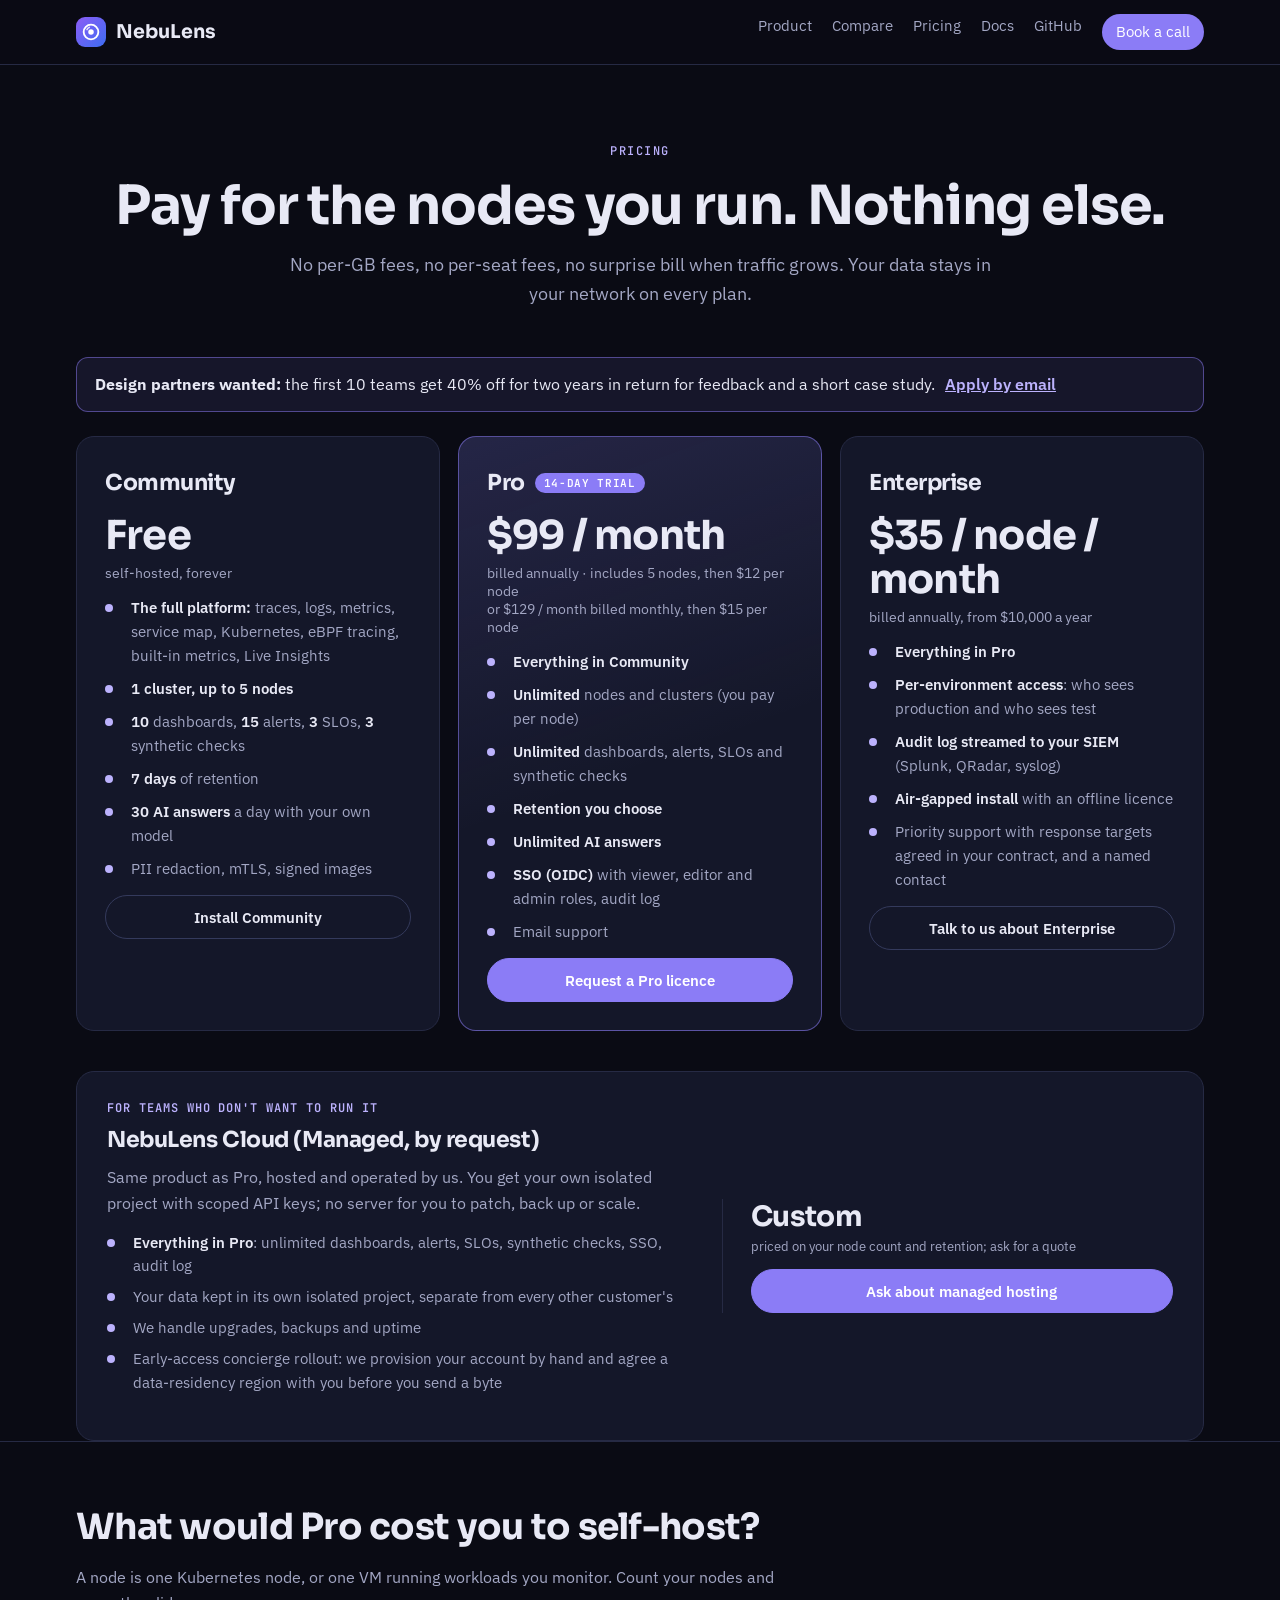
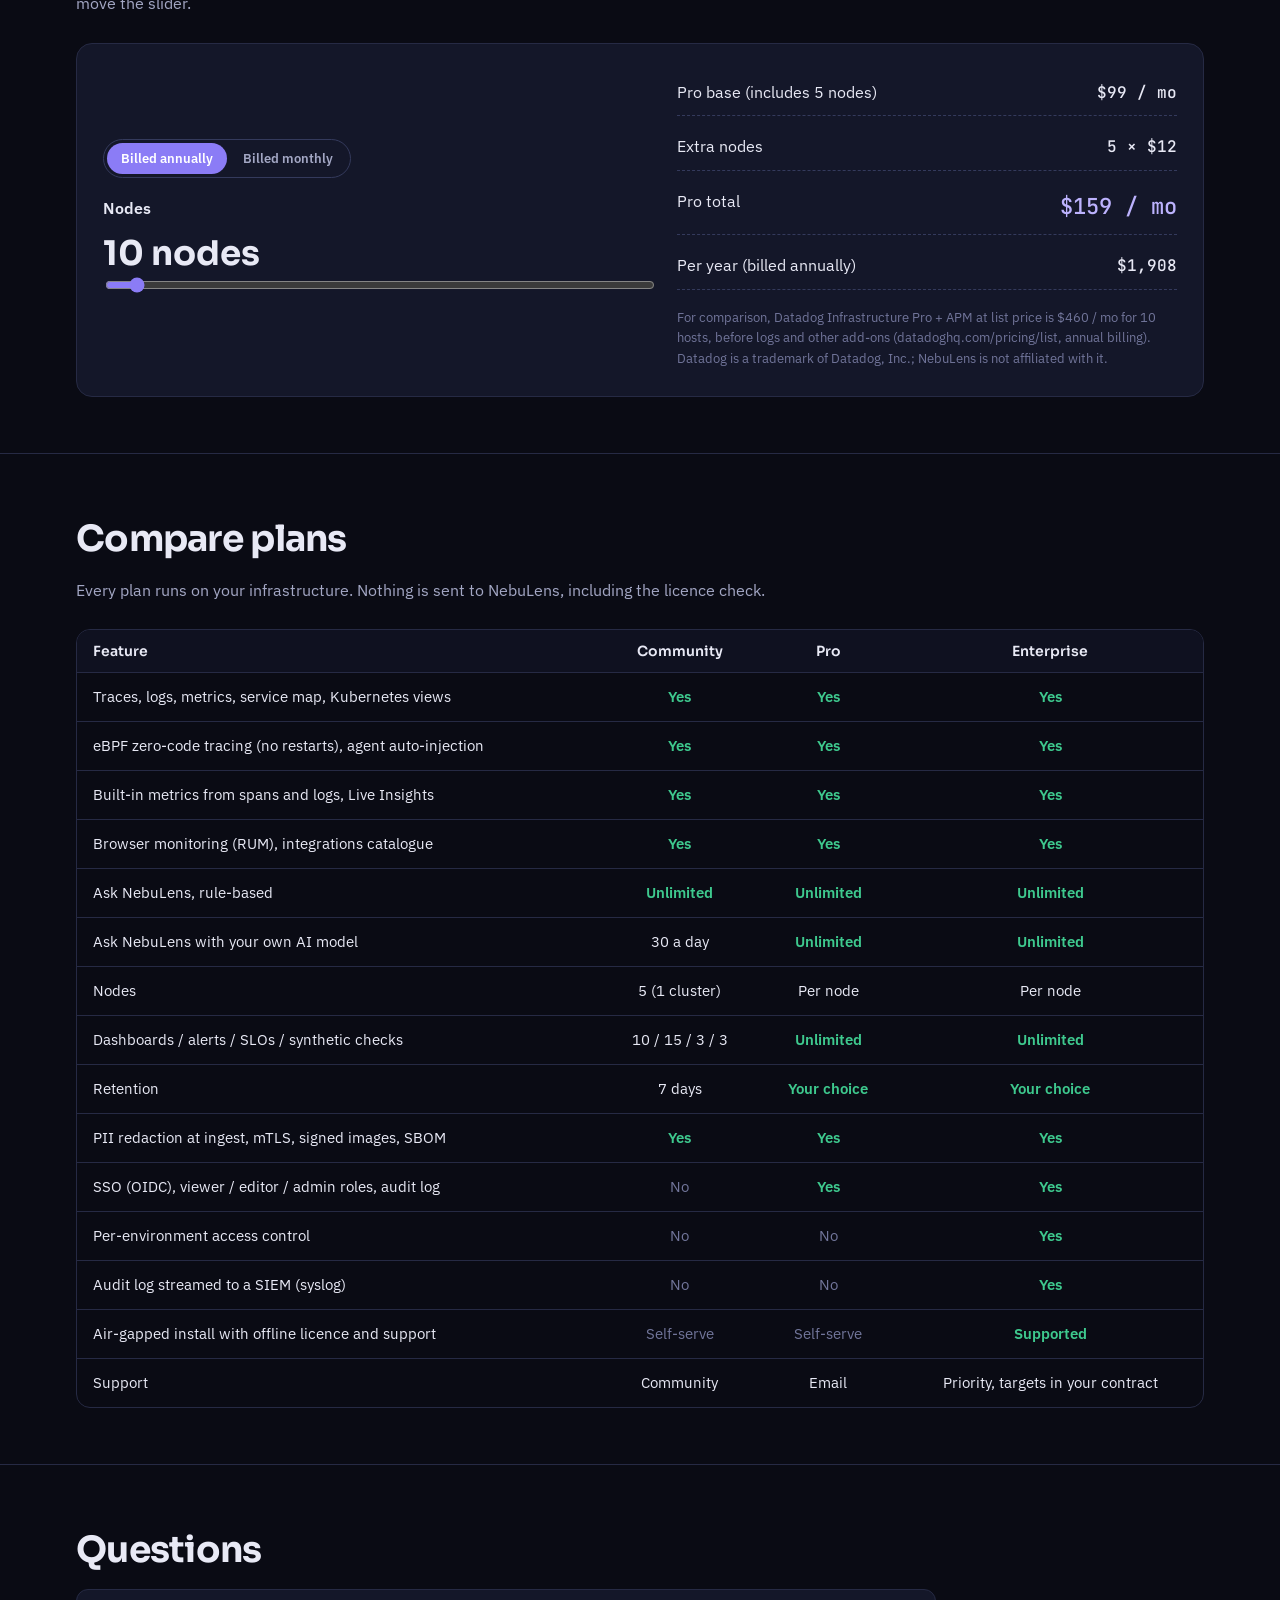
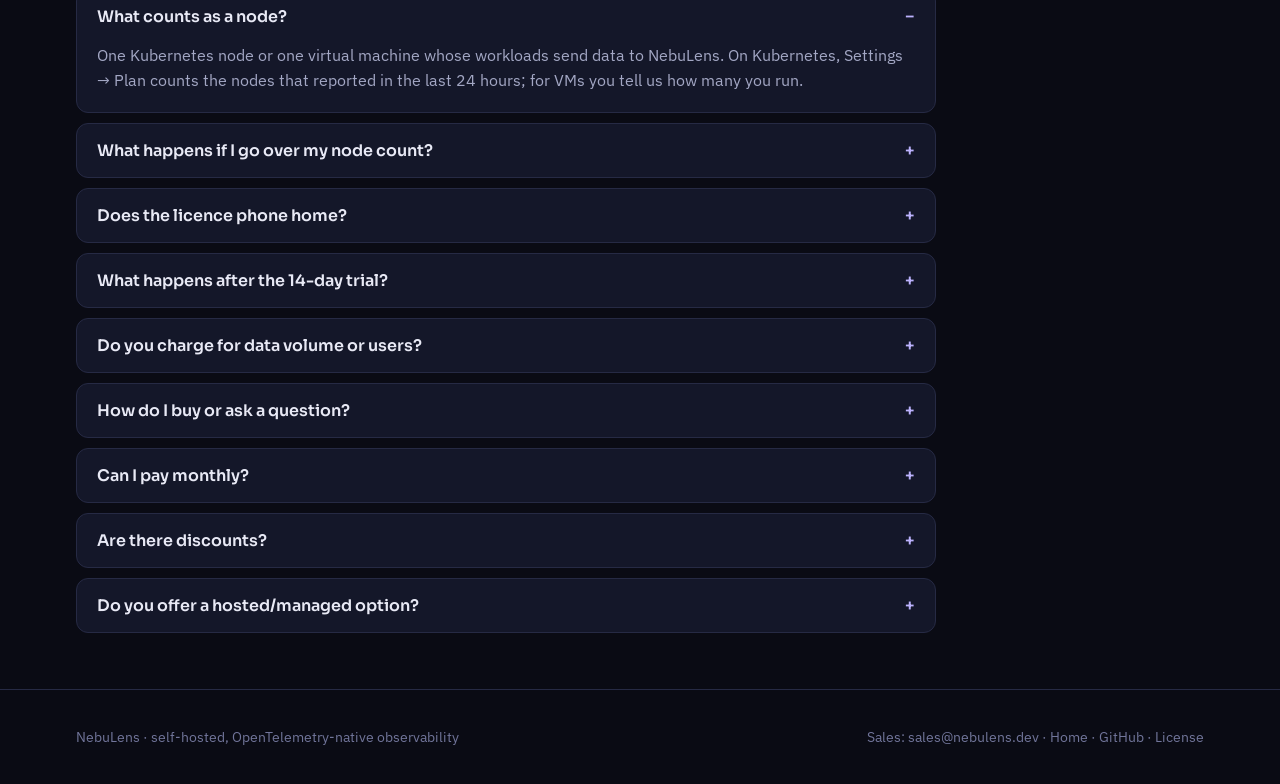
<file: docs/pricing.html>
<!doctype html>
<html lang="en">
<head>
<meta charset="utf-8">
<meta name="viewport" content="width=device-width, initial-scale=1, viewport-fit=cover">
<title>NebuLens Pricing</title>
<meta property="og:type" content="website">
<meta property="og:site_name" content="NebuLens">
<meta property="og:title" content="NebuLens Pricing">
<meta property="og:description" content="NebuLens pricing: free Community edition, Pro from $99 a month including 5 nodes (or $129 billed monthly), and Enterprise. No per-GB, per-host-volume or per-seat fees.">
<meta property="og:url" content="https://nebulens.dev/pricing.html">
<meta property="og:image" content="https://nebulens.dev/img/og-card.jpg">
<meta property="og:image:width" content="1200">
<meta property="og:image:height" content="630">
<meta property="og:image:alt" content="NebuLens: observability that stays inside your network">
<meta name="twitter:card" content="summary_large_image">
<link rel="canonical" href="https://nebulens.dev/pricing.html">
<meta name="description" content="NebuLens pricing: free Community edition, Pro from $99 a month including 5 nodes (or $129 billed monthly), and Enterprise. No per-GB, per-host-volume or per-seat fees.">
<link rel="icon" type="image/svg+xml" href="data:image/svg+xml,%3Csvg xmlns=%27http://www.w3.org/2000/svg%27 viewBox=%270 0 24 24%27%3E%3Cdefs%3E%3ClinearGradient id=%27g%27 x1=%270%27 y1=%270%27 x2=%271%27 y2=%271%27%3E%3Cstop offset=%270%27 stop-color=%27%238b5cf6%27/%3E%3Cstop offset=%271%27 stop-color=%27%233d6df2%27/%3E%3C/linearGradient%3E%3C/defs%3E%3Crect width=%2724%27 height=%2724%27 rx=%276%27 fill=%27url(%23g)%27/%3E%3Ccircle cx=%2712%27 cy=%2712%27 r=%277%27 fill=%27none%27 stroke=%27white%27 stroke-width=%272%27/%3E%3Ccircle cx=%2712%27 cy=%2712%27 r=%272.8%27 fill=%27white%27/%3E%3C/svg%3E">
<link rel="preconnect" href="https://fonts.googleapis.com">
<link rel="preconnect" href="https://fonts.gstatic.com" crossorigin>
<link rel="stylesheet" href="https://fonts.googleapis.com/css2?family=Sora:wght@400;600;700&family=IBM+Plex+Sans:wght@400;500;600&family=JetBrains+Mono:wght@400;500&display=swap">
<style>
/* Layout: three plan cards, a node calculator, the full feature table, FAQ. Same dark observatory style as the home page. */
:root{color-scheme:dark;--bg:#0a0b14;--bg-2:#0f1120;--panel:#141729;--line:#262a44;--line-2:#343a5c;--text:#e8e9f5;--muted:#a3a7c4;--dim:#71759a;
  --accent:#8b7cf6;--accent-2:#bcb2fd;--ok:#3ec98e;--display:"Sora","Segoe UI",system-ui,sans-serif;--body:"IBM Plex Sans","Segoe UI",system-ui,sans-serif;
  --mono:"JetBrains Mono",ui-monospace,Consolas,monospace}
*{box-sizing:border-box}
body{margin:0;background:var(--bg);color:var(--text);font:16px/1.6 var(--body);overflow-x:hidden}
a{color:var(--accent-2)}
a:focus-visible,button:focus-visible,input:focus-visible,summary:focus-visible{outline:2px solid var(--accent-2);outline-offset:3px;border-radius:6px}
.wrap{max-width:1160px;margin:0 auto;padding-left:max(16px,env(safe-area-inset-left,0px));padding-right:max(16px,env(safe-area-inset-right,0px))}
h1,h2,h3{font-family:var(--display);margin:0;letter-spacing:-.02em;text-wrap:balance}
p{margin:0}
nav{border-bottom:1px solid var(--line);background:rgba(10,11,20,.9)}
nav .wrap{display:flex;align-items:center;gap:24px;height:64px}
.brand{display:flex;align-items:center;gap:10px;text-decoration:none;color:var(--text);font:700 19px var(--display)}
.mark{width:30px;height:30px;border-radius:9px;background:linear-gradient(135deg,#8b5cf6,#3d6df2);display:grid;place-items:center;flex:none}
.mark svg{width:22px;height:22px;fill:none;stroke:#fff;stroke-width:2;stroke-linecap:round}.mark .core{fill:#fff;stroke:none}.mark .glint{stroke-width:1.6;opacity:.85}
nav .links{margin-left:auto;display:flex;gap:20px;font-size:15px}nav .links a{color:var(--muted);text-decoration:none}nav .links a:hover{color:var(--text)}
nav .links a.navcta{color:#fff;background:var(--accent);padding:6px 14px;border-radius:999px}
@media (max-width:640px){nav .links a:not(.navcta){display:none}}
header{padding-block:72px 40px;text-align:center}
.eyebrow{font:500 12px var(--mono);letter-spacing:.12em;text-transform:uppercase;color:var(--accent-2)}
header h1{font-size:clamp(34px,5vw,54px);line-height:1.08;margin-top:14px}
header p{color:var(--muted);font-size:18px;max-width:40em;margin:16px auto 0}
.plans{display:grid;grid-template-columns:repeat(3,1fr);gap:18px;padding-block:24px 40px}
.plan{border:1px solid var(--line);border-radius:18px;padding:28px;background:var(--panel);display:grid;gap:14px;align-content:start;min-width:0}
.plan.pro{border-color:rgba(139,124,246,.55);background:linear-gradient(160deg,rgba(139,124,246,.14),transparent 55%),var(--panel)}
.plan h3{font-size:22px;display:flex;align-items:center;gap:10px;flex-wrap:wrap}
.badge{font:600 11px var(--mono);letter-spacing:.06em;padding:3px 9px;border-radius:999px;background:var(--accent);color:#fff}
.price{font:700 40px var(--display);letter-spacing:-.02em;line-height:1.1}
.price small{display:block;font:400 14px var(--body);color:var(--muted);letter-spacing:0;margin-top:6px}
.plan ul{list-style:none;margin:0;padding:0;display:grid;gap:9px;font-size:15px}
.plan li{display:grid;grid-template-columns:18px 1fr;gap:8px;color:var(--muted)}
.plan li::before{content:"";width:8px;height:8px;margin-top:8px;border-radius:50%;background:var(--accent-2)}
.plan li b{color:var(--text);font-weight:600}
.btn{display:inline-flex;align-items:center;justify-content:center;height:44px;padding:0 18px;border-radius:999px;font:600 15px var(--body);text-decoration:none;border:1px solid var(--line-2);color:var(--text)}
.partner{border:1px solid rgba(139,124,246,.5);background:rgba(139,124,246,.1);border-radius:12px;padding:14px 18px;margin-top:8px}
.partner a{color:var(--accent-2);font-weight:600;margin-left:6px}
.btn.primary{background:var(--accent);border-color:var(--accent);color:#fff}
@media (max-width:900px){.plans{grid-template-columns:1fr}}
.managed{border:1px solid var(--line);border-radius:18px;padding:28px 30px;background:var(--panel);display:grid;grid-template-columns:1.3fr 1fr;gap:28px;align-items:center}
.managed h3{font-size:22px;margin-bottom:8px}
.managed .kicker{font:600 12px var(--mono);letter-spacing:.08em;text-transform:uppercase;color:var(--accent-2);margin-bottom:6px;display:block}
.managed p{color:var(--muted);margin-bottom:14px}
.managed ul{list-style:none;margin:0 0 18px;padding:0;display:grid;gap:8px;font-size:14.5px}
.managed li{display:grid;grid-template-columns:18px 1fr;gap:8px;color:var(--muted)}
.managed li::before{content:"";width:8px;height:8px;margin-top:8px;border-radius:50%;background:var(--accent-2)}
.managed li b{color:var(--text);font-weight:600}
.managed .side{border-left:1px solid var(--line);padding-left:28px;display:grid;gap:14px;align-content:center}
.managed .side .price{font:700 28px var(--display)}
.managed .side .price small{display:block;font:400 13px var(--body);color:var(--muted);margin-top:4px}
@media (max-width:760px){.managed{grid-template-columns:1fr}.managed .side{border-left:0;border-top:1px solid var(--line);padding-left:0;padding-top:18px}}
section{padding-block:56px;border-top:1px solid var(--line)}
section h2{font-size:clamp(26px,3.4vw,36px);margin-bottom:10px}
.sub{color:var(--muted);margin-bottom:26px;max-width:46em}
.calc{display:grid;grid-template-columns:1.1fr 1fr;gap:24px;background:var(--panel);border:1px solid var(--line);border-radius:16px;padding:26px;align-items:center}
.calc label{font-weight:600;display:block;margin-bottom:10px}
.billing{display:inline-flex;border:1px solid var(--line-2);border-radius:999px;padding:3px;margin-bottom:18px;gap:2px}
.seg{border:0;background:transparent;color:var(--muted);font:600 13px var(--body);padding:7px 14px;border-radius:999px;cursor:pointer}
.seg.on{background:var(--accent);color:#fff}
.calc input[type=range]{width:100%;accent-color:var(--accent)}
.nodes{font:700 34px var(--display)}
.result{display:grid;gap:8px}
.row{display:flex;justify-content:space-between;gap:16px;padding:10px 0;border-bottom:1px dashed var(--line-2);font-variant-numeric:tabular-nums}
.row:last-child{border-bottom:0}
.row b{font-family:var(--mono);font-weight:500}
.row.big b{font-size:22px;color:var(--accent-2)}
.note{font-size:13px;color:var(--dim);margin-top:10px}
@media (max-width:760px){.calc{grid-template-columns:1fr}}
.tbl-wrap{overflow-x:auto;border:1px solid var(--line);border-radius:14px}
table{width:100%;border-collapse:collapse;min-width:640px;font-size:15px}
th,td{padding:12px 16px;border-bottom:1px solid var(--line);text-align:center}
th{font:600 14px var(--display);background:var(--bg-2)}
th:first-child,td:first-child{text-align:left}
tr:last-child td{border-bottom:0}
td.y{color:var(--ok);font-weight:600}td.n{color:var(--dim)}
.faq{display:grid;gap:10px;max-width:860px}
details{background:var(--panel);border:1px solid var(--line);border-radius:12px;padding:0 20px}
summary{cursor:pointer;list-style:none;padding:16px 0;font:600 16px var(--display);display:flex;justify-content:space-between;gap:12px}
summary::-webkit-details-marker{display:none}
summary::after{content:"+";color:var(--accent-2)}details[open] summary::after{content:"−"}
details p{padding:0 0 18px;color:var(--muted)}
footer{padding-block:36px;color:var(--dim);font-size:14px;border-top:1px solid var(--line)}
footer .wrap{display:flex;justify-content:space-between;gap:12px;flex-wrap:wrap}
footer a{color:var(--dim);text-decoration:none}
</style>
</head>
<body>
<nav aria-label="Main"><div class="wrap">
  <a class="brand" href="index.html"><span class="mark" aria-hidden="true"><svg viewBox="0 0 24 24"><circle cx="12" cy="12" r="8"/><circle class="core" cx="12" cy="12" r="3"/><path class="glint" d="M7.6 9.4a5 5 0 0 1 2.6-2.5"/></svg></span>NebuLens</a>
  <div class="links"><a href="index.html">Product</a><a href="compare.html">Compare</a><a href="pricing.html">Pricing</a><a href="https://github.com/syedammarsuhail/nebulens/blob/main/GETTING-STARTED.md">Docs</a><a href="https://github.com/syedammarsuhail/nebulens">GitHub</a><a class="navcta" href="mailto:sales@nebulens.dev?subject=20-minute%20architecture%20call&body=Company%3A%0ACluster%20size%20(nodes)%3A%0AWhat%20you%20want%20to%20check%3A%0ATimes%20that%20suit%20you%20(with%20time%20zone)%3A%0A">Book a call</a></div>
</div></nav>

<header><div class="wrap">
  <span class="eyebrow">Pricing</span>
  <h1>Pay for the nodes you run. Nothing else.</h1>
  <p>No per-GB fees, no per-seat fees, no surprise bill when traffic grows. Your data stays in your network on every plan.</p>
</div></header>

<div class="wrap"><div class="partner"><b>Design partners wanted:</b> the first 10 teams get 40% off for two years in return for feedback and a short case study. <a href="mailto:sales@nebulens.dev?subject=Design%20partner%20programme&body=Company%3A%0ACluster%20size%20(nodes)%3A%0AWhat%20you%20want%20to%20check%3A%0ATimes%20that%20suit%20you%20(with%20time%20zone)%3A%0A">Apply by email</a></div></div>

<div class="wrap plans">
  <div class="plan">
    <h3>Community</h3>
    <div class="price">Free<small>self-hosted, forever</small></div>
    <ul>
      <li><span><b>The full platform:</b> traces, logs, metrics, service map, Kubernetes, eBPF tracing, built-in metrics, Live Insights</span></li>
      <li><span><b>1 cluster, up to 5 nodes</b></span></li>
      <li><span><b>10</b> dashboards, <b>15</b> alerts, <b>3</b> SLOs, <b>3</b> synthetic checks</span></li>
      <li><span><b>7 days</b> of retention</span></li>
      <li><span><b>30 AI answers</b> a day with your own model</span></li>
      <li><span>PII redaction, mTLS, signed images</span></li>
    </ul>
    <a class="btn" href="https://github.com/syedammarsuhail/nebulens/blob/main/GETTING-STARTED.md">Install Community</a>
  </div>
  <div class="plan pro">
    <h3>Pro <span class="badge">14-DAY TRIAL</span></h3>
    <div class="price">$99 / month<small>billed annually · includes 5 nodes, then $12 per node<br>or $129 / month billed monthly, then $15 per node</small></div>
    <ul>
      <li><span><b>Everything in Community</b></span></li>
      <li><span><b>Unlimited</b> nodes and clusters (you pay per node)</span></li>
      <li><span><b>Unlimited</b> dashboards, alerts, SLOs and synthetic checks</span></li>
      <li><span><b>Retention you choose</b></span></li>
      <li><span><b>Unlimited AI answers</b></span></li>
      <li><span><b>SSO (OIDC)</b> with viewer, editor and admin roles, audit log</span></li>
      <li><span>Email support</span></li>
    </ul>
    <a class="btn primary" href="mailto:sales@nebulens.dev?subject=NebuLens%20Pro%20licence&body=Company%3A%0ANodes%3A%0AWhat%20we%20need%3A%0A">Request a Pro licence</a>
  </div>
  <div class="plan">
    <h3>Enterprise</h3>
    <div class="price">$35 / node / month<small>billed annually, from $10,000 a year</small></div>
    <ul>
      <li><span><b>Everything in Pro</b></span></li>
      <li><span><b>Per-environment access</b>: who sees production and who sees test</span></li>
      <li><span><b>Audit log streamed to your SIEM</b> (Splunk, QRadar, syslog)</span></li>
      <li><span><b>Air-gapped install</b> with an offline licence</span></li>
      <li><span>Priority support with response targets agreed in your contract, and a named contact</span></li>
    </ul>
    <a class="btn" href="mailto:sales@nebulens.dev?subject=NebuLens%20Enterprise&body=Company%3A%0ANodes%3A%0ARequirements%20(SSO%2C%20air-gapped%2C%20compliance)%3A%0A">Talk to us about Enterprise</a>
  </div>
</div>

<div class="wrap">
  <div class="managed">
    <div>
      <span class="kicker">For teams who don't want to run it</span>
      <h3>NebuLens Cloud (Managed, by request)</h3>
      <p>Same product as Pro, hosted and operated by us. You get your own isolated project with scoped API keys; no server for you to patch, back up or scale.</p>
      <ul>
        <li><span><b>Everything in Pro</b>: unlimited dashboards, alerts, SLOs, synthetic checks, SSO, audit log</span></li>
        <li><span>Your data kept in its own isolated project, separate from every other customer's</span></li>
        <li><span>We handle upgrades, backups and uptime</span></li>
        <li><span>Early-access concierge rollout: we provision your account by hand and agree a data-residency region with you before you send a byte</span></li>
      </ul>
    </div>
    <div class="side">
      <div class="price">Custom<small>priced on your node count and retention; ask for a quote</small></div>
      <a class="btn primary" href="mailto:sales@nebulens.dev?subject=NebuLens%20Cloud%20(managed)&body=Company%3A%0AApprox.%20nodes%2Fdata%20volume%3A%0APreferred%20region%3A%0AWhat%20we%20need%3A%0A">Ask about managed hosting</a>
    </div>
  </div>
</div>

<section id="calculator"><div class="wrap">
  <h2>What would Pro cost you to self-host?</h2>
  <p class="sub">A node is one Kubernetes node, or one VM running workloads you monitor. Count your nodes and move the slider.</p>
  <div class="calc">
    <div>
      <div class="billing" role="group" aria-label="Billing">
        <button type="button" id="bill-annual" class="seg on" aria-pressed="true">Billed annually</button>
        <button type="button" id="bill-monthly" class="seg" aria-pressed="false">Billed monthly</button>
      </div>
      <label for="nodes-in">Nodes</label>
      <div class="nodes"><span id="nodes-out">10</span> nodes</div>
      <input id="nodes-in" type="range" min="1" max="200" value="10">
    </div>
    <div class="result" aria-live="polite">
      <div class="row"><span>Pro base (includes 5 nodes)</span><b id="base">$99 / mo</b></div>
      <div class="row"><span>Extra nodes</span><b id="extra">5 × $12</b></div>
      <div class="row big"><span>Pro total</span><b id="total">$159 / mo</b></div>
      <div class="row"><span id="year-label">Per year (billed annually)</span><b id="year">$1,908</b></div>
      <p class="note" id="compare"></p>
    </div>
  </div>
</div></section>

<section id="compare-plans"><div class="wrap">
  <h2>Compare plans</h2>
  <p class="sub">Every plan runs on your infrastructure. Nothing is sent to NebuLens, including the licence check.</p>
  <div class="tbl-wrap"><table>
    <thead><tr><th>Feature</th><th>Community</th><th>Pro</th><th>Enterprise</th></tr></thead>
    <tbody>
      <tr><td>Traces, logs, metrics, service map, Kubernetes views</td><td class="y">Yes</td><td class="y">Yes</td><td class="y">Yes</td></tr>
      <tr><td>eBPF zero-code tracing (no restarts), agent auto-injection</td><td class="y">Yes</td><td class="y">Yes</td><td class="y">Yes</td></tr>
      <tr><td>Built-in metrics from spans and logs, Live Insights</td><td class="y">Yes</td><td class="y">Yes</td><td class="y">Yes</td></tr>
      <tr><td>Browser monitoring (RUM), integrations catalogue</td><td class="y">Yes</td><td class="y">Yes</td><td class="y">Yes</td></tr>
      <tr><td>Ask NebuLens, rule-based</td><td class="y">Unlimited</td><td class="y">Unlimited</td><td class="y">Unlimited</td></tr>
      <tr><td>Ask NebuLens with your own AI model</td><td>30 a day</td><td class="y">Unlimited</td><td class="y">Unlimited</td></tr>
      <tr><td>Nodes</td><td>5 (1 cluster)</td><td>Per node</td><td>Per node</td></tr>
      <tr><td>Dashboards / alerts / SLOs / synthetic checks</td><td>10 / 15 / 3 / 3</td><td class="y">Unlimited</td><td class="y">Unlimited</td></tr>
      <tr><td>Retention</td><td>7 days</td><td class="y">Your choice</td><td class="y">Your choice</td></tr>
      <tr><td>PII redaction at ingest, mTLS, signed images, SBOM</td><td class="y">Yes</td><td class="y">Yes</td><td class="y">Yes</td></tr>
      <tr><td>SSO (OIDC), viewer / editor / admin roles, audit log</td><td class="n">No</td><td class="y">Yes</td><td class="y">Yes</td></tr>
      <tr><td>Per-environment access control</td><td class="n">No</td><td class="n">No</td><td class="y">Yes</td></tr>
      <tr><td>Audit log streamed to a SIEM (syslog)</td><td class="n">No</td><td class="n">No</td><td class="y">Yes</td></tr>
      <tr><td>Air-gapped install with offline licence and support</td><td class="n">Self-serve</td><td class="n">Self-serve</td><td class="y">Supported</td></tr>
      <tr><td>Support</td><td>Community</td><td>Email</td><td>Priority, targets in your contract</td></tr>
    </tbody>
  </table></div>
</div></section>

<section id="faq"><div class="wrap">
  <h2>Questions</h2>
  <div class="faq">
    <details open><summary>What counts as a node?</summary><p>One Kubernetes node or one virtual machine whose workloads send data to NebuLens. On Kubernetes, Settings → Plan counts the nodes that reported in the last 24 hours; for VMs you tell us how many you run.</p></details>
    <details><summary>What happens if I go over my node count?</summary><p>A banner tells you, and nothing else changes. NebuLens never refuses or deletes your data because of the licence.</p></details>
    <details><summary>Does the licence phone home?</summary><p>No. Keys are signed and checked offline inside your install, so NebuLens works in air-gapped networks and never reports usage.</p></details>
    <details><summary>What happens after the 14-day trial?</summary><p>NebuLens keeps running as Community. Nothing is deleted; limits above Community stop applying to new items until you add a licence.</p></details>
    <details><summary>Do you charge for data volume or users?</summary><p>No. Pro and Enterprise are priced by node only. Send as many traces, logs and metrics as your hardware can store, with as many users as you like.</p></details>
    <details><summary>How do I buy or ask a question?</summary><p>Email <b>sales@nebulens.dev</b> with your company, node count and needs; you get a quote and a licence key, usually within one business day. Prefer GitHub? <a href="https://github.com/syedammarsuhail/nebulens/issues/new?template=pro-enquiry.yml">Open a request there</a> (public).</p></details>
    <details><summary>Can I pay monthly?</summary><p>Yes. Pro is $129 a month billed monthly (5 nodes included, then $15 per node), or $99 a month billed annually (then $12 per node). Cancel a monthly plan any time; the licence runs to the end of the month you paid for.</p></details>
    <details><summary>Are there discounts?</summary><p>Startups (under 3 years old, under 30 people) get 50% off the first year. Our first 10 design partners get 40% off for two years in return for feedback and a case study.</p></details>
    <details><summary>Do you offer a hosted/managed option?</summary><p>Yes, by request: <a href="mailto:sales@nebulens.dev?subject=NebuLens%20Cloud%20(managed)">email us</a> and we provision an isolated, managed instance for you and agree a data-residency region together. This is a concierge rollout right now (we set it up by hand, not instant self-serve signup), priced on your node count and retention. Self-hosting stays the default, free-forever option for everyone else.</p></details>
  </div>
</div></section>

<footer><div class="wrap"><span>NebuLens · self-hosted, OpenTelemetry-native observability</span><span>Sales: <a href="mailto:sales@nebulens.dev">sales@nebulens.dev</a> · <a href="index.html">Home</a> · <a href="https://github.com/syedammarsuhail/nebulens">GitHub</a> · <a href="https://github.com/syedammarsuhail/nebulens/blob/main/LICENSE">License</a></span></div></footer>

<script>
(function () {
  var inp = document.getElementById("nodes-in"), fmt = function (n) { return "$" + n.toLocaleString("en-US"); };
  var monthly = false, A = document.getElementById("bill-annual"), M = document.getElementById("bill-monthly");
  function setBilling(m) {
    monthly = m;
    A.classList.toggle("on", !m); A.setAttribute("aria-pressed", String(!m));
    M.classList.toggle("on", m); M.setAttribute("aria-pressed", String(m));
    upd();
  }
  A.addEventListener("click", function () { setBilling(false); });
  M.addEventListener("click", function () { setBilling(true); });
  function upd() {
    var base = monthly ? 129 : 99, per = monthly ? 15 : 12;
    var n = +inp.value, extra = Math.max(0, n - 5), month = base + extra * per;
    document.getElementById("nodes-out").textContent = n;
    document.getElementById("base").textContent = fmt(base) + " / mo";
    document.getElementById("extra").textContent = extra + " × $" + per;
    document.getElementById("total").textContent = fmt(month) + " / mo";
    document.getElementById("year-label").textContent = monthly ? "Over 12 months (billed monthly)" : "Per year (billed annually)";
    document.getElementById("year").textContent = fmt(month * 12);
    // Datadog list prices, annual billing: Infrastructure Pro $15 + APM $31 per host per month (datadoghq.com/pricing/list)
    document.getElementById("compare").textContent = "For comparison, Datadog Infrastructure Pro + APM at list price is " + fmt(n * 46) +
      " / mo for " + n + " hosts, before logs and other add-ons (datadoghq.com/pricing/list, annual billing). Datadog is a trademark of Datadog, Inc.; NebuLens is not affiliated with it.";
  }
  inp.addEventListener("input", upd); upd();
})();
</script>
</body>
</html>
</file>
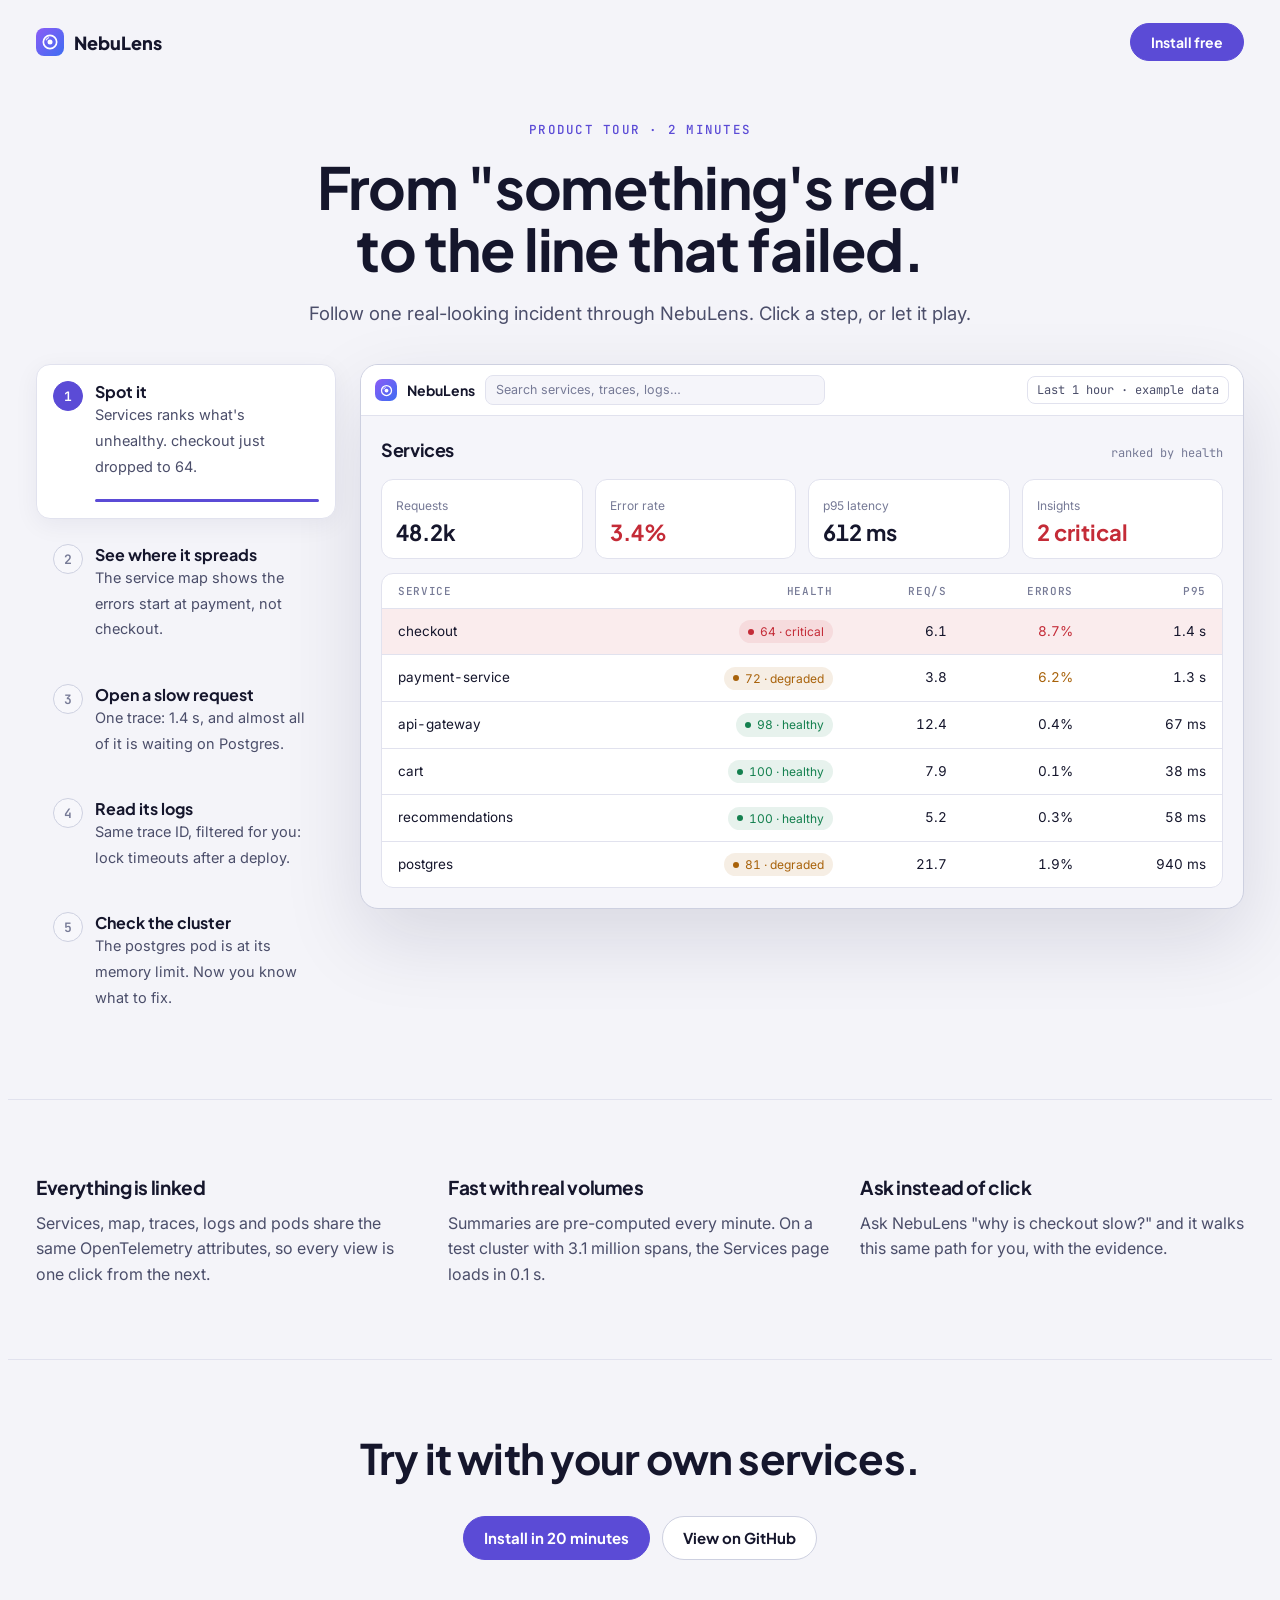
<file: docs/tour.html>
<!doctype html>
<html lang="en">
<head>
<meta charset="utf-8">
<meta name="viewport" content="width=device-width, initial-scale=1, viewport-fit=cover">
<link rel="icon" type="image/svg+xml" href="data:image/svg+xml,%3Csvg xmlns=%27http://www.w3.org/2000/svg%27 viewBox=%270 0 24 24%27%3E%3Cdefs%3E%3ClinearGradient id=%27g%27 x1=%270%27 y1=%270%27 x2=%271%27 y2=%271%27%3E%3Cstop offset=%270%27 stop-color=%27%238b5cf6%27/%3E%3Cstop offset=%271%27 stop-color=%27%233d6df2%27/%3E%3C/linearGradient%3E%3C/defs%3E%3Crect width=%2724%27 height=%2724%27 rx=%276%27 fill=%27url(%23g)%27/%3E%3Ccircle cx=%2712%27 cy=%2712%27 r=%277%27 fill=%27none%27 stroke=%27white%27 stroke-width=%272%27/%3E%3Ccircle cx=%2712%27 cy=%2712%27 r=%272.8%27 fill=%27white%27/%3E%3C/svg%3E">
<title>NebuLens Product Tour</title>
<meta property="og:type" content="website">
<meta property="og:site_name" content="NebuLens">
<meta property="og:title" content="NebuLens Product Tour">
<meta property="og:description" content="Self-hosted, OpenTelemetry-native observability on Postgres. No ClickHouse, no SaaS, works air-gapped.">
<meta property="og:url" content="https://nebulens.dev/tour.html">
<meta property="og:image" content="https://nebulens.dev/img/og-card.jpg">
<meta property="og:image:width" content="1200">
<meta property="og:image:height" content="630">
<meta property="og:image:alt" content="NebuLens: observability that stays inside your network">
<meta name="twitter:card" content="summary_large_image">
<link rel="canonical" href="https://nebulens.dev/tour.html">
<meta name="description" content="Self-hosted, OpenTelemetry-native observability on Postgres. No ClickHouse, no SaaS, works air-gapped.">
<meta name="claude:viewport-fit-sides" content="cover">
<link rel="preconnect" href="https://fonts.googleapis.com">
<link rel="preconnect" href="https://fonts.gstatic.com" crossorigin>
<link rel="stylesheet" href="https://fonts.googleapis.com/css2?family=Plus+Jakarta+Sans:wght@500;700;800&family=Inter:wght@400;500;600&family=JetBrains+Mono:wght@400;500&display=swap">
<style>
/* Layout: the product is the page. A short headline, then one large app window driven by a step list that follows
   a real incident from "something is red" to "here is the line that failed". */
:root{
  --bg:#f4f4f9; --surface:#ffffff; --surface-2:#f7f7fb; --line:#e1e2ee; --line-2:#cdd0e0;
  --text:#15162c; --text-2:#4b4e6a; --text-3:#767a96;
  --accent:#5b4bd6; --accent-soft:rgba(91,75,214,.09); --accent-ink:#ffffff;
  --ok:#14804f; --ok-soft:rgba(20,128,79,.10); --warn:#a8620a; --warn-soft:rgba(168,98,10,.11); --err:#c42b37; --err-soft:rgba(196,43,55,.09); --sky:#1f6fc4;
  --app-bg:#f5f5fa; --app-panel:#ffffff;
  --display:"Plus Jakarta Sans","Segoe UI",system-ui,sans-serif; --body:"Inter","Segoe UI",system-ui,sans-serif; --mono:"JetBrains Mono",ui-monospace,Consolas,monospace;
}
@media (prefers-color-scheme:dark){:root:not([data-theme="light"]){
  --bg:#0a0b14; --surface:#11131f; --surface-2:#161927; --line:#252940; --line-2:#333854;
  --text:#e8e9f5; --text-2:#a7abc6; --text-3:#757a99; --accent:#8b7cf6; --accent-soft:rgba(139,124,246,.14); --accent-ink:#ffffff;
  --ok:#3ec98e; --ok-soft:rgba(62,201,142,.12); --warn:#e9ab3e; --warn-soft:rgba(233,171,62,.13); --err:#f2656f; --err-soft:rgba(242,101,111,.13); --sky:#5aa9f5;
  --app-bg:#0b0d16; --app-panel:#11141f; color-scheme:dark}}
:root[data-theme="dark"]{
  --bg:#0a0b14; --surface:#11131f; --surface-2:#161927; --line:#252940; --line-2:#333854;
  --text:#e8e9f5; --text-2:#a7abc6; --text-3:#757a99; --accent:#8b7cf6; --accent-soft:rgba(139,124,246,.14); --accent-ink:#ffffff;
  --ok:#3ec98e; --ok-soft:rgba(62,201,142,.12); --warn:#e9ab3e; --warn-soft:rgba(233,171,62,.13); --err:#f2656f; --err-soft:rgba(242,101,111,.13); --sky:#5aa9f5;
  --app-bg:#0b0d16; --app-panel:#11141f; color-scheme:dark}
*{box-sizing:border-box}
@media (prefers-reduced-motion:reduce){*{animation:none!important;transition:none!important}}
body{background:var(--bg);color:var(--text);font:16px/1.6 var(--body);overflow-x:hidden}
a{color:inherit}
a:focus-visible,button:focus-visible{outline:2px solid var(--accent);outline-offset:3px;border-radius:6px}
.wrap{max-width:1240px;margin:0 auto;padding-left:max(16px,env(safe-area-inset-left,0px));padding-right:max(16px,env(safe-area-inset-right,0px))}
h1,h2,h3{font-family:var(--display);margin:0;letter-spacing:-.02em;text-wrap:balance}
p{margin:0}
.mark{width:28px;height:28px;border-radius:8px;background:linear-gradient(135deg,#8b5cf6,#3d6df2);display:grid;place-items:center;flex:none}
.mark svg{width:20px;height:20px;fill:none;stroke:#fff;stroke-width:2;stroke-linecap:round}.mark .core{fill:#fff;stroke:none}.mark .glint{stroke-width:1.6;opacity:.85}
.btn{display:inline-flex;align-items:center;height:44px;padding:0 20px;border-radius:999px;font:700 15px var(--display);text-decoration:none;border:1px solid var(--line-2);background:var(--surface)}
.btn.p{background:var(--accent);border-color:var(--accent);color:var(--accent-ink)}

nav .wrap{display:flex;align-items:center;gap:12px;height:68px}
.brand{display:flex;align-items:center;gap:10px;text-decoration:none;font:800 18px var(--display)}
nav .btn{margin-left:auto;height:38px;font-size:14px}

.intro{padding-block:40px 36px;text-align:center}
.intro .eyebrow{font:500 12.5px var(--mono);letter-spacing:.1em;text-transform:uppercase;color:var(--accent)}
.intro h1{font-size:clamp(34px,5vw,58px);line-height:1.08;margin:14px auto 0;max-width:15em}
.intro p{color:var(--text-2);font-size:18.5px;max-width:38em;margin:18px auto 0}

.tour{display:grid;grid-template-columns:300px 1fr;gap:24px;align-items:start;padding-bottom:72px}
.steps{display:grid;gap:8px;position:sticky;top:16px}
.steps button{all:unset;box-sizing:border-box;display:grid;grid-template-columns:30px 1fr;gap:12px;padding:16px;border-radius:14px;border:1px solid transparent;cursor:pointer;transition:background .2s,border-color .2s}
.steps button:hover{background:var(--surface)}
.steps button[aria-selected="true"]{background:var(--surface);border-color:var(--line);box-shadow:0 6px 24px rgba(20,20,60,.06)}
.steps .n{width:30px;height:30px;border-radius:50%;display:grid;place-items:center;font:600 13px var(--mono);background:var(--surface-2);border:1px solid var(--line-2);color:var(--text-3)}
.steps button[aria-selected="true"] .n{background:var(--accent);border-color:var(--accent);color:var(--accent-ink)}
.steps b{display:block;font:700 16px var(--display)}
.steps span{color:var(--text-2);font-size:14.5px}
.steps .bar{grid-column:2;height:3px;border-radius:2px;background:var(--line);overflow:hidden;margin-top:8px;display:none}
.steps button[aria-selected="true"] .bar{display:block}
.steps .bar i{display:block;height:100%;width:0;background:var(--accent)}
.steps.auto button[aria-selected="true"] .bar i{animation:fill 7s linear forwards}
@keyframes fill{to{width:100%}}
@media (max-width:980px){.tour{grid-template-columns:1fr}.steps{position:static;grid-template-columns:repeat(5,minmax(150px,1fr));overflow-x:auto}.steps span{display:none}}

.app{background:var(--app-bg);border:1px solid var(--line-2);border-radius:18px;overflow:hidden;box-shadow:0 30px 80px rgba(20,20,60,.12);min-width:0}
.chrome{display:flex;align-items:center;gap:10px;padding:10px 14px;border-bottom:1px solid var(--line);background:var(--app-panel)}
.chrome .mark{width:22px;height:22px;border-radius:7px}.chrome .mark svg{width:15px;height:15px}
.chrome b{font:700 14px var(--display)}
.search{flex:1;max-width:340px;height:30px;border-radius:8px;border:1px solid var(--line);background:var(--app-bg);font-size:12.5px;color:var(--text-3);display:flex;align-items:center;padding:0 10px}
.chrome .range{margin-left:auto;font:12px var(--mono);color:var(--text-2);border:1px solid var(--line);border-radius:8px;padding:5px 9px;white-space:nowrap}
.view{padding:20px;min-height:470px}
.view h3{font-size:18px}
.vh{display:flex;justify-content:space-between;align-items:baseline;gap:10px;margin-bottom:14px;flex-wrap:wrap}
.vh small{font:12px var(--mono);color:var(--text-3)}
.panel{background:var(--app-panel);border:1px solid var(--line);border-radius:12px;overflow:hidden}
.scroll{overflow-x:auto}
table{width:100%;border-collapse:collapse;font-size:13.5px;font-variant-numeric:tabular-nums}
th{font:500 11px var(--mono);letter-spacing:.06em;text-transform:uppercase;color:var(--text-3);text-align:right;padding:10px 16px;border-bottom:1px solid var(--line);white-space:nowrap}
td{padding:11px 16px;border-bottom:1px solid var(--line);text-align:right;white-space:nowrap}
th:first-child,td:first-child{text-align:left}
tr:last-child td{border-bottom:0}
tr.hl td{background:var(--err-soft)}
.pill{display:inline-flex;align-items:center;gap:6px;font-size:12px;padding:2px 9px;border-radius:999px;background:var(--ok-soft);color:var(--ok)}
.pill::before{content:"";width:6px;height:6px;border-radius:50%;background:currentColor}
.pill.w{background:var(--warn-soft);color:var(--warn)}.pill.e{background:var(--err-soft);color:var(--err)}
.kpis{display:grid;grid-template-columns:repeat(4,1fr);gap:12px;margin-bottom:14px}
.kpi{background:var(--app-panel);border:1px solid var(--line);border-radius:12px;padding:12px 14px}
.kpi small{color:var(--text-3);font-size:12px}
.kpi b{display:block;font:700 22px var(--display);font-variant-numeric:tabular-nums}
.kpi.e b{color:var(--err)}
@media (max-width:640px){.kpis{grid-template-columns:1fr 1fr}}
.map svg{width:100%;height:auto;display:block}
.wf{display:grid;gap:6px;padding:16px}
.wf .r{display:grid;grid-template-columns:minmax(120px,200px) 1fr 64px;gap:12px;align-items:center;font-size:13px}
.wf .r span{overflow:hidden;text-overflow:ellipsis;white-space:nowrap}
.wf .r em{font:normal 12px var(--mono);color:var(--text-3);text-align:right}
.wf .t{height:12px;position:relative;background:var(--app-bg);border-radius:4px}
.wf .t i{position:absolute;top:0;bottom:0;border-radius:4px;background:var(--accent)}
.wf .t i.e{background:var(--err)}
.attrs{border-top:1px solid var(--line);padding:14px 16px;display:grid;grid-template-columns:repeat(3,minmax(0,1fr));gap:10px;font:12px var(--mono)}
.attrs div{background:var(--app-bg);border:1px solid var(--line);border-radius:8px;padding:8px 10px;overflow:hidden;text-overflow:ellipsis;white-space:nowrap}
.attrs span{color:var(--text-3)}
@media (max-width:640px){.attrs{grid-template-columns:1fr}}
.logs{font:12.5px/1.95 var(--mono);padding:10px 16px}
.logs div{display:grid;grid-template-columns:96px 52px 110px 1fr;gap:10px;white-space:nowrap}
.logs .lv{font-weight:500}.logs .I{color:var(--sky)}.logs .W{color:var(--warn)}.logs .E{color:var(--err)}
.logs .m{overflow:hidden;text-overflow:ellipsis}
.facets{display:flex;gap:8px;flex-wrap:wrap;margin-bottom:12px}
.facets span{font:12px var(--mono);border:1px solid var(--line);background:var(--app-panel);border-radius:999px;padding:4px 10px;color:var(--text-2)}
.facets span.on{border-color:var(--accent);color:var(--accent);background:var(--accent-soft)}
.pods{display:grid;grid-template-columns:repeat(auto-fill,minmax(150px,1fr));gap:10px}
.pod{background:var(--app-panel);border:1px solid var(--line);border-radius:10px;padding:12px;display:grid;gap:6px;font-size:13px}
.pod b{font-weight:600;overflow:hidden;text-overflow:ellipsis;white-space:nowrap}
.meter{height:6px;border-radius:4px;background:var(--app-bg);overflow:hidden}
.meter i{display:block;height:100%;background:var(--accent)}
.meter i.w{background:var(--warn)}.meter i.e{background:var(--err)}
.pod small{color:var(--text-3);font:11.5px var(--mono)}
.pod.bad{border-color:var(--err)}

.below{border-top:1px solid var(--line);padding-block:72px}
.below .wrap{display:grid;grid-template-columns:repeat(3,1fr);gap:28px}
.below h3{font-size:19px;margin-bottom:8px}
.below p{color:var(--text-2)}
@media (max-width:860px){.below .wrap{grid-template-columns:1fr}}
.end{text-align:center;padding-block:64px 80px;border-top:1px solid var(--line)}
.end h2{font-size:clamp(28px,4vw,42px)}
.end .row{display:flex;gap:12px;justify-content:center;margin-top:24px;flex-wrap:wrap}
</style>
</head>
<body>

<nav aria-label="Main"><div class="wrap">
  <a class="brand" href="#top"><span class="mark" aria-hidden="true"><svg viewBox="0 0 24 24"><circle cx="12" cy="12" r="8"/><circle class="core" cx="12" cy="12" r="3"/><path class="glint" d="M7.6 9.4a5 5 0 0 1 2.6-2.5"/></svg></span>NebuLens</a>
  <a class="btn p" href="https://github.com/syedammarsuhail/nebulens/blob/main/GETTING-STARTED.md">Install free</a>
</div></nav>

<div class="intro" id="top"><div class="wrap">
  <span class="eyebrow">Product tour · 2 minutes</span>
  <h1>From "something's red" to the line that failed.</h1>
  <p>Follow one real-looking incident through NebuLens. Click a step, or let it play.</p>
</div></div>

<div class="wrap tour">
  <div class="steps auto" role="tablist" aria-label="Tour steps" id="steps">
    <button role="tab" aria-selected="true" aria-controls="v0" id="s0"><span class="n">1</span><div><b>Spot it</b><span>Services ranks what's unhealthy. checkout just dropped to 64.</span></div><div class="bar"><i></i></div></button>
    <button role="tab" aria-selected="false" aria-controls="v1" id="s1"><span class="n">2</span><div><b>See where it spreads</b><span>The service map shows the errors start at payment, not checkout.</span></div><div class="bar"><i></i></div></button>
    <button role="tab" aria-selected="false" aria-controls="v2" id="s2"><span class="n">3</span><div><b>Open a slow request</b><span>One trace: 1.4 s, and almost all of it is waiting on Postgres.</span></div><div class="bar"><i></i></div></button>
    <button role="tab" aria-selected="false" aria-controls="v3" id="s3"><span class="n">4</span><div><b>Read its logs</b><span>Same trace ID, filtered for you: lock timeouts after a deploy.</span></div><div class="bar"><i></i></div></button>
    <button role="tab" aria-selected="false" aria-controls="v4" id="s4"><span class="n">5</span><div><b>Check the cluster</b><span>The postgres pod is at its memory limit. Now you know what to fix.</span></div><div class="bar"><i></i></div></button>
  </div>

  <div class="app">
    <div class="chrome"><span class="mark" aria-hidden="true"><svg viewBox="0 0 24 24"><circle cx="12" cy="12" r="8"/><circle class="core" cx="12" cy="12" r="3"/><path class="glint" d="M7.6 9.4a5 5 0 0 1 2.6-2.5"/></svg></span><b>NebuLens</b><div class="search">Search services, traces, logs…</div><span class="range">Last 1 hour · example data</span></div>

    <div class="view" role="tabpanel" id="v0" aria-labelledby="s0">
      <div class="vh"><h3>Services</h3><small>ranked by health</small></div>
      <div class="kpis">
        <div class="kpi"><small>Requests</small><b>48.2k</b></div><div class="kpi e"><small>Error rate</small><b>3.4%</b></div>
        <div class="kpi"><small>p95 latency</small><b>612 ms</b></div><div class="kpi e"><small>Insights</small><b>2 critical</b></div>
      </div>
      <div class="panel scroll"><table>
        <thead><tr><th>Service</th><th>Health</th><th>Req/s</th><th>Errors</th><th>p95</th></tr></thead>
        <tbody>
          <tr class="hl"><td>checkout</td><td><span class="pill e">64 · critical</span></td><td>6.1</td><td style="color:var(--err)">8.7%</td><td>1.4 s</td></tr>
          <tr><td>payment-service</td><td><span class="pill w">72 · degraded</span></td><td>3.8</td><td style="color:var(--warn)">6.2%</td><td>1.3 s</td></tr>
          <tr><td>api-gateway</td><td><span class="pill">98 · healthy</span></td><td>12.4</td><td>0.4%</td><td>67 ms</td></tr>
          <tr><td>cart</td><td><span class="pill">100 · healthy</span></td><td>7.9</td><td>0.1%</td><td>38 ms</td></tr>
          <tr><td>recommendations</td><td><span class="pill">100 · healthy</span></td><td>5.2</td><td>0.3%</td><td>58 ms</td></tr>
          <tr><td>postgres</td><td><span class="pill w">81 · degraded</span></td><td>21.7</td><td>1.9%</td><td>940 ms</td></tr>
        </tbody>
      </table></div>
    </div>

    <div class="view map" role="tabpanel" id="v1" aria-labelledby="s1" hidden>
      <div class="vh"><h3>Service map</h3><small>edge colour = error rate</small></div>
      <div class="panel">
        <svg viewBox="0 0 760 400" role="img" aria-label="Service map: api-gateway calls checkout, cart and recommendations; checkout calls payment-service and pricing; payment-service calls postgres. The checkout to payment and payment to postgres edges are red.">
          <g fill="none" stroke-width="2.2">
            <path d="M150 200 C210 200 210 110 270 110" stroke="var(--line-2)"/><path d="M150 200 L270 200" stroke="var(--line-2)"/><path d="M150 200 C210 200 210 300 270 300" stroke="var(--line-2)"/>
            <path d="M410 110 C460 110 460 70 510 70" stroke="var(--err)" stroke-dasharray="6 5"/><path d="M410 110 C460 110 460 170 510 170" stroke="var(--line-2)"/>
            <path d="M410 300 C460 300 460 280 510 280" stroke="var(--line-2)"/>
            <path d="M640 70 C680 70 660 200 690 220" stroke="var(--err)" stroke-dasharray="6 5"/><path d="M640 280 C670 280 670 240 690 232" stroke="var(--line-2)"/>
          </g>
          <g font-family="Inter, sans-serif" font-size="13" font-weight="600">
            <rect x="20" y="176" width="130" height="48" rx="10" fill="var(--app-panel)" stroke="var(--line-2)"/><circle cx="40" cy="200" r="6" fill="var(--ok)"/><text x="54" y="205" fill="var(--text)">api-gateway</text>
            <rect x="270" y="86" width="140" height="48" rx="10" fill="var(--err-soft)" stroke="var(--err)"/><circle cx="290" cy="110" r="6" fill="var(--err)"/><text x="304" y="115" fill="var(--text)">checkout</text>
            <rect x="270" y="176" width="140" height="48" rx="10" fill="var(--app-panel)" stroke="var(--line-2)"/><circle cx="290" cy="200" r="6" fill="var(--ok)"/><text x="304" y="205" fill="var(--text)">cart</text>
            <rect x="270" y="276" width="140" height="48" rx="10" fill="var(--app-panel)" stroke="var(--line-2)"/><circle cx="290" cy="300" r="6" fill="var(--ok)"/><text x="304" y="305" fill="var(--text)">recommendations</text>
            <rect x="510" y="46" width="130" height="48" rx="10" fill="var(--err-soft)" stroke="var(--err)"/><circle cx="530" cy="70" r="6" fill="var(--warn)"/><text x="544" y="75" fill="var(--text)">payment</text>
            <rect x="510" y="146" width="130" height="48" rx="10" fill="var(--app-panel)" stroke="var(--line-2)"/><circle cx="530" cy="170" r="6" fill="var(--ok)"/><text x="544" y="175" fill="var(--text)">pricing</text>
            <rect x="510" y="256" width="130" height="48" rx="10" fill="var(--app-panel)" stroke="var(--line-2)"/><circle cx="530" cy="280" r="6" fill="var(--ok)"/><text x="544" y="285" fill="var(--text)">redis</text>
            <rect x="660" y="202" width="96" height="48" rx="10" fill="var(--app-panel)" stroke="var(--warn)"/><circle cx="678" cy="226" r="6" fill="var(--warn)"/><text x="690" y="231" fill="var(--text)">postgres</text>
          </g>
          <g font-family="JetBrains Mono, monospace" font-size="11" fill="var(--err)"><text x="438" y="62">6.2% err</text><text x="660" y="140">1.9% err</text></g>
        </svg>
      </div>
    </div>

    <div class="view" role="tabpanel" id="v2" aria-labelledby="s2" hidden>
      <div class="vh"><h3>Trace · POST /checkout</h3><small>1.42 s · 9 spans · 2 errors</small></div>
      <div class="panel">
        <div class="wf" aria-label="Trace waterfall">
          <div class="r"><span>api-gateway · POST /checkout</span><div class="t"><i style="left:0;width:100%"></i></div><em>1.42 s</em></div>
          <div class="r"><span>&nbsp;&nbsp;checkout · place_order</span><div class="t"><i class="e" style="left:2%;width:96%"></i></div><em>1.36 s</em></div>
          <div class="r"><span>&nbsp;&nbsp;&nbsp;&nbsp;cart · GET /items</span><div class="t"><i style="left:4%;width:6%"></i></div><em>84 ms</em></div>
          <div class="r"><span>&nbsp;&nbsp;&nbsp;&nbsp;pricing · quote</span><div class="t"><i style="left:11%;width:5%"></i></div><em>71 ms</em></div>
          <div class="r"><span>&nbsp;&nbsp;&nbsp;&nbsp;payment · charge</span><div class="t"><i class="e" style="left:17%;width:79%"></i></div><em>1.12 s</em></div>
          <div class="r"><span>&nbsp;&nbsp;&nbsp;&nbsp;&nbsp;&nbsp;postgres · SELECT … FOR UPDATE</span><div class="t"><i class="e" style="left:19%;width:72%"></i></div><em>1.02 s</em></div>
          <div class="r"><span>&nbsp;&nbsp;&nbsp;&nbsp;&nbsp;&nbsp;redis · GET session</span><div class="t"><i style="left:92%;width:2%"></i></div><em>3 ms</em></div>
        </div>
        <div class="attrs">
          <div><span>db.statement </span>SELECT … FOR UPDATE</div>
          <div><span>k8s.pod.name </span>postgres-0</div>
          <div><span>error </span>lock timeout</div>
        </div>
      </div>
    </div>

    <div class="view" role="tabpanel" id="v3" aria-labelledby="s3" hidden>
      <div class="vh"><h3>Logs</h3><small>trace_id = 4bf92f3577b34da6</small></div>
      <div class="facets"><span class="on">trace: 4bf92f35…</span><span>service: any</span><span>severity: ≥ INFO</span><span>env: production</span></div>
      <div class="panel scroll"><div class="logs">
        <div><span>14:19:02.004</span><span class="lv I">INFO</span><span>deploy</span><span class="m">payment-service v2.8.0 rolled out (3/3 pods)</span></div>
        <div><span>14:20:31.102</span><span class="lv I">INFO</span><span>checkout</span><span class="m">order 8812 started for cart 5531</span></div>
        <div><span>14:20:31.180</span><span class="lv W">WARN</span><span>payment</span><span class="m">connection pool busy (20/20), waiting</span></div>
        <div><span>14:20:32.391</span><span class="lv E">ERROR</span><span>postgres</span><span class="m">canceling statement due to lock timeout</span></div>
        <div><span>14:20:32.402</span><span class="lv E">ERROR</span><span>payment</span><span class="m">charge failed after 1 retry: lock timeout</span></div>
        <div><span>14:20:32.520</span><span class="lv I">INFO</span><span>checkout</span><span class="m">returned 502 to client</span></div>
      </div></div>
    </div>

    <div class="view" role="tabpanel" id="v4" aria-labelledby="s4" hidden>
      <div class="vh"><h3>Kubernetes · prod-eu-1</h3><small>pods in namespace shop</small></div>
      <div class="pods">
        <div class="pod bad"><b>postgres-0</b><small>memory 1.94 / 2 Gi</small><div class="meter"><i class="e" style="width:97%"></i></div><small>cpu 0.9 / 1 core</small><div class="meter"><i class="w" style="width:90%"></i></div></div>
        <div class="pod"><b>payment-7c9d-2kq</b><small>memory 410 / 1024 Mi</small><div class="meter"><i style="width:40%"></i></div><small>cpu 0.3 / 1 core</small><div class="meter"><i style="width:30%"></i></div></div>
        <div class="pod"><b>payment-7c9d-8xm</b><small>memory 395 / 1024 Mi</small><div class="meter"><i style="width:39%"></i></div><small>cpu 0.3 / 1 core</small><div class="meter"><i style="width:28%"></i></div></div>
        <div class="pod"><b>checkout-5f4b-h7r</b><small>memory 280 / 512 Mi</small><div class="meter"><i style="width:55%"></i></div><small>cpu 0.4 / 1 core</small><div class="meter"><i style="width:42%"></i></div></div>
        <div class="pod"><b>cart-66d8-pq2</b><small>memory 190 / 512 Mi</small><div class="meter"><i style="width:37%"></i></div><small>cpu 0.2 / 1 core</small><div class="meter"><i style="width:18%"></i></div></div>
        <div class="pod"><b>redis-0</b><small>memory 120 / 256 Mi</small><div class="meter"><i style="width:47%"></i></div><small>cpu 0.1 / 0.5 core</small><div class="meter"><i style="width:16%"></i></div></div>
      </div>
    </div>
  </div>
</div>

<section class="below"><div class="wrap">
  <div><h3>Everything is linked</h3><p>Services, map, traces, logs and pods share the same OpenTelemetry attributes, so every view is one click from the next.</p></div>
  <div><h3>Fast with real volumes</h3><p>Summaries are pre-computed every minute. On a test cluster with 3.1 million spans, the Services page loads in 0.1 s.</p></div>
  <div><h3>Ask instead of click</h3><p>Ask NebuLens "why is checkout slow?" and it walks this same path for you, with the evidence.</p></div>
</div></section>

<section class="end"><div class="wrap">
  <h2>Try it with your own services.</h2>
  <div class="row"><a class="btn p" href="https://github.com/syedammarsuhail/nebulens/blob/main/GETTING-STARTED.md">Install in 20 minutes</a><a class="btn" href="https://github.com/syedammarsuhail/nebulens">View on GitHub</a></div>
</div></section>

<script>
(function () {
  var box = document.getElementById("steps"), tabs = box.querySelectorAll("[role=tab]"), cur = 0, timer = null;
  var still = matchMedia("(prefers-reduced-motion: reduce)").matches;
  function show(i, user) {
    cur = i;
    tabs.forEach(function (t, j) {
      t.setAttribute("aria-selected", j === i ? "true" : "false"); t.tabIndex = j === i ? 0 : -1;
      document.getElementById(t.getAttribute("aria-controls")).hidden = j !== i;
    });
    if (user) stop(); else restartBar();
  }
  function restartBar() { var i = tabs[cur].querySelector(".bar i"); i.style.animation = "none"; void i.offsetWidth; i.style.animation = ""; }
  function stop() { clearInterval(timer); timer = null; box.classList.remove("auto"); }
  tabs.forEach(function (t, i) {
    t.addEventListener("click", function () { show(i, true); });
    t.addEventListener("keydown", function (e) {
      var k = e.key, n = tabs.length;
      if (k === "ArrowDown" || k === "ArrowRight") { e.preventDefault(); show((i + 1) % n, true); tabs[(i + 1) % n].focus(); }
      if (k === "ArrowUp" || k === "ArrowLeft") { e.preventDefault(); show((i + n - 1) % n, true); tabs[(i + n - 1) % n].focus(); }
    });
  });
  if (still) box.classList.remove("auto");
  else timer = setInterval(function () { show((cur + 1) % tabs.length, false); }, 7000);
})();
</script>

</body>
</html>
</file>
